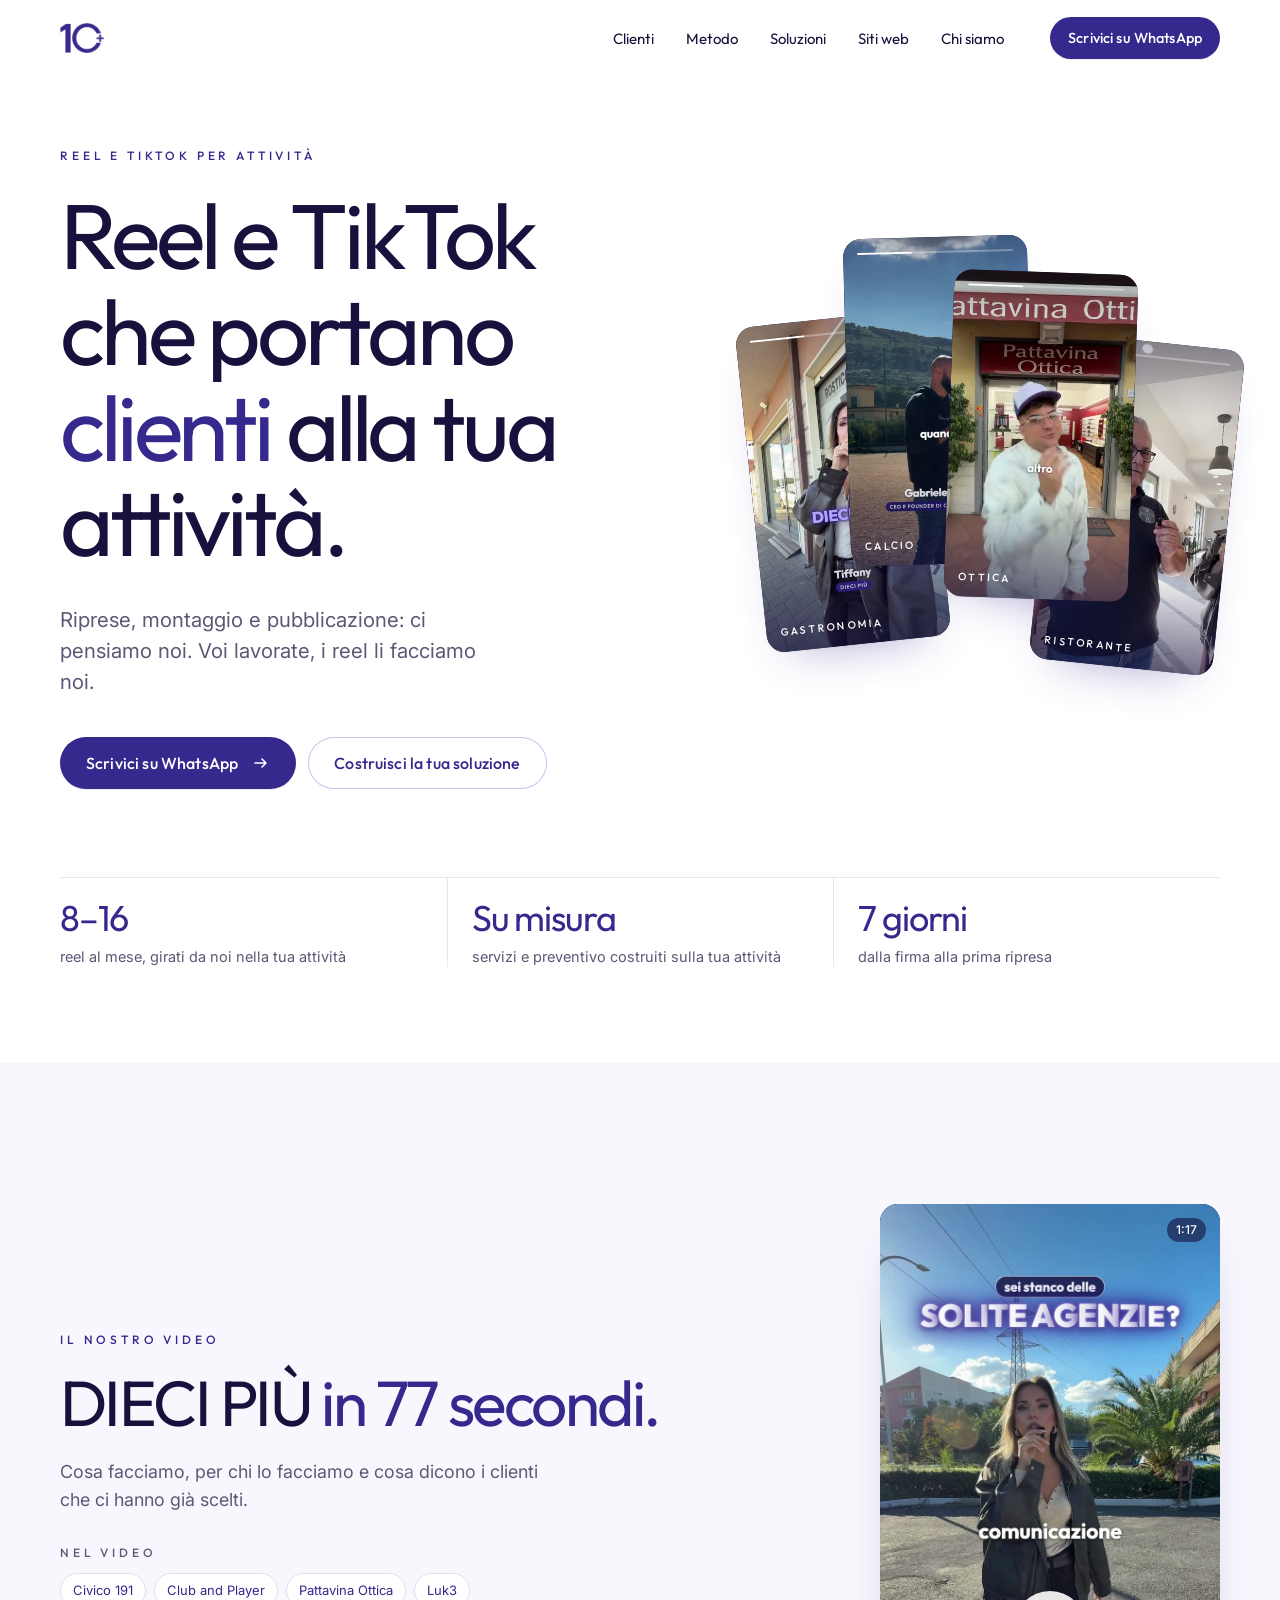
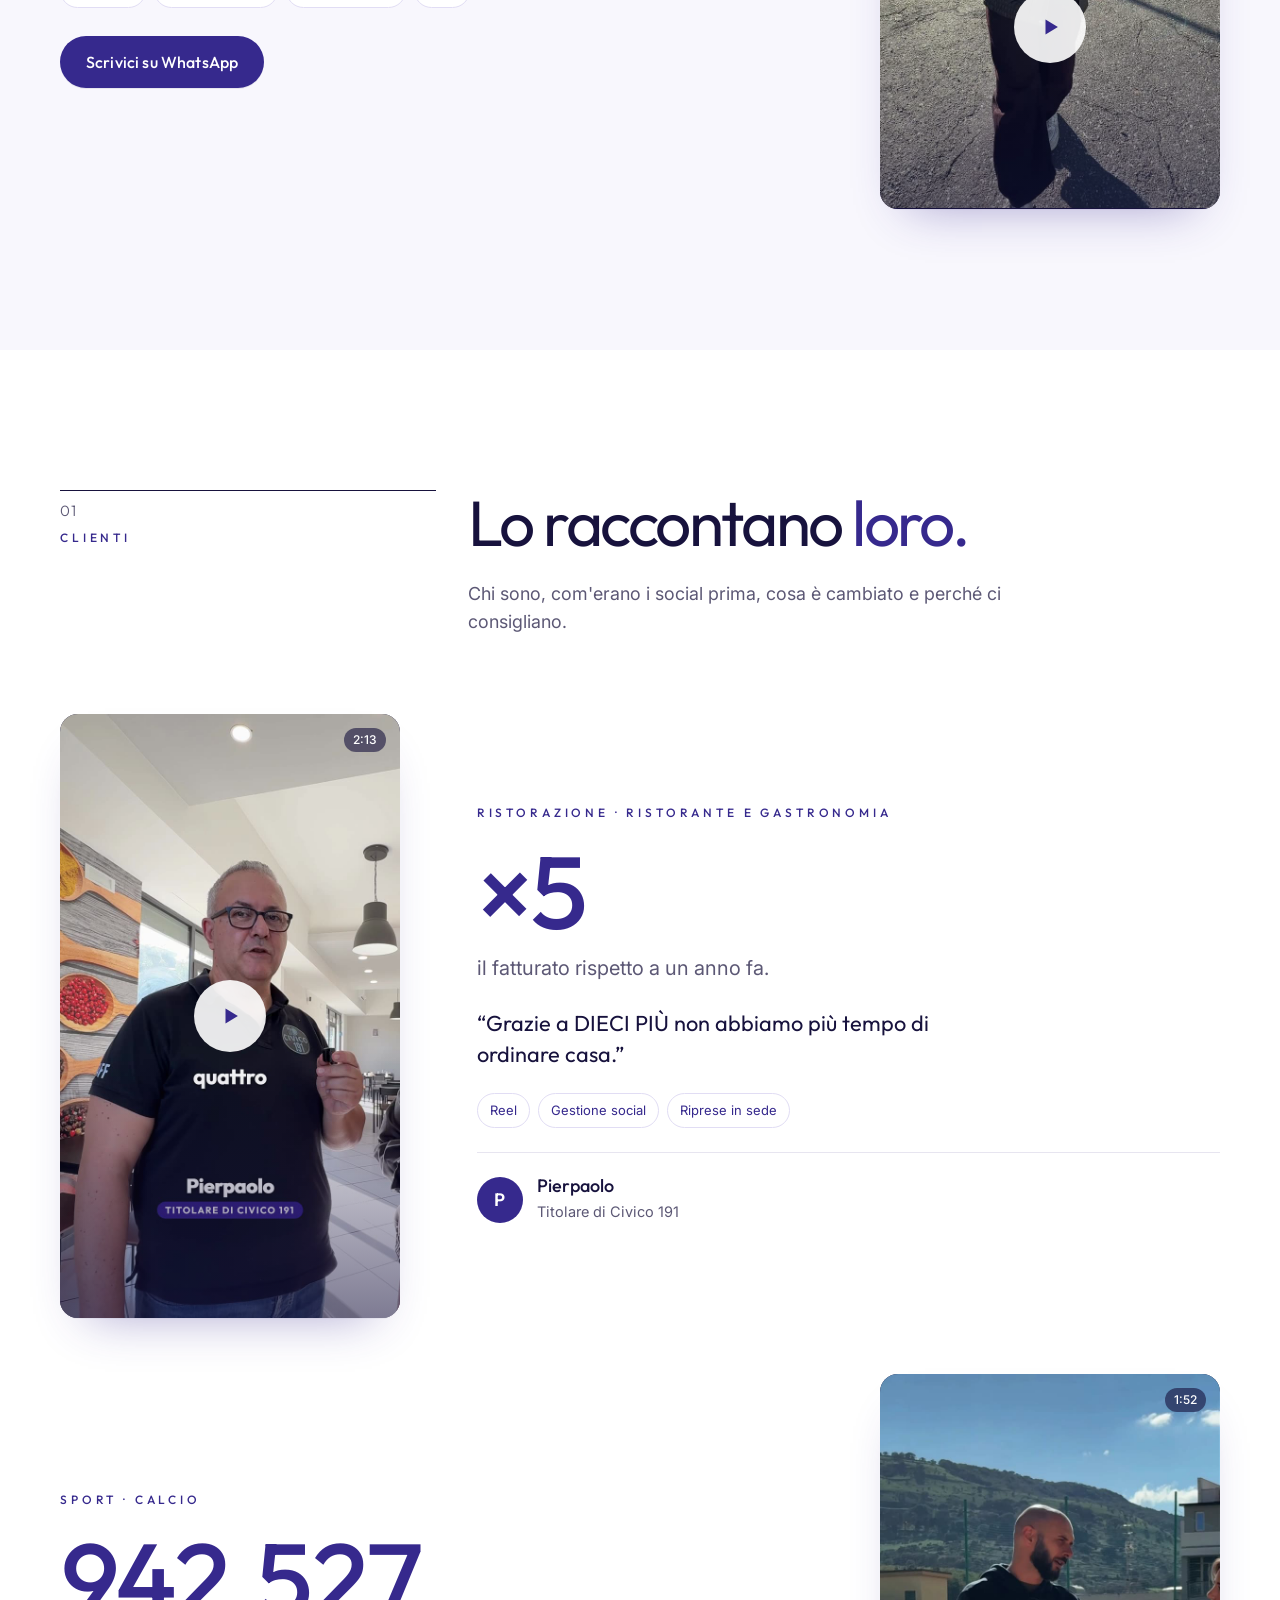
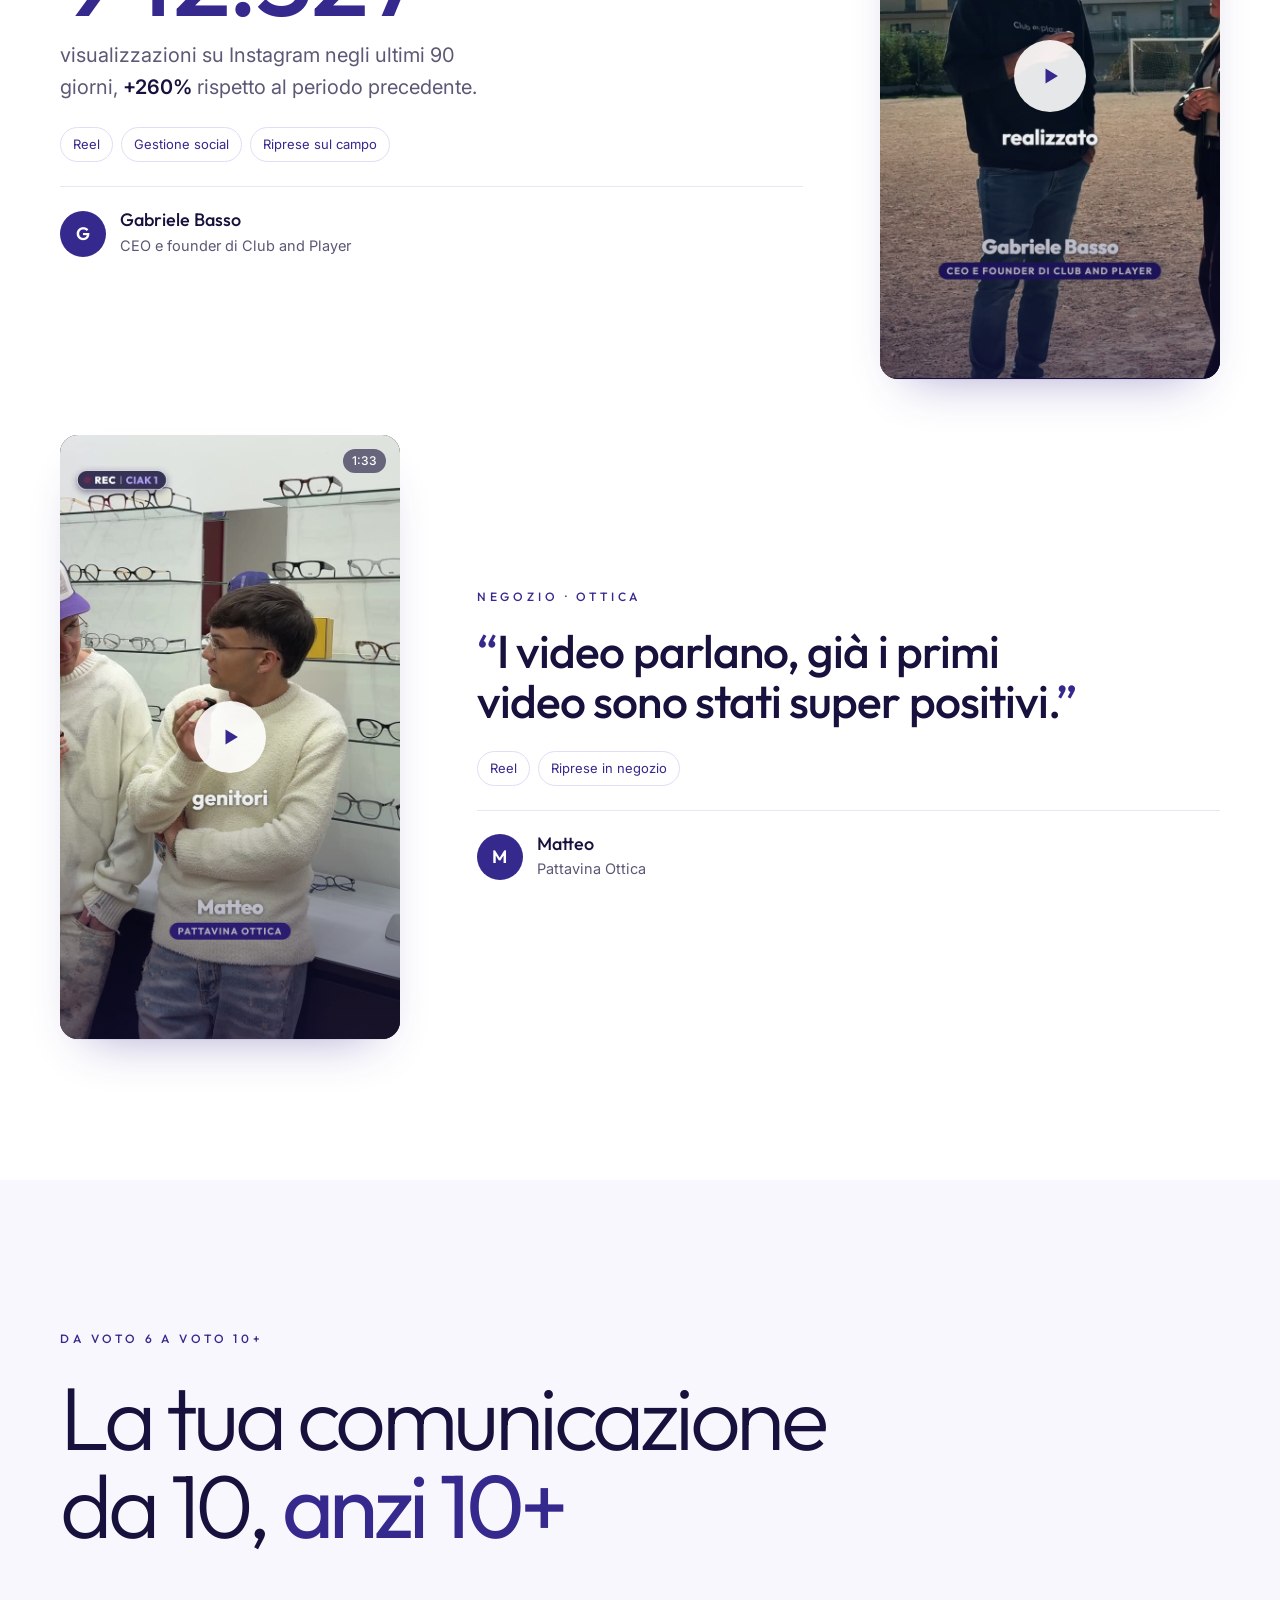
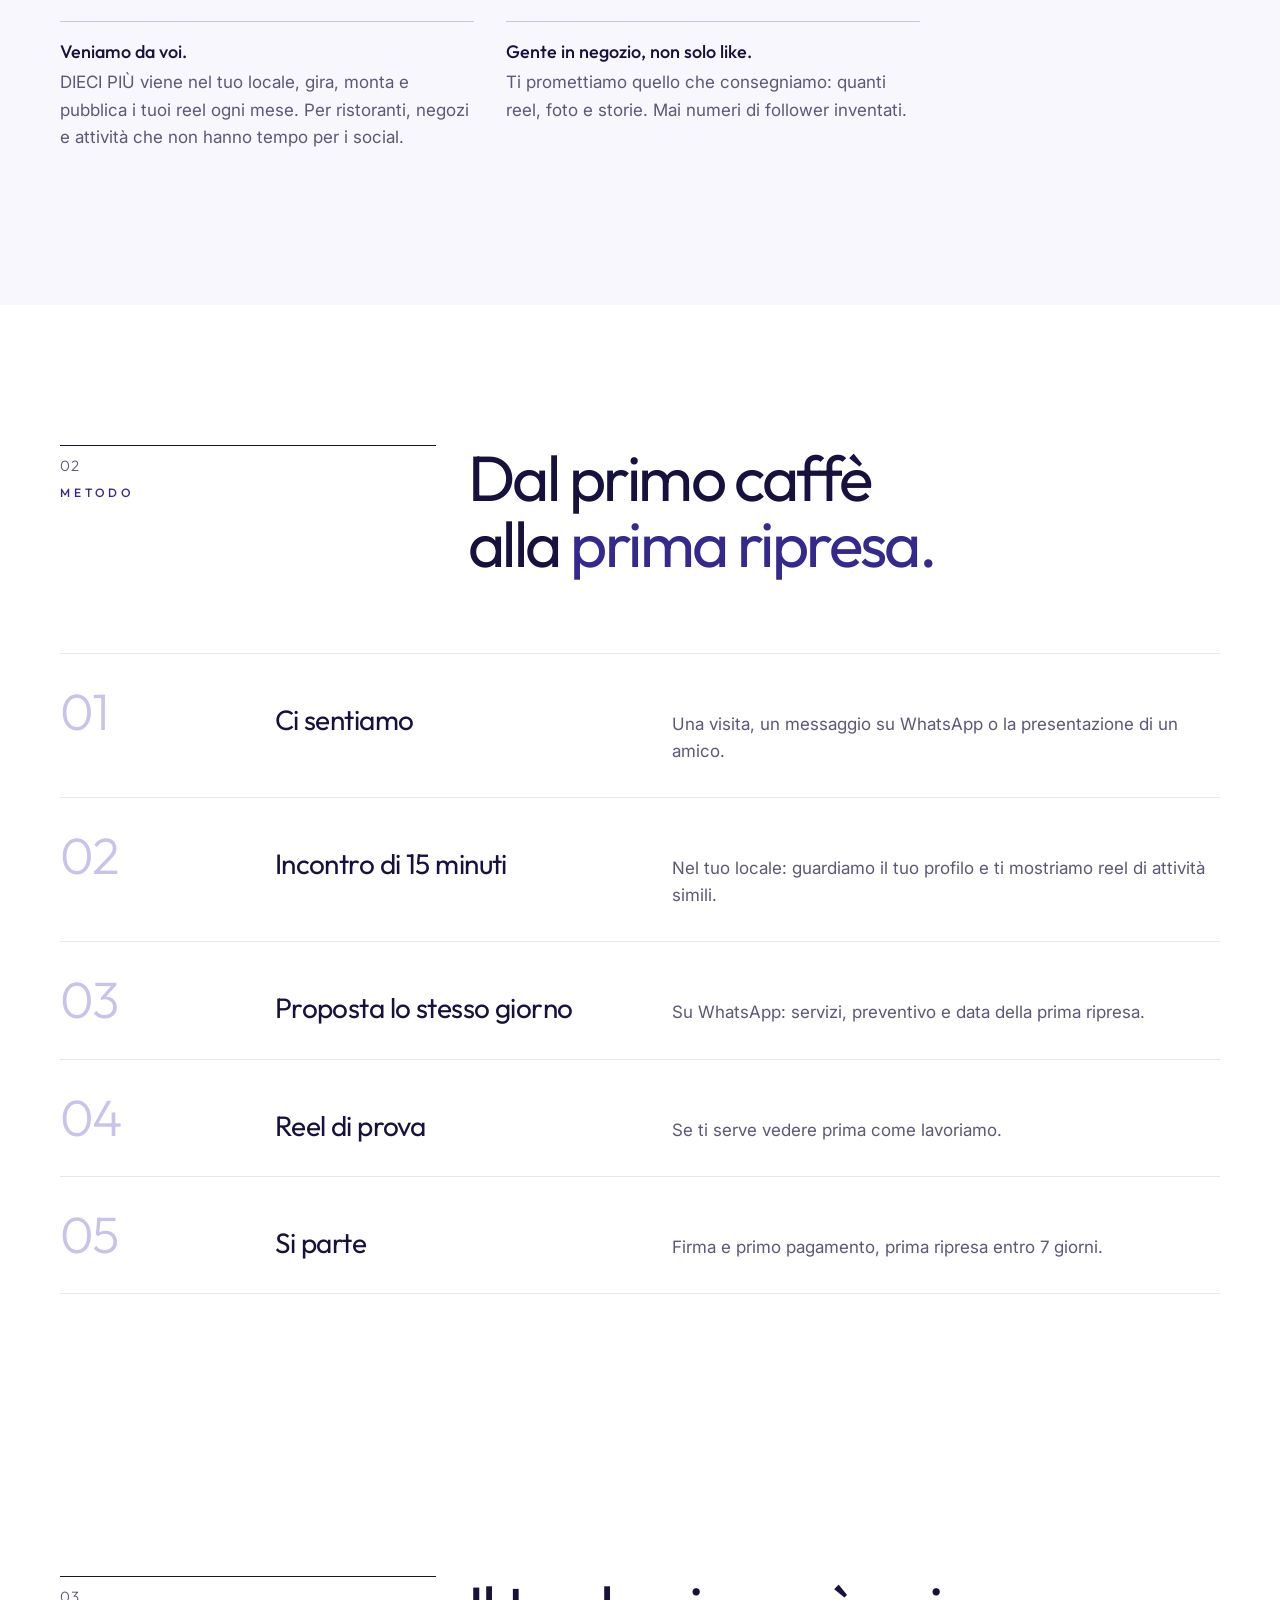
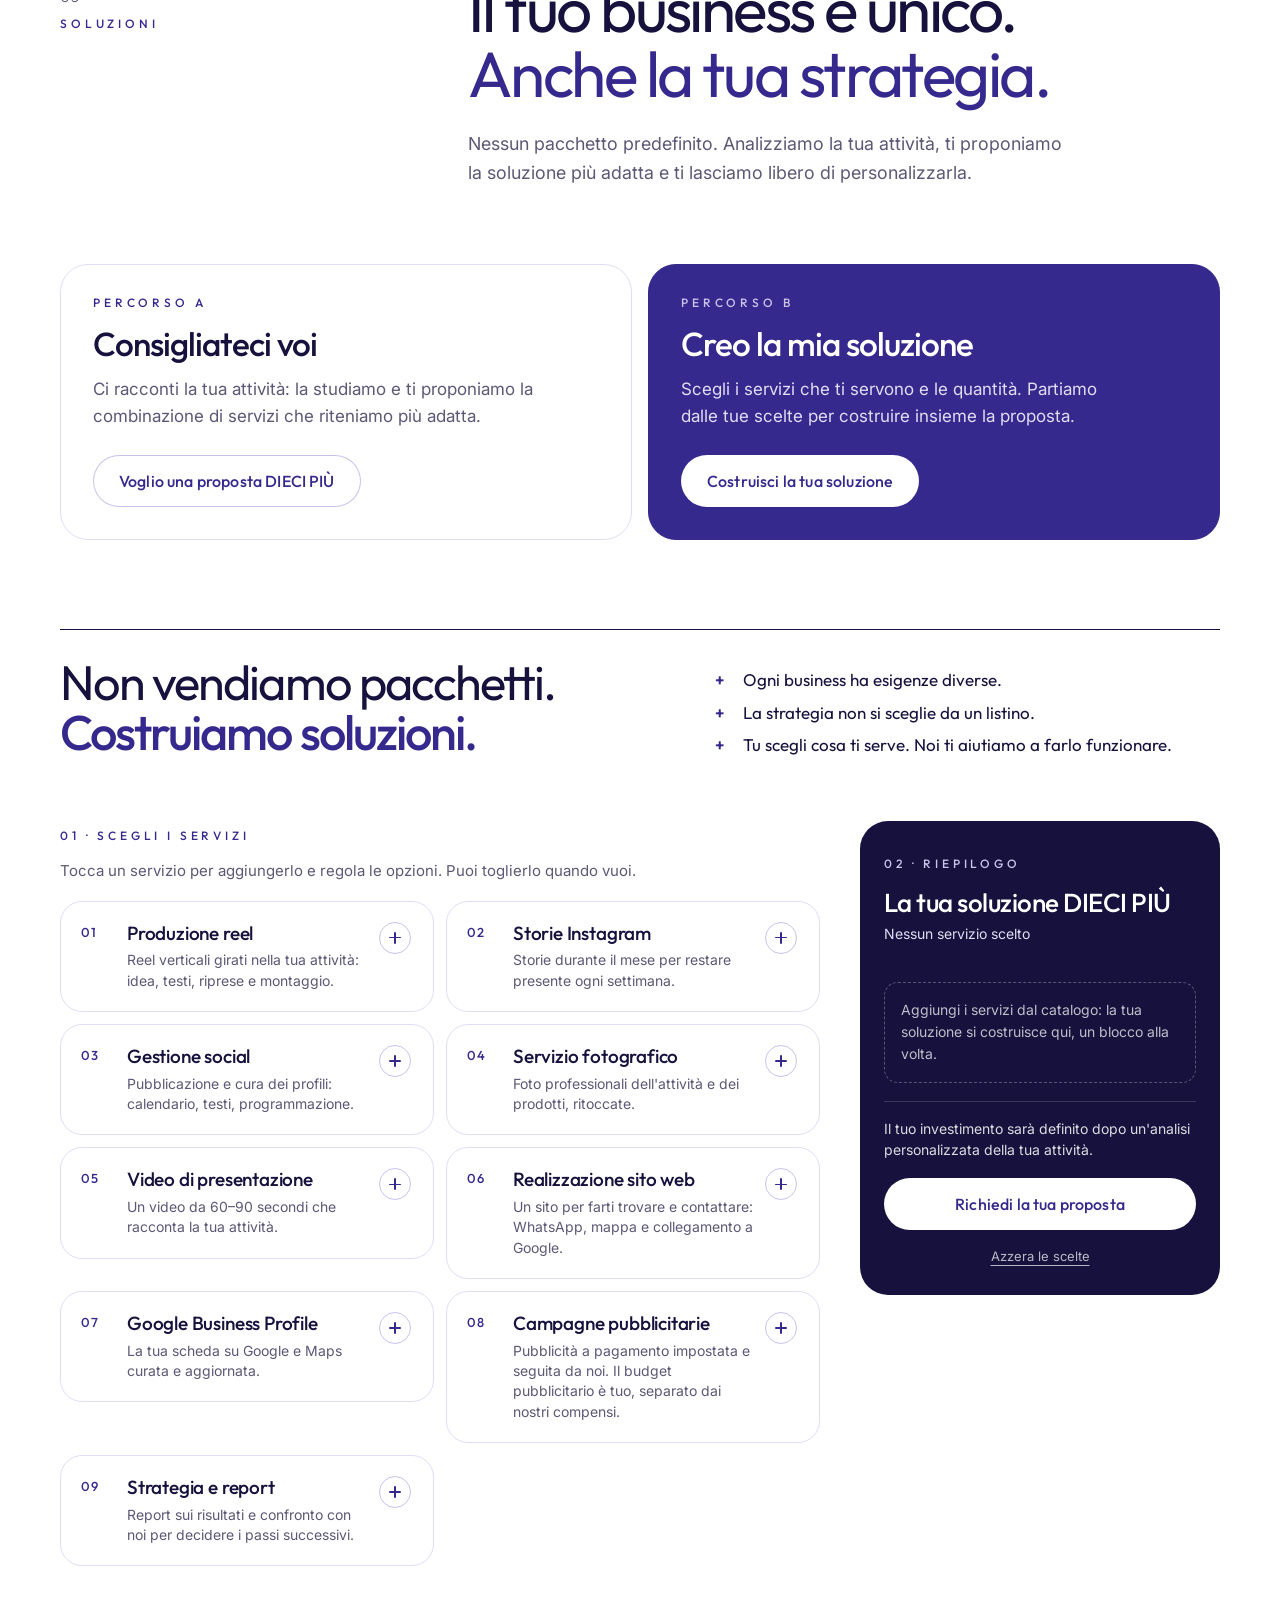
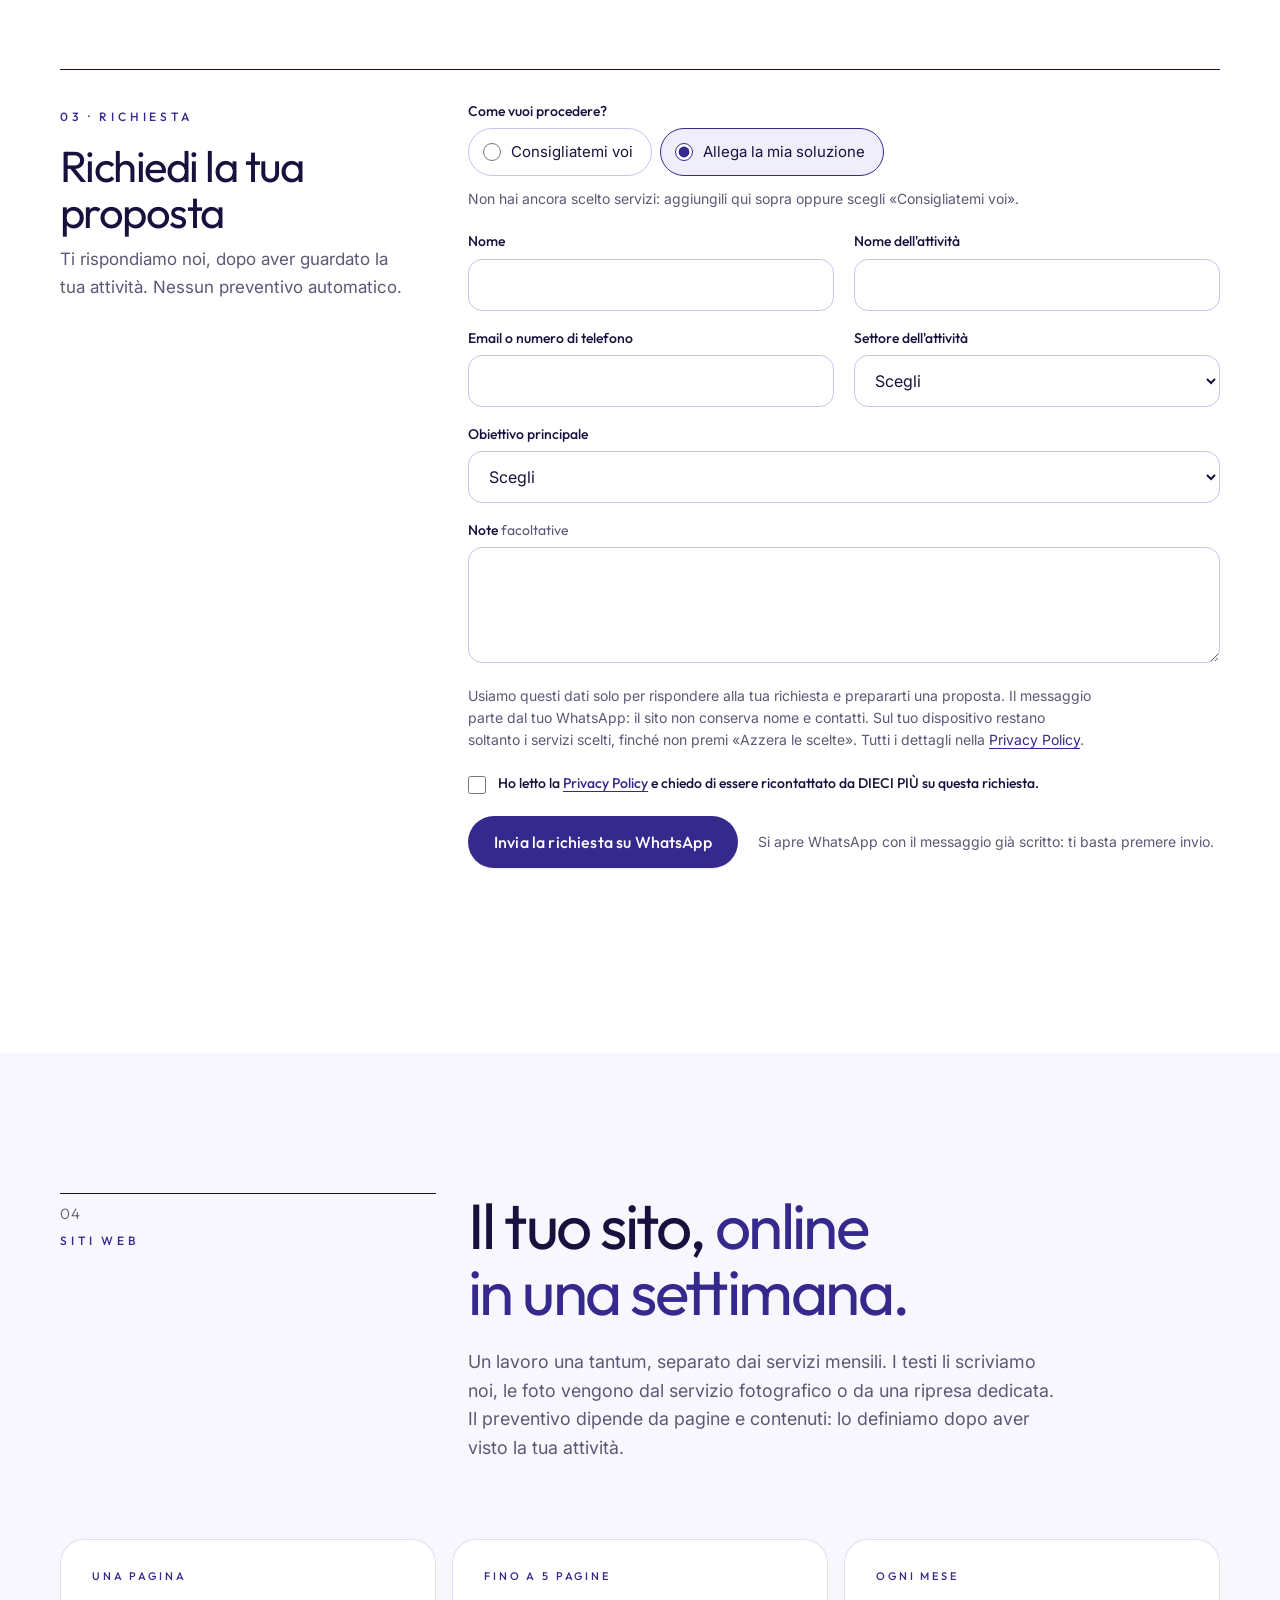
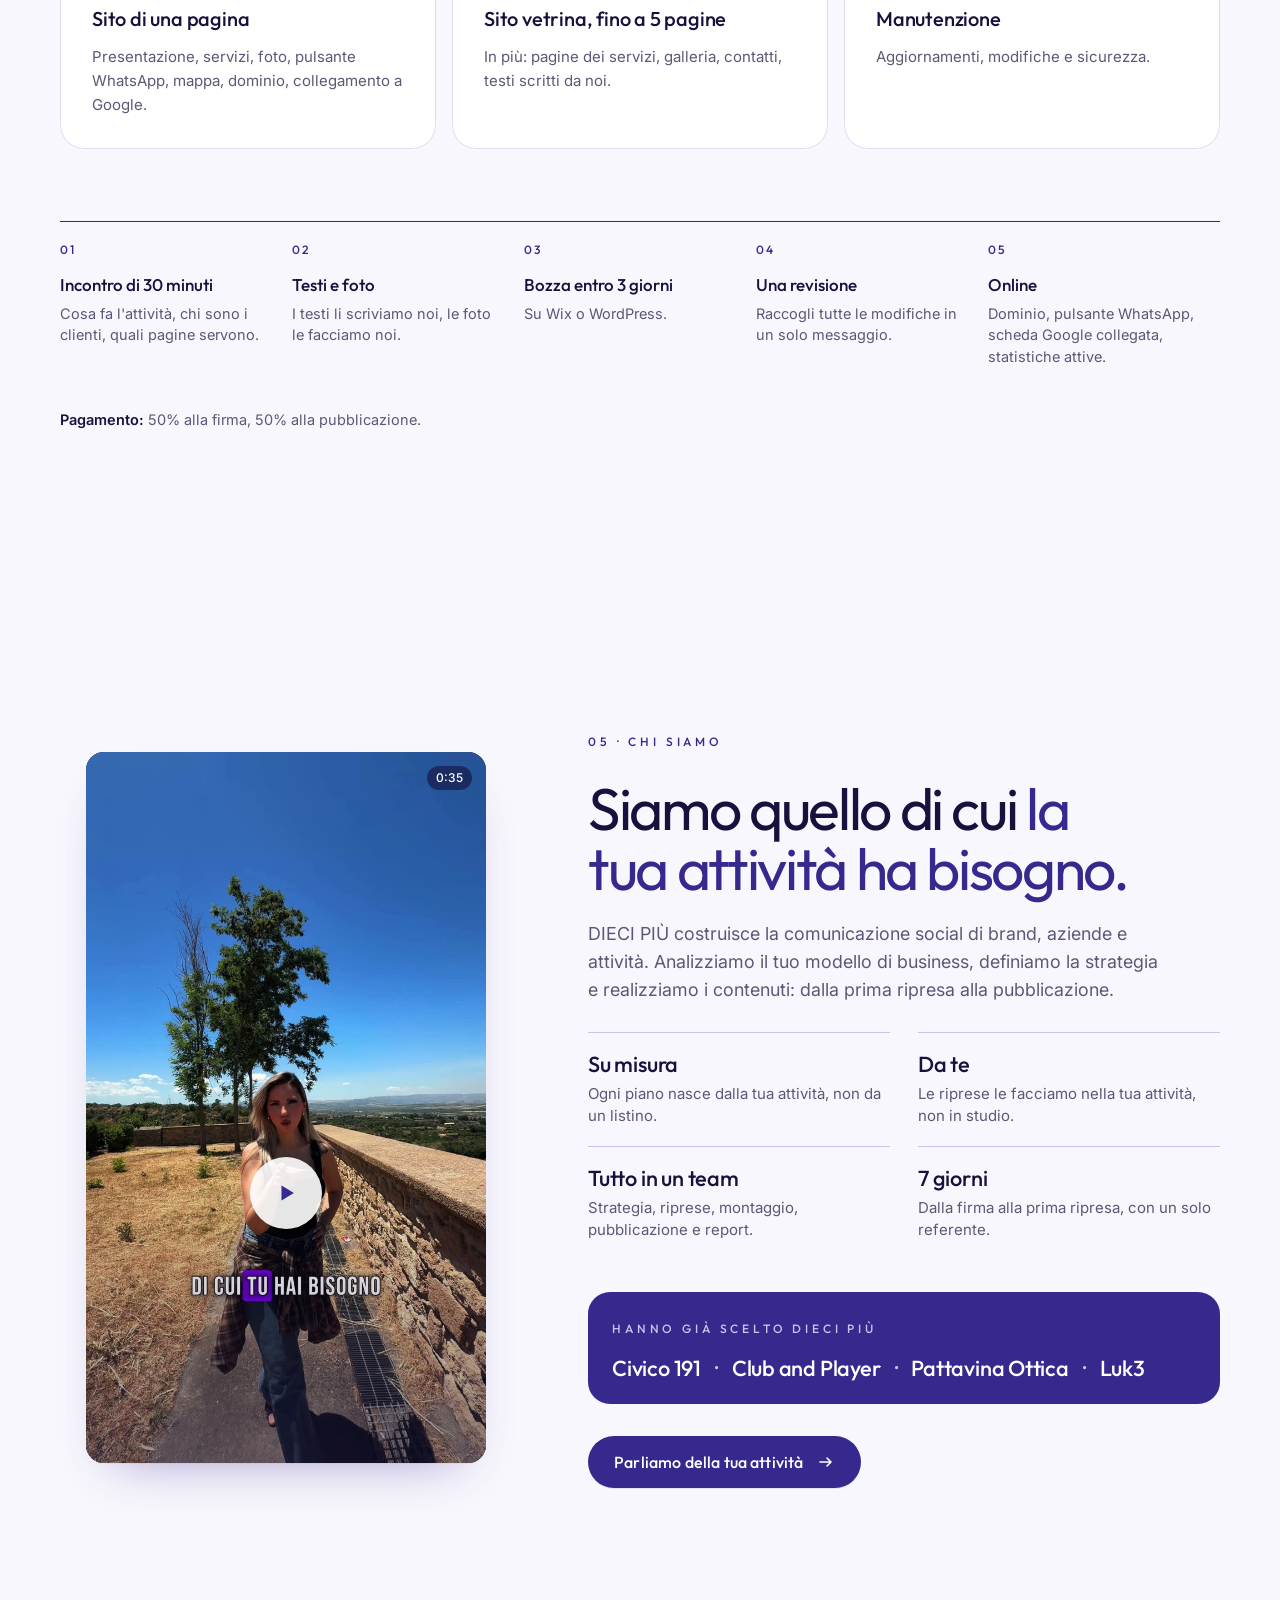
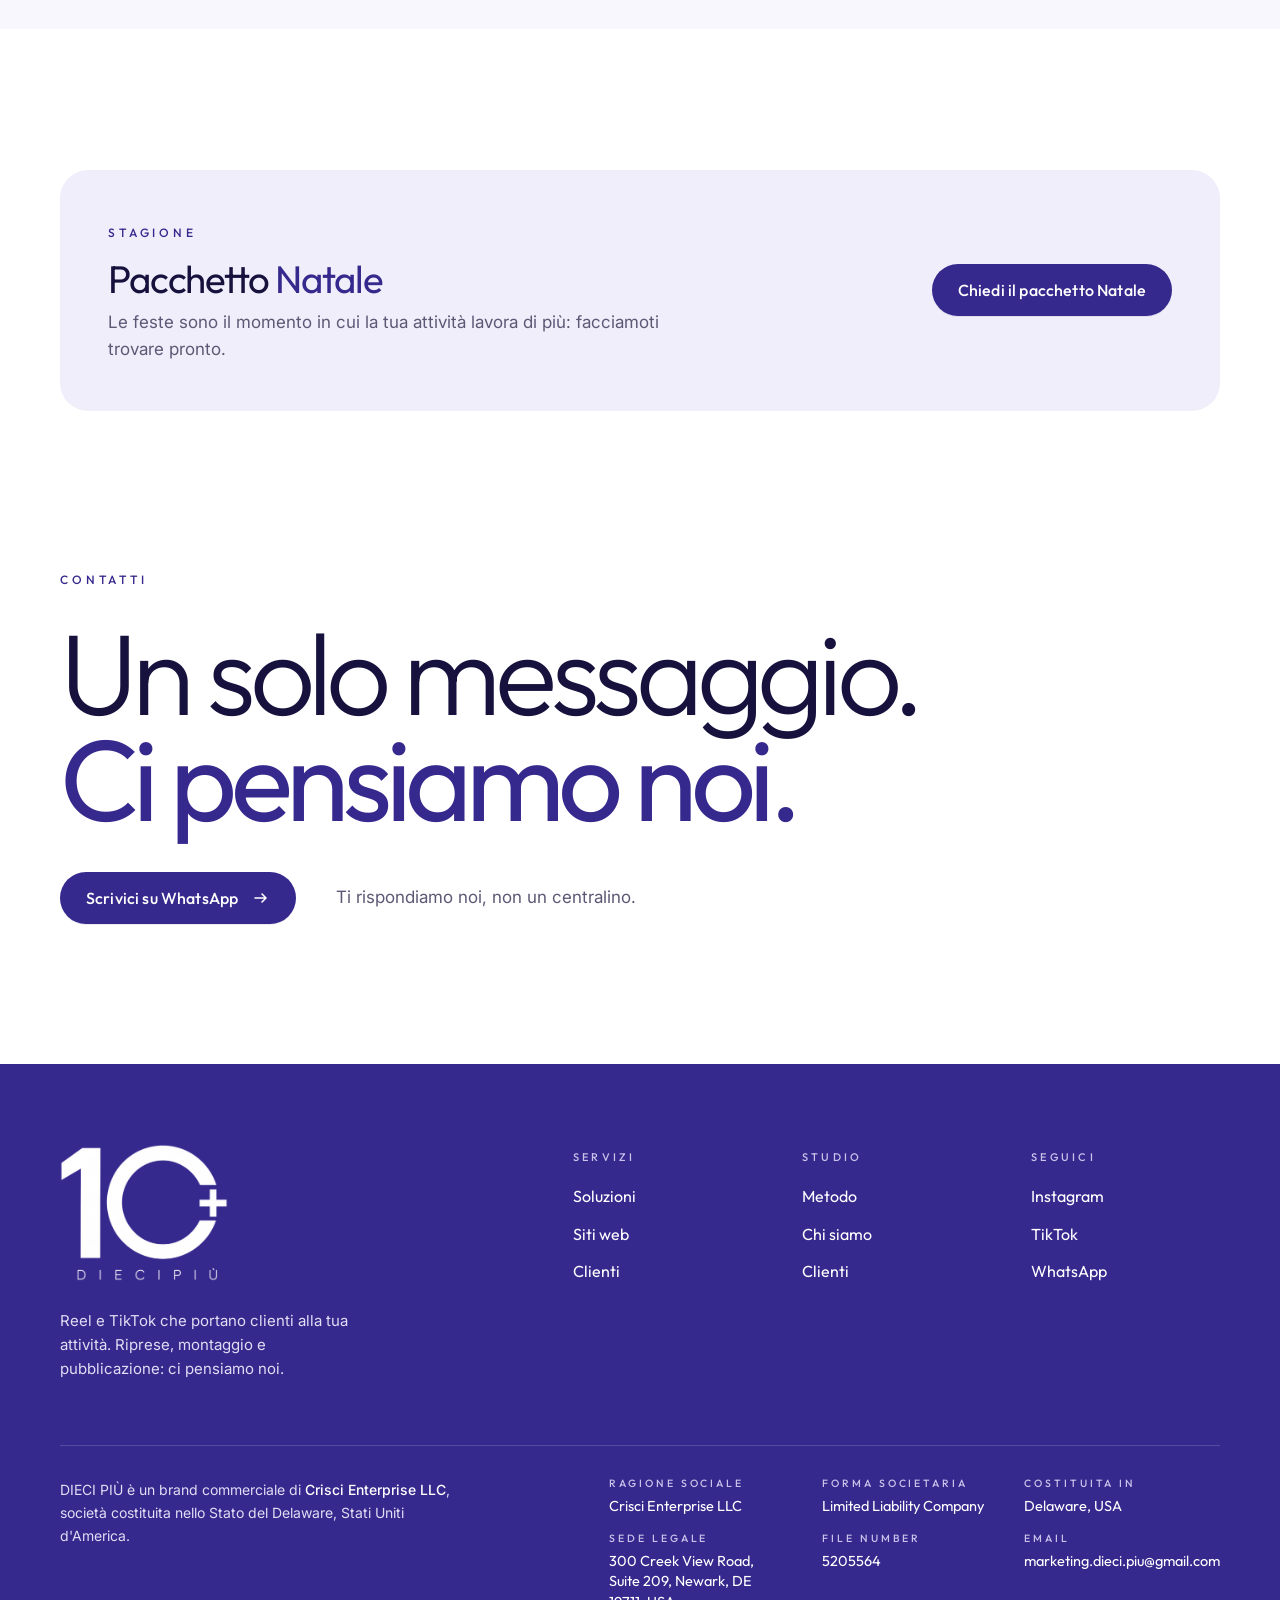
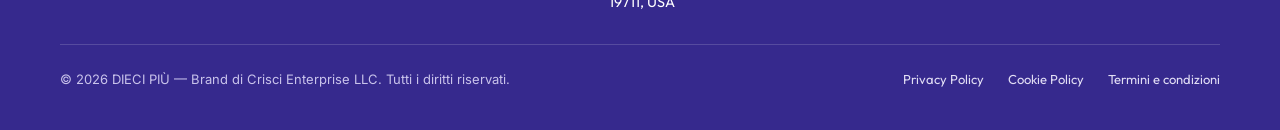
<file: index.html>
<!doctype html>
<html lang="it">
<head>
<meta charset="utf-8">
<meta name="viewport" content="width=device-width, initial-scale=1, viewport-fit=cover">
<title>DIECI PIÙ · Reel e TikTok che portano clienti alla tua attività</title>
<meta name="description" content="DIECI PIÙ gira, monta e pubblica i reel della tua attività ogni mese. Soluzioni su misura.">
<meta name="theme-color" content="#36298D">

<link rel="icon" href="favicon.ico" sizes="any">
<link rel="icon" type="image/png" sizes="32x32" href="assets/brand/favicon-32.png">
<link rel="icon" type="image/png" sizes="16x16" href="assets/brand/favicon-16.png">
<link rel="apple-touch-icon" href="assets/brand/apple-touch-icon.png">
<link rel="manifest" href="site.webmanifest">

<meta property="og:title" content="DIECI PIÙ · Reel e TikTok che portano clienti alla tua attività">
<meta property="og:description" content="Riprese, montaggio e pubblicazione: ci pensiamo noi.">
<meta property="og:image" content="assets/brand/og-image.png">
<meta property="og:locale" content="it_IT">
<script type="application/ld+json">
{
  "@context": "https://schema.org",
  "@type": "Organization",
  "name": "DIECI PIÙ",
  "legalName": "Crisci Enterprise LLC",
  "url": "https://diecipiu.com/",
  "logo": "https://diecipiu.com/assets/brand/logo-dieci-piu.png",
  "sameAs": ["https://www.instagram.com/diecipiu_agency/", "https://www.tiktok.com/@dieci_piu"]
}
</script>

<link rel="preconnect" href="https://fonts.googleapis.com">
<link rel="preconnect" href="https://fonts.gstatic.com" crossorigin>
<link rel="stylesheet" href="https://fonts.googleapis.com/css2?family=Outfit:wght@300;400;500;600&family=Inter:wght@400;500;600&display=swap">
<link rel="stylesheet" href="styles.css">
<link rel="stylesheet" href="mobile.css" media="(max-width: 767.98px)">
<script>document.documentElement.classList.add('js')</script>
</head>
<body>

<!-- ============================ NAVBAR ============================ -->
<header class="nav" id="nav">
  <div class="wrap nav-in">
    <a class="brand" href="#top" aria-label="DIECI PIÙ — torna all'inizio">
      <img src="assets/brand/logo-dieci-piu-mark.png" alt="DIECI PIÙ" width="1600" height="1102">
    </a>
    <ul class="nav-links">
      <li><a href="#clienti">Clienti</a></li>
      <li><a href="#metodo">Metodo</a></li>
      <li><a href="#soluzioni">Soluzioni</a></li>
      <li><a href="#siti">Siti web</a></li>
      <li><a href="#chi-siamo">Chi siamo</a></li>
    </ul>
    <a class="btn btn-primary btn-sm" data-wa href="#contatti">Scrivici su WhatsApp</a>
    <button class="nav-toggle" type="button" aria-expanded="false" aria-controls="menu" aria-label="Apri il menu"><span></span></button>
  </div>
</header>
<nav class="mobile-menu" id="menu" aria-label="Menu">
  <ol>
    <li><a href="#clienti">Clienti</a></li>
    <li><a href="#metodo">Metodo</a></li>
    <li><a href="#soluzioni">Soluzioni</a></li>
    <li><a href="#siti">Siti web</a></li>
    <li><a href="#chi-siamo">Chi siamo</a></li>
  </ol>
  <a class="btn btn-primary" data-wa href="#contatti">Scrivici su WhatsApp</a>
  <ul class="m-only m-menu-social">
    <li><a data-social="instagram" href="#" rel="noopener" target="_blank">Instagram</a></li>
    <li><a data-social="tiktok" href="#" rel="noopener" target="_blank">TikTok</a></li>
  </ul>
</nav>

<main id="top">

<!-- ============================ HERO ============================ -->
<section class="hero wrap" aria-labelledby="hero-title">
  <div class="hero-grid">
    <div>
      <div class="label" data-reveal>Reel e TikTok per attività</div>
      <h1 id="hero-title">
        <span class="line d-only"><span style="--d:.05s">Reel e TikTok</span></span>
        <span class="line d-only"><span style="--d:.12s">che portano</span></span>
        <span class="line d-only"><span style="--d:.19s"><em>clienti</em> alla tua</span></span>
        <span class="line d-only"><span style="--d:.26s">attività.</span></span>
        <span class="line m-only"><span style="--d:.05s">Non solo</span></span>
        <span class="line m-only"><span style="--d:.12s"><em>reel.</em></span></span>
        <span class="line m-only"><span style="--d:.19s">Facciamo</span></span>
        <span class="line m-only"><span style="--d:.26s"><mark>notare</mark></span></span>
        <span class="line m-only"><span style="--d:.33s">la tua</span></span>
        <span class="line m-only"><span style="--d:.40s">attività.</span></span>
      </h1>
      <p class="hero-sub" data-reveal style="--d:.4s">Riprese, montaggio e pubblicazione: ci pensiamo noi. Voi lavorate, i reel li facciamo noi.</p>
      <div class="hero-cta" data-reveal style="--d:.5s">
        <a class="btn btn-primary" data-wa href="#contatti">Scrivici su WhatsApp
          <span class="arrow" aria-hidden="true"><svg viewBox="0 0 18 18"><path d="M3 9h11m-4-4 4 4-4 4" fill="none" stroke="currentColor" stroke-width="1.6" stroke-linecap="round" stroke-linejoin="round"/></svg><svg viewBox="0 0 18 18"><path d="M3 9h11m-4-4 4 4-4 4" fill="none" stroke="currentColor" stroke-width="1.6" stroke-linecap="round" stroke-linejoin="round"/></svg></span>
        </a>
        <a class="btn btn-ghost" href="#soluzioni">Costruisci la tua soluzione</a>
      </div>
    </div>

    <a class="reel-stack" href="#clienti" aria-label="Guarda le testimonianze dei clienti">
      <div class="reel live"><video src="hero-1.mp4" poster="hero-1.jpg" autoplay muted loop playsinline preload="auto"></video><div class="bar"></div><div class="meta"><span>Gastronomia</span></div></div>
      <div class="reel live"><video src="hero-2.mp4" poster="hero-2.jpg" autoplay muted loop playsinline preload="auto"></video><div class="bar"></div><div class="meta"><span>Calcio</span></div></div>
      <div class="reel live"><video src="hero-3.mp4" poster="hero-3.jpg" autoplay muted loop playsinline preload="auto"></video><div class="bar"></div><div class="meta"><span>Ristorante</span></div></div>
      <div class="reel live"><video src="hero-4.mp4" poster="hero-4.jpg" autoplay muted loop playsinline preload="auto"></video><div class="bar"></div><div class="meta"><span>Ottica</span></div></div>
    </a>
  </div>

  <div class="hero-facts" data-reveal style="--d:.6s">
    <div><b>8–16</b><span>reel al mese, girati da noi nella tua attività</span></div>
    <div><b>Su misura</b><span>servizi e preventivo costruiti sulla tua attività</span></div>
    <div><b>7 giorni</b><span>dalla firma alla prima ripresa</span></div>
  </div>
</section>

<!-- ============================ VIDEO PROMO ============================ -->
<section class="section tint promo" id="video" aria-labelledby="promo-title">
  <div class="wrap promo-grid">
    <div class="promo-head" data-reveal>
      <span class="label">Il nostro video</span>
      <h2 id="promo-title">DIECI PIÙ <em>in 77 secondi.</em></h2>
      <p>Cosa facciamo, per chi lo facciamo e cosa dicono i clienti che ci hanno già scelti.</p>
    </div>
    <div class="reel promo-reel" data-reveal style="--d:.1s">
      <video id="v-promo" src="promo-dieci-piu.mp4" poster="promo-dieci-piu.jpg" preload="none" playsinline></video>
      <span class="dur">1:17</span>
      <button class="play play-btn" type="button" data-play="v-promo" aria-label="Guarda il video di presentazione di DIECI PIÙ"><svg viewBox="0 0 16 16" aria-hidden="true"><path d="M4 2.5v11l9-5.5z" fill="currentColor"/></svg></button>
    </div>
    <div class="promo-foot" data-reveal style="--d:.2s">
      <span class="label muted">Nel video</span>
      <ul class="voice-tags"><li>Civico 191</li><li>Club and Player</li><li>Pattavina Ottica</li><li>Luk3</li></ul>
      <a class="btn btn-primary" data-wa data-msg="Ciao DIECI PIÙ, ho visto il vostro video e vorrei informazioni per la mia attività." href="#contatti">Scrivici su WhatsApp</a>
    </div>
  </div>
</section>

<!-- ============================ LAVORI (solo mobile) ============================ -->
<section class="m-only m-work" id="lavori" aria-labelledby="mwork-title">
  <div class="wrap">
    <div class="m-head" data-reveal>
      <span class="label">Lavori reali</span>
      <h2 id="mwork-title">Un progetto <em>alla volta.</em></h2>
      <p>Reel verticali girati sul posto e montati da noi. Scorri.</p>
    </div>
  </div>
  <ul class="m-slides" aria-label="Reel realizzati">
    <li class="m-slide" data-reveal>
      <figure>
        <div class="m-frame"><video src="hero-1.mp4" poster="hero-1.jpg" muted loop playsinline preload="none" aria-hidden="true"></video></div>
        <figcaption><span class="m-num">01</span><b>Gastronomia</b><span>Reel · girato in sede</span></figcaption>
      </figure>
    </li>
    <li class="m-slide" data-reveal style="--d:.08s">
      <figure>
        <div class="m-frame"><video src="hero-2.mp4" poster="hero-2.jpg" muted loop playsinline preload="none" aria-hidden="true"></video></div>
        <figcaption><span class="m-num">02</span><b>Calcio</b><span>Reel · girato sul campo</span></figcaption>
      </figure>
    </li>
    <li class="m-slide" data-reveal style="--d:.16s">
      <figure>
        <div class="m-frame"><video src="hero-3.mp4" poster="hero-3.jpg" muted loop playsinline preload="none" aria-hidden="true"></video></div>
        <figcaption><span class="m-num">03</span><b>Ristorante</b><span>Reel · girato in sede</span></figcaption>
      </figure>
    </li>
  </ul>
  <div class="wrap m-work-foot">
    <div class="m-count" aria-hidden="true"><b>01</b> / 03</div>
    <a class="btn btn-primary" data-wa data-msg="Ciao DIECI PIÙ, vorrei dei reel così per la mia attività." href="#contatti">Voglio reel così</a>
  </div>
</section>

<!-- ============================ TESTIMONIANZE ============================ -->
<section class="section" id="clienti" aria-labelledby="clienti-title">
  <div class="wrap">
    <div class="section-head">
      <div class="index" data-reveal><span class="n">01</span><span class="label">Clienti</span></div>
      <div data-reveal style="--d:.1s">
        <h2 id="clienti-title">Lo raccontano <em>loro.</em></h2>
        <p>Chi sono, com'erano i social prima, cosa è cambiato e perché ci consigliano.</p>
      </div>
    </div>
    <!-- Una figura per ogni video-testimonianza (liberatoria firmata).
         Per aggiungerne una: copiare <figure class="voice-feature">, cambiare video, poster e testi. -->
    <div class="voices-list">
      <figure class="voice-feature" data-reveal>
        <div class="m-only m-client"><span class="label">Ristorazione · Ristorante e Gastronomia</span><h3>Civico 191</h3></div>
        <div class="reel">
          <video id="v-civico191" src="civico191.mp4" poster="civico191.jpg" preload="none" playsinline></video>
          <span class="dur">2:13</span>
          <button class="play play-btn" type="button" data-play="v-civico191" aria-label="Guarda la testimonianza di Civico 191"><svg viewBox="0 0 16 16" aria-hidden="true"><path d="M4 2.5v11l9-5.5z" fill="currentColor"/></svg></button>
        </div>
        <figcaption>
          <span class="label">Ristorazione · Ristorante e Gastronomia</span>
          <div class="voice-stat"><b>×5</b><span>il fatturato rispetto a un anno fa.</span></div>
          <p class="voice-quote">“Grazie a DIECI PIÙ non abbiamo più tempo di ordinare casa.”</p>
          <ul class="voice-tags"><li>Reel</li><li>Gestione social</li><li>Riprese in sede</li></ul>
          <div class="voice-who"><span class="av" aria-hidden="true">P</span><div><b>Pierpaolo</b><span>Titolare di Civico 191</span></div></div>
        </figcaption>
      </figure>

      <figure class="voice-feature rev" data-reveal>
        <div class="m-only m-client"><span class="label">Sport · Calcio</span><h3>Club and Player</h3></div>
        <div class="reel">
          <video id="v-clubplayer" src="club-and-player.mp4" poster="club-and-player.jpg" preload="none" playsinline></video>
          <span class="dur">1:52</span>
          <button class="play play-btn" type="button" data-play="v-clubplayer" aria-label="Guarda la testimonianza di Club and Player"><svg viewBox="0 0 16 16" aria-hidden="true"><path d="M4 2.5v11l9-5.5z" fill="currentColor"/></svg></button>
        </div>
        <figcaption>
          <span class="label">Sport · Calcio</span>
          <div class="voice-stat"><b>942.527</b><span>visualizzazioni su Instagram negli ultimi 90 giorni, <em>+260%</em> rispetto al periodo precedente.</span></div>
          <ul class="voice-tags"><li>Reel</li><li>Gestione social</li><li>Riprese sul campo</li></ul>
          <div class="voice-who"><span class="av" aria-hidden="true">G</span><div><b>Gabriele Basso</b><span>CEO e founder di Club and Player</span></div></div>
        </figcaption>
      </figure>

      <figure class="voice-feature" data-reveal>
        <div class="m-only m-client"><span class="label">Negozio · Ottica</span><h3>Pattavina Ottica</h3></div>
        <div class="reel">
          <video id="v-pattavina" src="pattavina-ottica.mp4" poster="pattavina-ottica.jpg" preload="none" playsinline></video>
          <span class="dur">1:33</span>
          <button class="play play-btn" type="button" data-play="v-pattavina" aria-label="Guarda la testimonianza di Pattavina Ottica"><svg viewBox="0 0 16 16" aria-hidden="true"><path d="M4 2.5v11l9-5.5z" fill="currentColor"/></svg></button>
        </div>
        <figcaption>
          <span class="label">Negozio · Ottica</span>
          <blockquote>I video parlano, già i primi video sono stati super positivi.</blockquote>
          <ul class="voice-tags"><li>Reel</li><li>Riprese in negozio</li></ul>
          <div class="voice-who"><span class="av" aria-hidden="true">M</span><div><b>Matteo</b><span>Pattavina Ottica</span></div></div>
        </figcaption>
      </figure>
    </div>
  </div>
</section>

<!-- ============================ MANIFESTO ============================ -->
<section class="manifesto" aria-label="Come lavoriamo">
  <div class="wrap">
    <div class="label" data-reveal>Da voto 6 a voto 10+</div>
    <blockquote data-reveal style="--d:.1s">La tua comunicazione <span style="white-space:nowrap">da 10, <b>anzi 10+</b></span></blockquote>
    <div class="pair">
      <p data-reveal style="--d:.2s"><b>Veniamo da voi.</b>DIECI PIÙ viene nel tuo locale, gira, monta e pubblica i tuoi reel ogni mese. Per ristoranti, negozi e attività che non hanno tempo per i social.</p>
      <p data-reveal style="--d:.3s"><b>Gente in negozio, non solo like.</b>Ti promettiamo quello che consegniamo: quanti reel, foto e storie. Mai numeri di follower inventati.</p>
    </div>
  </div>
</section>

<!-- ============================ METODO ============================ -->
<section class="section" id="metodo" aria-labelledby="metodo-title">
  <div class="wrap">
    <div class="section-head">
      <div class="index" data-reveal><span class="n">02</span><span class="label">Metodo</span></div>
      <div data-reveal style="--d:.1s">
        <h2 id="metodo-title">Dal primo caffè alla <em>prima ripresa.</em></h2>
      </div>
    </div>
    <ol class="steps">
      <li data-reveal><b>Ci sentiamo</b><span>Una visita, un messaggio su WhatsApp o la presentazione di un amico.</span></li>
      <li data-reveal><b>Incontro di 15 minuti</b><span>Nel tuo locale: guardiamo il tuo profilo e ti mostriamo reel di attività simili.</span></li>
      <li data-reveal><b>Proposta lo stesso giorno</b><span>Su WhatsApp: servizi, preventivo e data della prima ripresa.</span></li>
      <li data-reveal><b>Reel di prova</b><span>Se ti serve vedere prima come lavoriamo.</span></li>
      <li data-reveal><b>Si parte</b><span>Firma e primo pagamento, prima ripresa entro 7 giorni.</span></li>
    </ol>
  </div>
</section>

<!-- ============================ SOLUZIONI SU MISURA ============================ -->
<!-- I servizi del configuratore sono in configuratore.js (CATALOGO_SERVIZI). -->
<section class="section soluzioni" id="soluzioni" aria-labelledby="soluzioni-title">
  <div class="wrap">
    <div class="section-head">
      <div class="index" data-reveal><span class="n">03</span><span class="label">Soluzioni</span></div>
      <div data-reveal style="--d:.1s">
        <h2 id="soluzioni-title">Il tuo business è unico. <em>Anche la tua strategia.</em></h2>
        <p>Nessun pacchetto predefinito. Analizziamo la tua attività, ti proponiamo la soluzione più adatta e ti lasciamo libero di personalizzarla.</p>
      </div>
    </div>

    <div class="sol-paths">
      <article class="sol-path" data-reveal>
        <span class="label">Percorso A</span>
        <h3>Consigliateci voi</h3>
        <p>Ci racconti la tua attività: la studiamo e ti proponiamo la combinazione di servizi che riteniamo più adatta.</p>
        <button class="btn btn-ghost" type="button" data-path="a">Voglio una proposta DIECI PIÙ</button>
      </article>
      <article class="sol-path sol-path-b" data-reveal style="--d:.1s">
        <span class="label">Percorso B</span>
        <h3>Creo la mia soluzione</h3>
        <p>Scegli i servizi che ti servono e le quantità. Partiamo dalle tue scelte per costruire insieme la proposta.</p>
        <button class="btn btn-primary" type="button" data-path="b">Costruisci la tua soluzione</button>
      </article>
    </div>

    <div class="sol-claims" data-reveal>
      <p class="sol-claim">Non vendiamo pacchetti. <b>Costruiamo soluzioni.</b></p>
      <ul>
        <li>Ogni business ha esigenze diverse.</li>
        <li>La strategia non si sceglie da un listino.</li>
        <li>Tu scegli cosa ti serve. Noi ti aiutiamo a farlo funzionare.</li>
      </ul>
    </div>

    <div class="sol-builder" id="costruisci">
      <div class="sol-catalog-wrap">
        <div class="sol-step"><span class="label">01 · Scegli i servizi</span><p>Tocca un servizio per aggiungerlo e regola le opzioni. Puoi toglierlo quando vuoi.</p></div>
        <div class="sol-catalog" data-catalogo></div>
        <noscript><p class="sol-noscript">Per costruire la tua soluzione serve JavaScript attivo. Puoi comunque scriverci dai contatti in fondo alla pagina.</p></noscript>
      </div>

      <aside class="sol-summary" aria-labelledby="sol-sum-title">
        <div class="sol-summary-in">
          <span class="label">02 · Riepilogo</span>
          <h3 id="sol-sum-title">La tua soluzione DIECI PIÙ</h3>
          <p class="sol-count" data-count aria-live="polite">Nessun servizio scelto</p>
          <ol class="sol-stack" data-stack aria-label="Servizi scelti"></ol>
          <p class="sol-empty" data-empty>Aggiungi i servizi dal catalogo: la tua soluzione si costruisce qui, un blocco alla volta.</p>
          <p class="sol-note">Il tuo investimento sarà definito dopo un'analisi personalizzata della tua attività.</p>
          <button class="btn btn-primary sol-cta" type="button" data-to-form>Richiedi la tua proposta</button>
          <button class="sol-reset" type="button" data-reset>Azzera le scelte</button>
        </div>
      </aside>

      <div class="sol-bar" data-bar aria-hidden="true">
        <span data-count>Nessun servizio scelto</span>
        <button class="btn btn-primary btn-sm" type="button" data-to-form tabindex="-1">Richiedi la proposta</button>
      </div>
    </div>

    <form class="sol-form" id="richiesta" novalidate aria-labelledby="sol-form-title">
      <div class="sol-form-head">
        <span class="label">03 · Richiesta</span>
        <h3 id="sol-form-title">Richiedi la tua proposta</h3>
        <p>Ti rispondiamo noi, dopo aver guardato la tua attività. Nessun preventivo automatico.</p>
      </div>

      <fieldset class="sol-field sol-mode">
        <legend>Come vuoi procedere?</legend>
        <div class="sol-radios">
          <label><input type="radio" name="percorso" value="a"> <span>Consigliatemi voi</span></label>
          <label><input type="radio" name="percorso" value="b" checked> <span>Allega la mia soluzione</span></label>
        </div>
        <p class="sol-attach" data-attach></p>
        <p class="field-err" data-err="percorso" hidden></p>
      </fieldset>

      <div class="sol-grid">
        <div class="sol-field">
          <label for="f-nome">Nome</label>
          <input id="f-nome" name="nome" type="text" autocomplete="name" required aria-describedby="e-nome">
          <p class="field-err" id="e-nome" data-err="nome" hidden></p>
        </div>
        <div class="sol-field">
          <label for="f-attivita">Nome dell'attività</label>
          <input id="f-attivita" name="attivita" type="text" autocomplete="organization" required aria-describedby="e-attivita">
          <p class="field-err" id="e-attivita" data-err="attivita" hidden></p>
        </div>
        <div class="sol-field">
          <label for="f-contatto">Email o numero di telefono</label>
          <input id="f-contatto" name="contatto" type="text" autocomplete="email" required aria-describedby="e-contatto">
          <p class="field-err" id="e-contatto" data-err="contatto" hidden></p>
        </div>
        <div class="sol-field">
          <label for="f-settore">Settore dell'attività</label>
          <select id="f-settore" name="settore" required aria-describedby="e-settore">
            <option value="">Scegli</option>
            <option>Ristorazione</option>
            <option>Negozio</option>
            <option>Bellezza e benessere</option>
            <option>Sport e fitness</option>
            <option>Immobiliare o auto</option>
            <option>Agroalimentare</option>
            <option>Eventi e spettacolo</option>
            <option>Startup</option>
            <option>Altro</option>
          </select>
          <p class="field-err" id="e-settore" data-err="settore" hidden></p>
        </div>
        <div class="sol-field sol-wide">
          <label for="f-obiettivo">Obiettivo principale</label>
          <select id="f-obiettivo" name="obiettivo" required aria-describedby="e-obiettivo">
            <option value="">Scegli</option>
            <option>Farmi conoscere in zona</option>
            <option>Portare più clienti nella mia attività</option>
            <option>Lanciare una nuova attività</option>
            <option>Curare l'immagine online</option>
            <option>Avere un sito web</option>
            <option>Altro</option>
          </select>
          <p class="field-err" id="e-obiettivo" data-err="obiettivo" hidden></p>
        </div>
        <div class="sol-field sol-wide">
          <label for="f-note">Note <span class="opt-tag">facoltative</span></label>
          <textarea id="f-note" name="note" rows="4"></textarea>
        </div>
      </div>

      <div class="sol-field sol-consent">
        <p class="sol-privacy" id="sol-privacy">Usiamo questi dati solo per rispondere alla tua richiesta e prepararti una proposta. Il messaggio parte dal tuo WhatsApp: il sito non conserva nome e contatti. Sul tuo dispositivo restano soltanto i servizi scelti, finché non premi «Azzera le scelte». Tutti i dettagli nella <a href="privacy.html" target="_blank" rel="noopener">Privacy Policy</a>.</p>
        <label class="sol-check"><input type="checkbox" name="consenso" required aria-describedby="sol-privacy e-consenso"> <span>Ho letto la <a href="privacy.html" target="_blank" rel="noopener">Privacy Policy</a> e chiedo di essere ricontattato da DIECI PIÙ su questa richiesta.</span></label>
        <p class="field-err" id="e-consenso" data-err="consenso" hidden></p>
      </div>

      <div class="sol-send">
        <button class="btn btn-primary" type="submit">Invia la richiesta su WhatsApp</button>
        <p class="sol-send-note">Si apre WhatsApp con il messaggio già scritto: ti basta premere invio.</p>
      </div>
      <p class="form-status" data-status role="status" tabindex="-1" hidden></p>
    </form>
  </div>
</section>

<!-- ============================ SITI WEB ============================ -->
<section class="section tint" id="siti" aria-labelledby="siti-title">
  <div class="wrap">
    <div class="section-head">
      <div class="index" data-reveal><span class="n">04</span><span class="label">Siti web</span></div>
      <div data-reveal style="--d:.1s">
        <h2 id="siti-title">Il tuo sito, <em>online in una settimana.</em></h2>
        <p>Un lavoro una tantum, separato dai servizi mensili. I testi li scriviamo noi, le foto vengono dal servizio fotografico o da una ripresa dedicata. Il preventivo dipende da pagine e contenuti: lo definiamo dopo aver visto la tua attività.</p>
      </div>
    </div>

    <div class="sites">
      <article class="site-card" data-reveal>
        <span class="from">Una pagina</span>
        <h3>Sito di una pagina</h3>
        <p>Presentazione, servizi, foto, pulsante WhatsApp, mappa, dominio, collegamento a Google.</p>
      </article>
      <article class="site-card" data-reveal style="--d:.1s">
        <span class="from">Fino a 5 pagine</span>
        <h3>Sito vetrina, fino a 5 pagine</h3>
        <p>In più: pagine dei servizi, galleria, contatti, testi scritti da noi.</p>
      </article>
      <article class="site-card" data-reveal style="--d:.2s">
        <span class="from">Ogni mese</span>
        <h3>Manutenzione</h3>
        <p>Aggiornamenti, modifiche e sicurezza.</p>
      </article>
    </div>

    <ol class="process" data-process>
      <li><b>Incontro di 30 minuti</b><span>Cosa fa l'attività, chi sono i clienti, quali pagine servono.</span></li>
      <li><b>Testi e foto</b><span>I testi li scriviamo noi, le foto le facciamo noi.</span></li>
      <li><b>Bozza entro 3 giorni</b><span>Su Wix o WordPress.</span></li>
      <li><b>Una revisione</b><span>Raccogli tutte le modifiche in un solo messaggio.</span></li>
      <li><b>Online</b><span>Dominio, pulsante WhatsApp, scheda Google collegata, statistiche attive.</span></li>
    </ol>
    <p class="sites-notes" data-reveal><b>Pagamento:</b> 50% alla firma, 50% alla pubblicazione.</p>
  </div>
</section>

<!-- ============================ CHI SIAMO ============================ -->
<section class="section tint" id="chi-siamo" aria-labelledby="chi-title">
  <div class="wrap about">
    <div class="about-head" data-reveal>
      <span class="label">05 · Chi siamo</span>
      <h2 id="chi-title">Siamo quello di cui <em>la tua attività ha bisogno.</em></h2>
      <p class="about-lead">DIECI PIÙ costruisce la comunicazione social di brand, aziende e attività. Analizziamo il tuo modello di business, definiamo la strategia e realizziamo i contenuti: dalla prima ripresa alla pubblicazione.</p>
    </div>

    <div class="reel about-reel" data-reveal style="--d:.1s">
      <video id="v-chi" src="chi-siamo-dieci-piu.mp4" poster="chi-siamo-dieci-piu.jpg" preload="none" playsinline></video>
      <span class="dur">0:35</span>
      <button class="play play-btn" type="button" data-play="v-chi" aria-label="Guarda il video di presentazione di DIECI PIÙ"><svg viewBox="0 0 16 16" aria-hidden="true"><path d="M4 2.5v11l9-5.5z" fill="currentColor"/></svg></button>
    </div>

    <div class="about-details" data-reveal style="--d:.15s">
      <ul class="about-pillars">
        <li><b>Su misura</b><span>Ogni piano nasce dalla tua attività, non da un listino.</span></li>
        <li><b>Da te</b><span>Le riprese le facciamo nella tua attività, non in studio.</span></li>
        <li><b>Tutto in un team</b><span>Strategia, riprese, montaggio, pubblicazione e report.</span></li>
        <li><b>7 giorni</b><span>Dalla firma alla prima ripresa, con un solo referente.</span></li>
      </ul>
      <div class="about-status">
        <span class="label">Hanno già scelto DIECI PIÙ</span>
        <ul class="about-clients"><li>Civico 191</li><li>Club and Player</li><li>Pattavina Ottica</li><li>Luk3</li></ul>
      </div>
      <a class="btn btn-primary" data-wa data-msg="Ciao DIECI PIÙ, vorrei parlare della comunicazione della mia attività." href="#contatti">Parliamo della tua attività
        <span class="arrow" aria-hidden="true"><svg viewBox="0 0 18 18"><path d="M3 9h11m-4-4 4 4-4 4" fill="none" stroke="currentColor" stroke-width="1.6" stroke-linecap="round" stroke-linejoin="round"/></svg><svg viewBox="0 0 18 18"><path d="M3 9h11m-4-4 4 4-4 4" fill="none" stroke="currentColor" stroke-width="1.6" stroke-linecap="round" stroke-linejoin="round"/></svg></span>
      </a>
    </div>
  </div>
</section>

<!-- ============================ NATALE + CONTATTI ============================ -->
<section class="section contact" id="contatti" aria-labelledby="contatti-title">
  <div class="wrap">
    <div class="season" data-reveal>
      <div>
        <span class="label">Stagione</span>
        <h3>Pacchetto <b>Natale</b></h3>
        <p>Le feste sono il momento in cui la tua attività lavora di più: facciamoti trovare pronto.</p>
      </div>
      <a class="btn btn-primary" data-wa data-msg="Ciao DIECI PIÙ, vorrei informazioni sul pacchetto Natale." href="#contatti">Chiedi il pacchetto Natale</a>
    </div>

    <div style="margin-top: clamp(96px, 12vw, 176px)">
      <span class="label" data-reveal>Contatti</span>
      <h2 id="contatti-title" data-reveal style="--d:.1s">Un solo messaggio. <b>Ci pensiamo noi.</b></h2>
      <div class="contact-row" data-reveal style="--d:.2s">
        <a class="btn btn-primary" data-wa href="#contatti">Scrivici su WhatsApp
          <span class="arrow" aria-hidden="true"><svg viewBox="0 0 18 18"><path d="M3 9h11m-4-4 4 4-4 4" fill="none" stroke="currentColor" stroke-width="1.6" stroke-linecap="round" stroke-linejoin="round"/></svg><svg viewBox="0 0 18 18"><path d="M3 9h11m-4-4 4 4-4 4" fill="none" stroke="currentColor" stroke-width="1.6" stroke-linecap="round" stroke-linejoin="round"/></svg></span>
        </a>
        <p>Ti rispondiamo noi, non un centralino.</p>
      </div>
    </div>
  </div>
</section>

</main>

<!-- ============================ FOOTER ============================ -->
<footer class="footer">
  <div class="wrap">
    <div class="footer-grid">
      <div>
        <img class="logo" src="assets/brand/logo-dieci-piu-white.png" alt="DIECI PIÙ" width="1600" height="1299" loading="lazy">
        <p>Reel e TikTok che portano clienti alla tua attività. Riprese, montaggio e pubblicazione: ci pensiamo noi.</p>
      </div>
      <div>
        <h4>Servizi</h4>
        <ul><li><a href="#soluzioni">Soluzioni</a></li><li><a href="#siti">Siti web</a></li><li><a href="#clienti">Clienti</a></li></ul>
      </div>
      <div>
        <h4>Studio</h4>
        <ul><li><a href="#metodo">Metodo</a></li><li><a href="#chi-siamo">Chi siamo</a></li><li><a href="#clienti">Clienti</a></li></ul>
      </div>
      <div>
        <h4>Seguici</h4>
        <ul><li><a data-social="instagram" href="#" rel="noopener" target="_blank">Instagram</a></li><li><a data-social="tiktok" href="#" rel="noopener" target="_blank">TikTok</a></li><li><a data-wa href="#contatti">WhatsApp</a></li></ul>
      </div>
    </div>
    <div class="footer-legal">
      <p class="footer-entity">DIECI PIÙ è un brand commerciale di <b>Crisci Enterprise LLC</b>, società costituita nello Stato del Delaware, Stati Uniti d'America.</p>
      <dl class="footer-facts">
        <div><dt>Ragione sociale</dt><dd>Crisci Enterprise LLC</dd></div>
        <div><dt>Forma societaria</dt><dd>Limited Liability Company</dd></div>
        <div><dt>Costituita in</dt><dd>Delaware, USA</dd></div>
        <div class="footer-sede"><dt>Sede legale</dt><dd>300 Creek View Road, Suite 209, Newark, DE 19711, USA</dd></div>
        <div><dt>File number</dt><dd>5205564</dd></div>
        <div><dt>Email</dt><dd><a href="mailto:marketing.dieci.piu@gmail.com">marketing.dieci.piu@gmail.com</a></dd></div>
      </dl>
    </div>
    <div class="footer-bottom">
      <span>© <span data-year>2026</span> DIECI PIÙ — Brand di Crisci Enterprise LLC. Tutti i diritti riservati.</span>
      <ul class="footer-links" aria-label="Documenti legali">
        <li><a href="privacy.html">Privacy Policy</a></li>
        <li><a href="cookie.html">Cookie Policy</a></li>
        <li><a href="termini.html">Termini e condizioni</a></li>
      </ul>
    </div>
  </div>
</footer>

<!-- Barra in basso, solo mobile: menu e WhatsApp a portata di pollice -->
<div class="m-only m-dock" role="group" aria-label="Azioni rapide">
  <button class="m-dock-menu" type="button" aria-controls="menu" aria-expanded="false">
    <span class="m-ico" aria-hidden="true"></span><span class="m-dock-label">Menu</span>
  </button>
  <a class="m-dock-wa" data-wa href="#contatti">
    <svg viewBox="0 0 24 24" aria-hidden="true"><path fill="currentColor" d="M12 2.2a9.8 9.8 0 0 0-8.4 14.9L2.3 21.8l4.8-1.3A9.8 9.8 0 1 0 12 2.2Zm0 17.9a8.1 8.1 0 0 1-4.2-1.1l-.3-.2-2.9.8.8-2.8-.2-.3A8.1 8.1 0 1 1 12 20.1Zm4.5-6c-.2-.1-1.5-.7-1.7-.8-.2-.1-.4-.1-.6.1l-.8 1c-.1.2-.3.2-.5.1a6.7 6.7 0 0 1-3.3-2.9c-.3-.4.2-.4.7-1.4.1-.2 0-.3 0-.4l-.8-1.8c-.2-.5-.4-.4-.6-.4h-.5a1 1 0 0 0-.7.3 3 3 0 0 0-.9 2.2 5.2 5.2 0 0 0 1.1 2.8c.1.2 1.9 2.9 4.6 4a5.3 5.3 0 0 0 3.2.7 2.8 2.8 0 0 0 1.8-1.3c.2-.4.2-.8.2-.9-.1-.1-.2-.2-.5-.3Z"/></svg>
    Scrivici su WhatsApp
  </a>
</div>

<!-- WhatsApp sempre visibile -->
<a class="wa-float" data-wa href="#contatti" aria-label="Scrivici su WhatsApp">
  <svg viewBox="0 0 24 24" aria-hidden="true"><path fill="currentColor" d="M12 2.2a9.8 9.8 0 0 0-8.4 14.9L2.3 21.8l4.8-1.3A9.8 9.8 0 1 0 12 2.2Zm0 17.9a8.1 8.1 0 0 1-4.2-1.1l-.3-.2-2.9.8.8-2.8-.2-.3A8.1 8.1 0 1 1 12 20.1Zm4.5-6c-.2-.1-1.5-.7-1.7-.8-.2-.1-.4-.1-.6.1l-.8 1c-.1.2-.3.2-.5.1a6.7 6.7 0 0 1-3.3-2.9c-.3-.4.2-.4.7-1.4.1-.2 0-.3 0-.4l-.8-1.8c-.2-.5-.4-.4-.6-.4h-.5a1 1 0 0 0-.7.3 3 3 0 0 0-.9 2.2 5.2 5.2 0 0 0 1.1 2.8c.1.2 1.9 2.9 4.6 4a5.3 5.3 0 0 0 3.2.7 2.8 2.8 0 0 0 1.8-1.3c.2-.4.2-.8.2-.9-.1-.1-.2-.2-.5-.3Z"/></svg>
  <span class="t">Scrivici</span>
</a>

<script src="main.js" defer></script>
<script src="mobile.js" defer></script>
<script src="configuratore.js" defer></script>
</body>
</html>
</file>
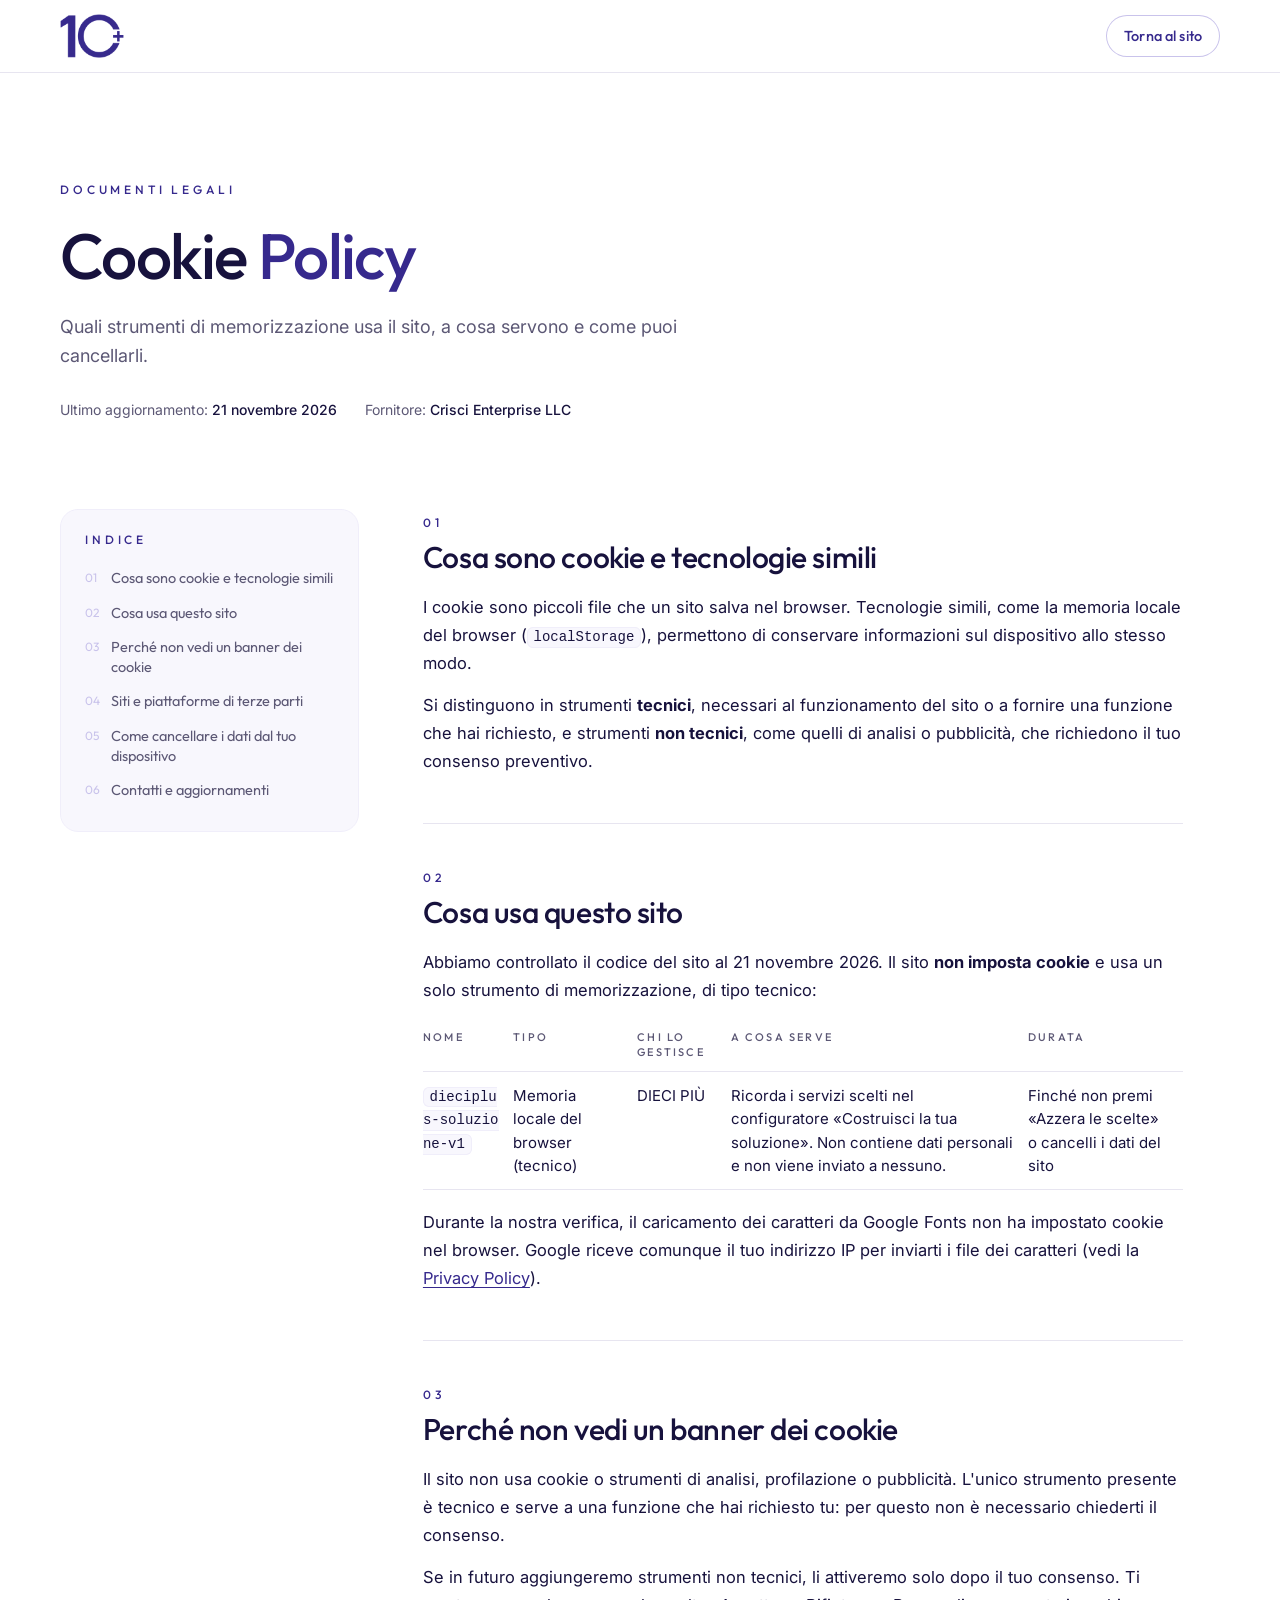
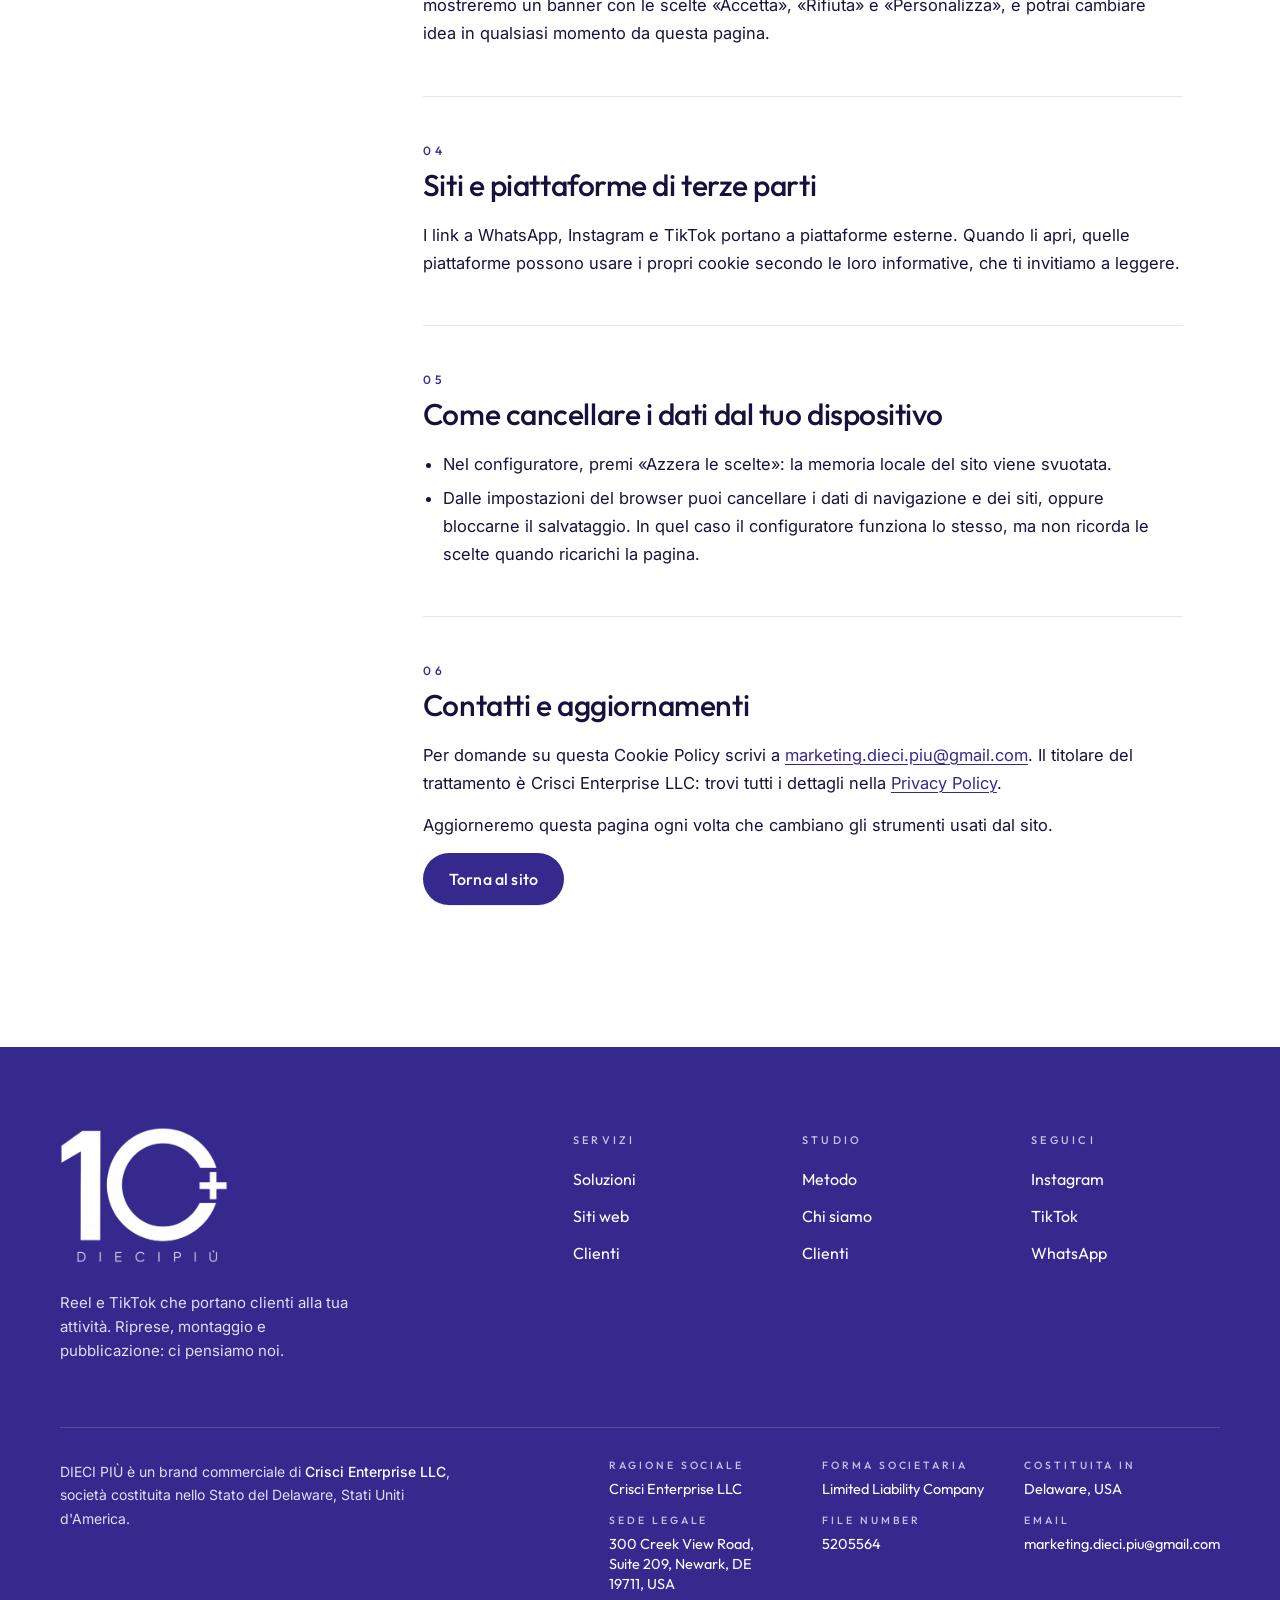
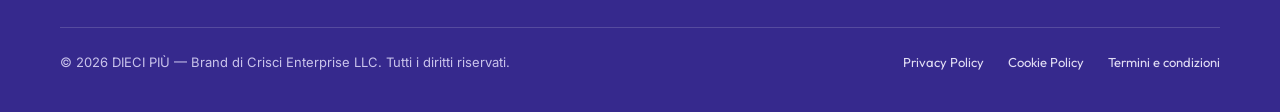
<file: cookie.html>
<!doctype html>
<html lang="it">
<head>
<meta charset="utf-8">
<meta name="viewport" content="width=device-width, initial-scale=1, viewport-fit=cover">
<title>Cookie Policy · DIECI PIÙ</title>
<meta name="description" content="Quali cookie e strumenti di memorizzazione usa il sito DIECI PIÙ.">
<link rel="canonical" href="https://diecipiu.com/cookie.html">
<meta name="theme-color" content="#36298D">
<link rel="icon" href="favicon.ico" sizes="any">
<link rel="icon" type="image/png" sizes="32x32" href="assets/brand/favicon-32.png">
<link rel="apple-touch-icon" href="assets/brand/apple-touch-icon.png">
<link rel="preconnect" href="https://fonts.googleapis.com">
<link rel="preconnect" href="https://fonts.gstatic.com" crossorigin>
<link rel="stylesheet" href="https://fonts.googleapis.com/css2?family=Outfit:wght@300;400;500;600&family=Inter:wght@400;500;600&display=swap">
<link rel="stylesheet" href="styles.css">
<link rel="stylesheet" href="legale.css">
</head>
<body>

<header class="legal-nav">
  <div class="wrap legal-nav-in">
    <a class="brand" href="index.html" aria-label="DIECI PIÙ — torna al sito">
      <img src="assets/brand/logo-dieci-piu-mark.png" alt="DIECI PIÙ" width="1600" height="1102">
    </a>
    <a class="btn btn-ghost btn-sm" href="index.html">Torna al sito</a>
  </div>
</header>

<main class="legal-page" id="top">
  <div class="wrap">
    <div class="legal-head">
      <span class="label">Documenti legali</span>
      <h1>Cookie <em>Policy</em></h1>
      <p class="legal-intro">Quali strumenti di memorizzazione usa il sito, a cosa servono e come puoi cancellarli.</p>
      <ul class="legal-meta">
        <li>Ultimo aggiornamento: <b>21 novembre 2026</b></li>
        <li>Fornitore: <b>Crisci Enterprise LLC</b></li>
      </ul>
    </div>

    <div class="legal-layout">
      <nav class="legal-toc" aria-label="Indice">
        <span class="label">Indice</span>
        <ol>
        <li><a href="#cosa-sono">Cosa sono cookie e tecnologie simili</a></li>
        <li><a href="#utilizzati">Cosa usa questo sito</a></li>
        <li><a href="#consenso">Perché non vedi un banner dei cookie</a></li>
        <li><a href="#terze-parti">Siti e piattaforme di terze parti</a></li>
        <li><a href="#gestire">Come cancellare i dati dal tuo dispositivo</a></li>
        <li><a href="#contatti">Contatti e aggiornamenti</a></li>
        </ol>
      </nav>
      <div class="legal-body">
      <section id="cosa-sono" aria-labelledby="cosa-sono-t">
        <h2 id="cosa-sono-t"><span class="n">01</span>Cosa sono cookie e tecnologie simili</h2>
        <p>I cookie sono piccoli file che un sito salva nel browser. Tecnologie simili, come la memoria locale del browser (<code>localStorage</code>), permettono di conservare informazioni sul dispositivo allo stesso modo.</p>
        <p>Si distinguono in strumenti <b>tecnici</b>, necessari al funzionamento del sito o a fornire una funzione che hai richiesto, e strumenti <b>non tecnici</b>, come quelli di analisi o pubblicità, che richiedono il tuo consenso preventivo.</p>
      </section>
      <section id="utilizzati" aria-labelledby="utilizzati-t">
        <h2 id="utilizzati-t"><span class="n">02</span>Cosa usa questo sito</h2>
        <p>Abbiamo controllato il codice del sito al 21 novembre 2026. Il sito <b>non imposta cookie</b> e usa un solo strumento di memorizzazione, di tipo tecnico:</p>
        <table class="legal-table">
          <thead><tr><th scope="col">Nome</th><th scope="col">Tipo</th><th scope="col">Chi lo gestisce</th><th scope="col">A cosa serve</th><th scope="col">Durata</th></tr></thead>
          <tbody>
          <tr><td><code>dieciplus-soluzione-v1</code></td><td data-th="Tipo">Memoria locale del browser (tecnico)</td><td data-th="Chi lo gestisce">DIECI PIÙ</td><td data-th="A cosa serve">Ricorda i servizi scelti nel configuratore «Costruisci la tua soluzione». Non contiene dati personali e non viene inviato a nessuno.</td><td data-th="Durata">Finché non premi «Azzera le scelte» o cancelli i dati del sito</td></tr>
          </tbody>
        </table>
        <p>Durante la nostra verifica, il caricamento dei caratteri da Google Fonts non ha impostato cookie nel browser. Google riceve comunque il tuo indirizzo IP per inviarti i file dei caratteri (vedi la <a href="privacy.html#terze-parti">Privacy Policy</a>).</p>
      </section>
      <section id="consenso" aria-labelledby="consenso-t">
        <h2 id="consenso-t"><span class="n">03</span>Perché non vedi un banner dei cookie</h2>
        <p>Il sito non usa cookie o strumenti di analisi, profilazione o pubblicità. L'unico strumento presente è tecnico e serve a una funzione che hai richiesto tu: per questo non è necessario chiederti il consenso.</p>
        <p>Se in futuro aggiungeremo strumenti non tecnici, li attiveremo solo dopo il tuo consenso. Ti mostreremo un banner con le scelte «Accetta», «Rifiuta» e «Personalizza», e potrai cambiare idea in qualsiasi momento da questa pagina.</p>
      </section>
      <section id="terze-parti" aria-labelledby="terze-parti-t">
        <h2 id="terze-parti-t"><span class="n">04</span>Siti e piattaforme di terze parti</h2>
        <p>I link a WhatsApp, Instagram e TikTok portano a piattaforme esterne. Quando li apri, quelle piattaforme possono usare i propri cookie secondo le loro informative, che ti invitiamo a leggere.</p>
      </section>
      <section id="gestire" aria-labelledby="gestire-t">
        <h2 id="gestire-t"><span class="n">05</span>Come cancellare i dati dal tuo dispositivo</h2>
        <ul>
          <li>Nel configuratore, premi «Azzera le scelte»: la memoria locale del sito viene svuotata.</li>
          <li>Dalle impostazioni del browser puoi cancellare i dati di navigazione e dei siti, oppure bloccarne il salvataggio. In quel caso il configuratore funziona lo stesso, ma non ricorda le scelte quando ricarichi la pagina.</li>
        </ul>
      </section>
      <section id="contatti" aria-labelledby="contatti-t">
        <h2 id="contatti-t"><span class="n">06</span>Contatti e aggiornamenti</h2>
        <p>Per domande su questa Cookie Policy scrivi a <a href="mailto:marketing.dieci.piu@gmail.com">marketing.dieci.piu@gmail.com</a>. Il titolare del trattamento è Crisci Enterprise LLC: trovi tutti i dettagli nella <a href="privacy.html">Privacy Policy</a>.</p>
        <p>Aggiorneremo questa pagina ogni volta che cambiano gli strumenti usati dal sito.</p>
      </section>
        <p class="legal-back"><a class="btn btn-primary" href="index.html">Torna al sito</a></p>
      </div>
    </div>
  </div>
</main>

<footer class="footer">
  <div class="wrap">
    <div class="footer-grid">
      <div>
        <img class="logo" src="assets/brand/logo-dieci-piu-white.png" alt="DIECI PIÙ" width="1600" height="1299" loading="lazy">
        <p>Reel e TikTok che portano clienti alla tua attività. Riprese, montaggio e pubblicazione: ci pensiamo noi.</p>
      </div>
      <div>
        <h4>Servizi</h4>
        <ul><li><a href="index.html#soluzioni">Soluzioni</a></li><li><a href="index.html#siti">Siti web</a></li><li><a href="index.html#clienti">Clienti</a></li></ul>
      </div>
      <div>
        <h4>Studio</h4>
        <ul><li><a href="index.html#metodo">Metodo</a></li><li><a href="index.html#chi-siamo">Chi siamo</a></li><li><a href="index.html#clienti">Clienti</a></li></ul>
      </div>
      <div>
        <h4>Seguici</h4>
        <ul><li><a href="https://www.instagram.com/diecipiu_agency/" rel="noopener" target="_blank">Instagram</a></li><li><a href="https://www.tiktok.com/@dieci_piu" rel="noopener" target="_blank">TikTok</a></li><li><a href="https://wa.me/393920005024" target="_blank" rel="noopener">WhatsApp</a></li></ul>
      </div>
    </div>
    <div class="footer-legal">
      <p class="footer-entity">DIECI PIÙ è un brand commerciale di <b>Crisci Enterprise LLC</b>, società costituita nello Stato del Delaware, Stati Uniti d'America.</p>
      <dl class="footer-facts">
        <div><dt>Ragione sociale</dt><dd>Crisci Enterprise LLC</dd></div>
        <div><dt>Forma societaria</dt><dd>Limited Liability Company</dd></div>
        <div><dt>Costituita in</dt><dd>Delaware, USA</dd></div>
        <div class="footer-sede"><dt>Sede legale</dt><dd>300 Creek View Road, Suite 209, Newark, DE 19711, USA</dd></div>
        <div><dt>File number</dt><dd>5205564</dd></div>
        <div><dt>Email</dt><dd><a href="mailto:marketing.dieci.piu@gmail.com">marketing.dieci.piu@gmail.com</a></dd></div>
      </dl>
    </div>
    <div class="footer-bottom">
      <span>© <span data-year>2026</span> DIECI PIÙ — Brand di Crisci Enterprise LLC. Tutti i diritti riservati.</span>
      <ul class="footer-links" aria-label="Documenti legali">
        <li><a href="privacy.html">Privacy Policy</a></li>
        <li><a href="cookie.html">Cookie Policy</a></li>
        <li><a href="termini.html">Termini e condizioni</a></li>
      </ul>
    </div>
  </div>
</footer>

<script>document.querySelectorAll("[data-year]").forEach(function (y) { y.textContent = new Date().getFullYear(); });</script>
</body>
</html>
</file>
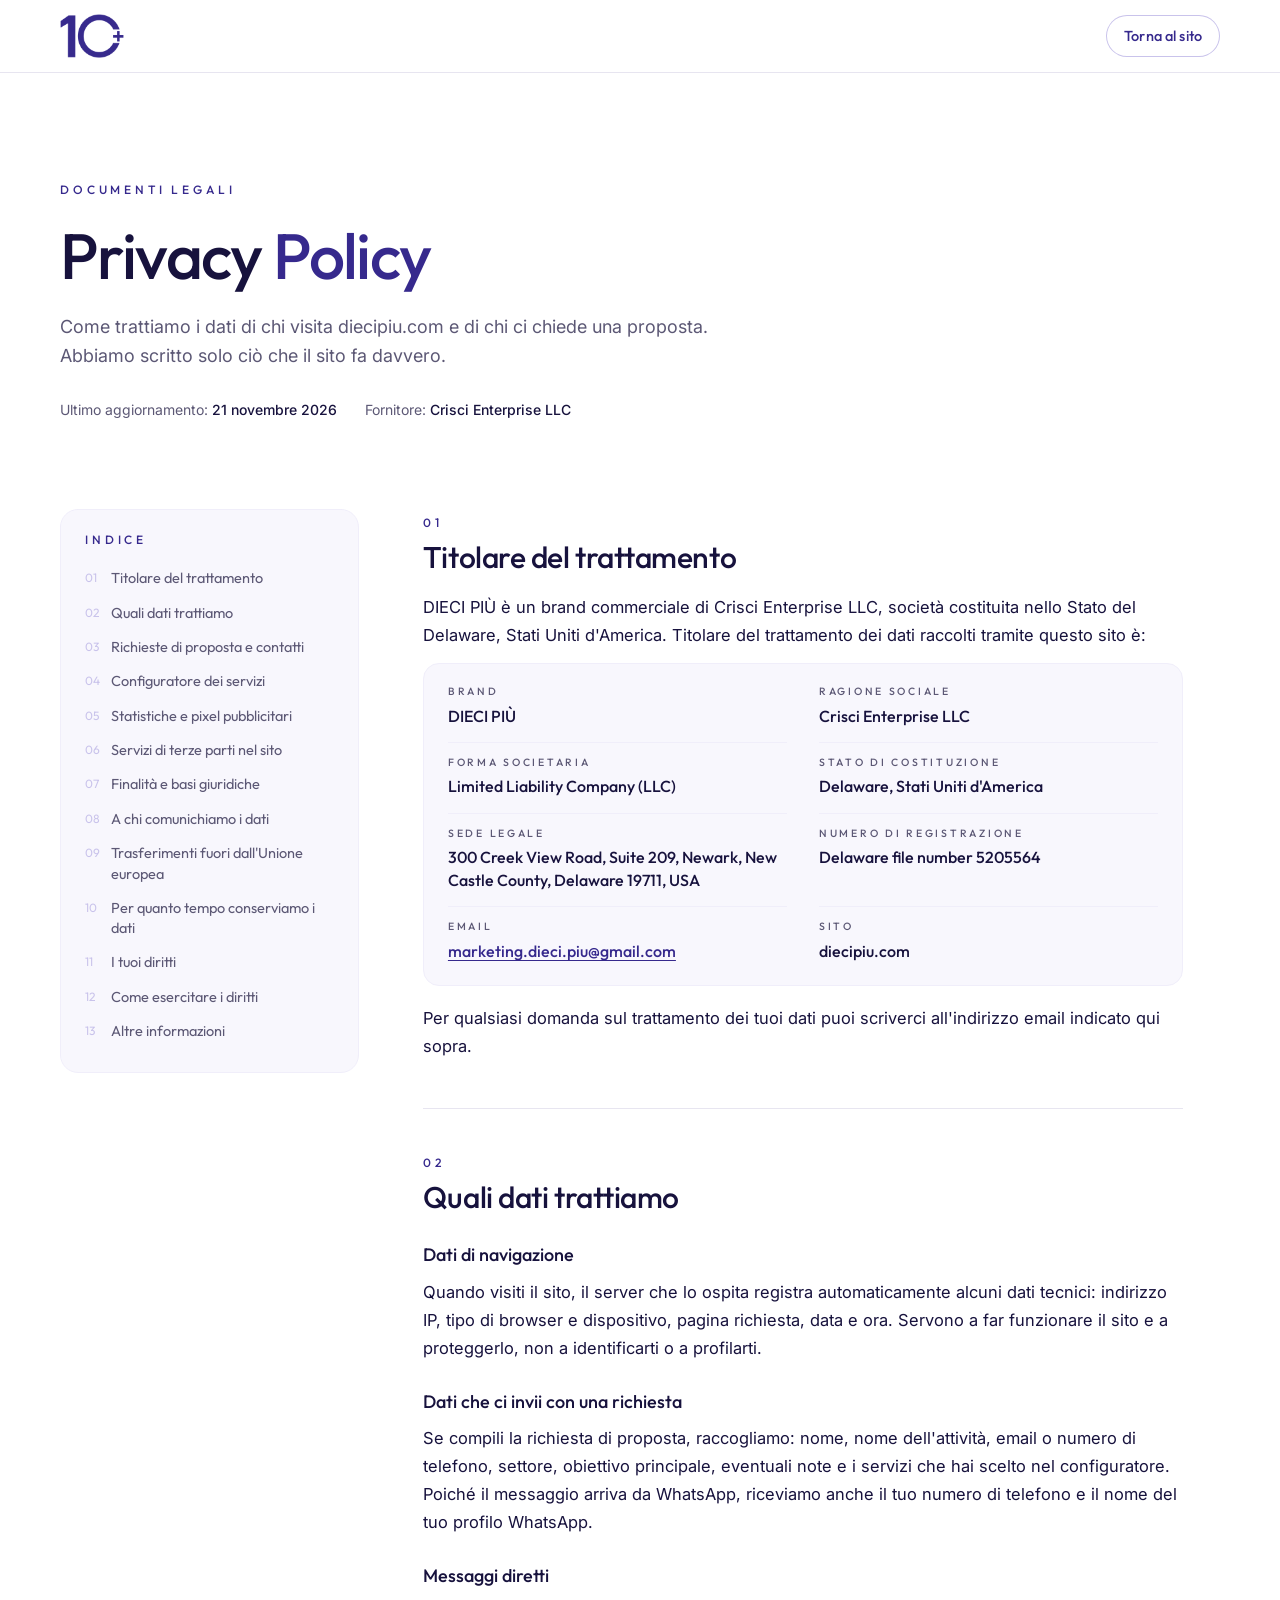
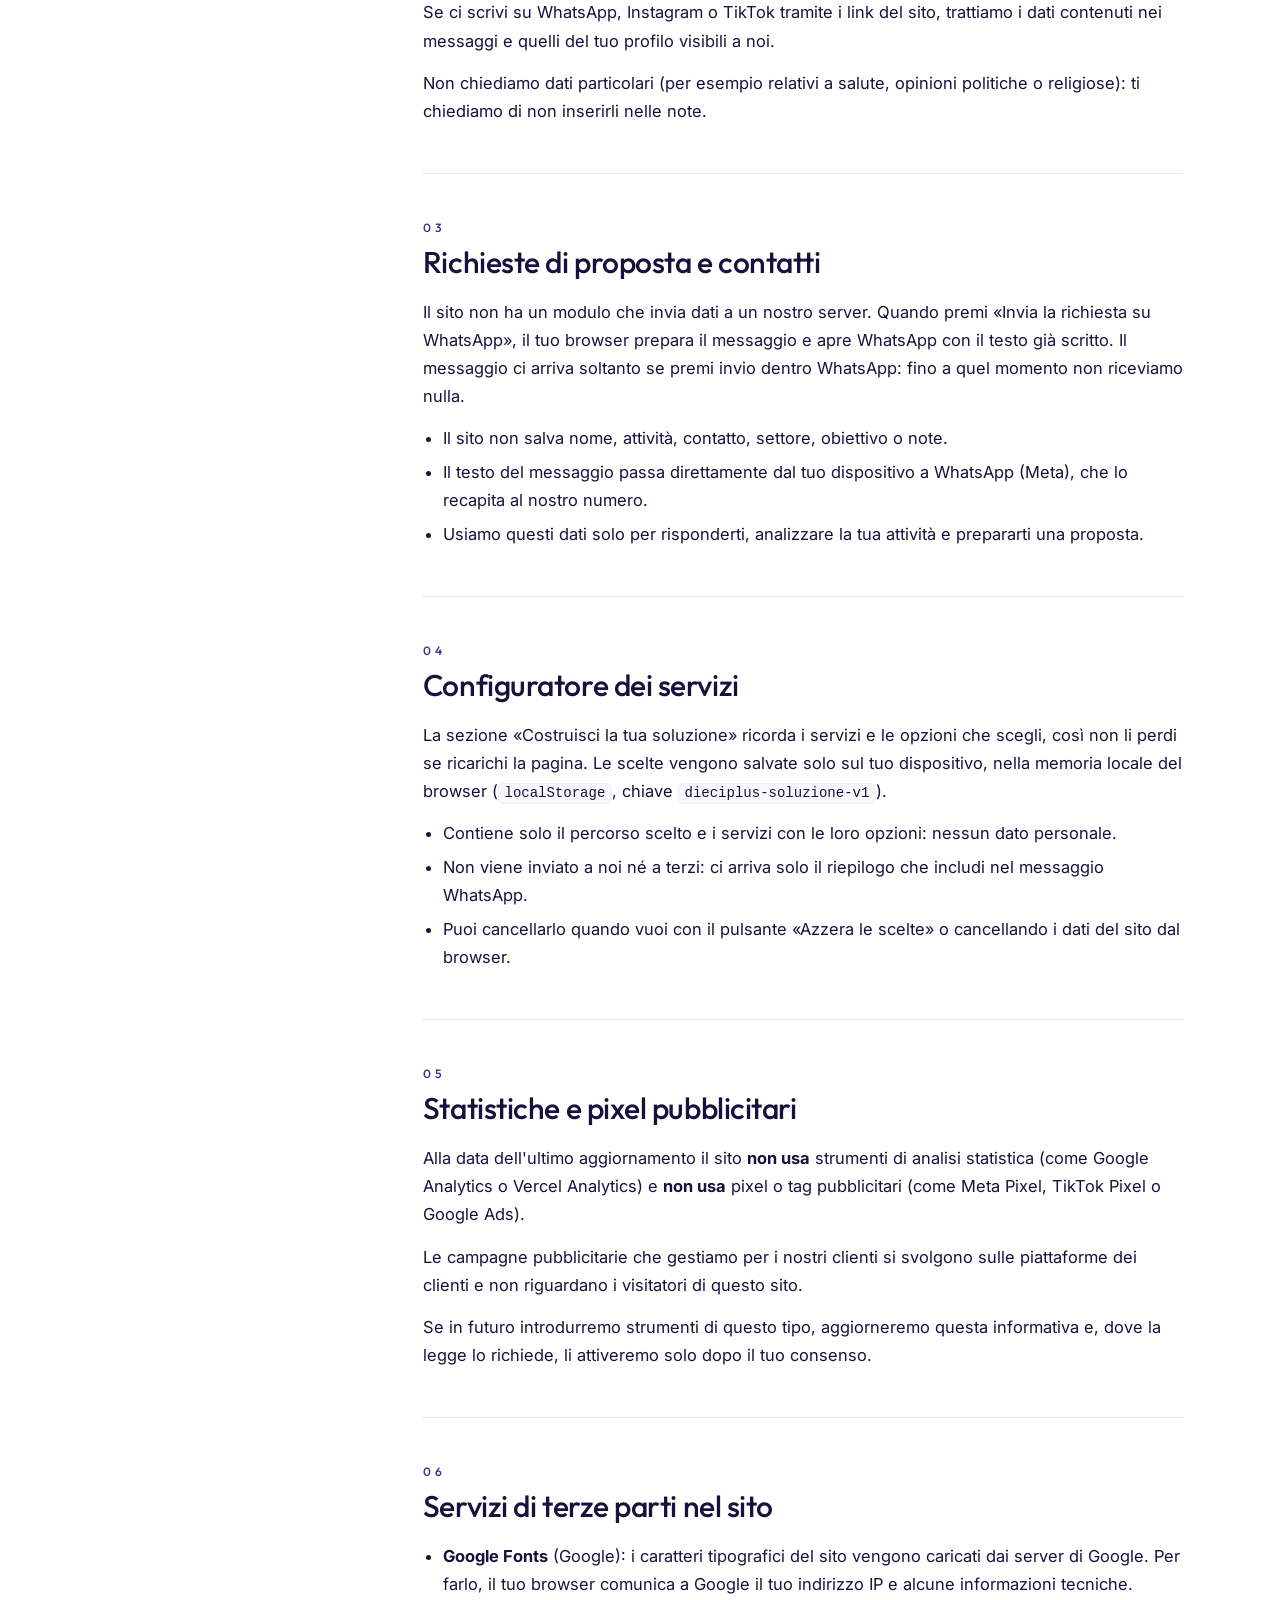
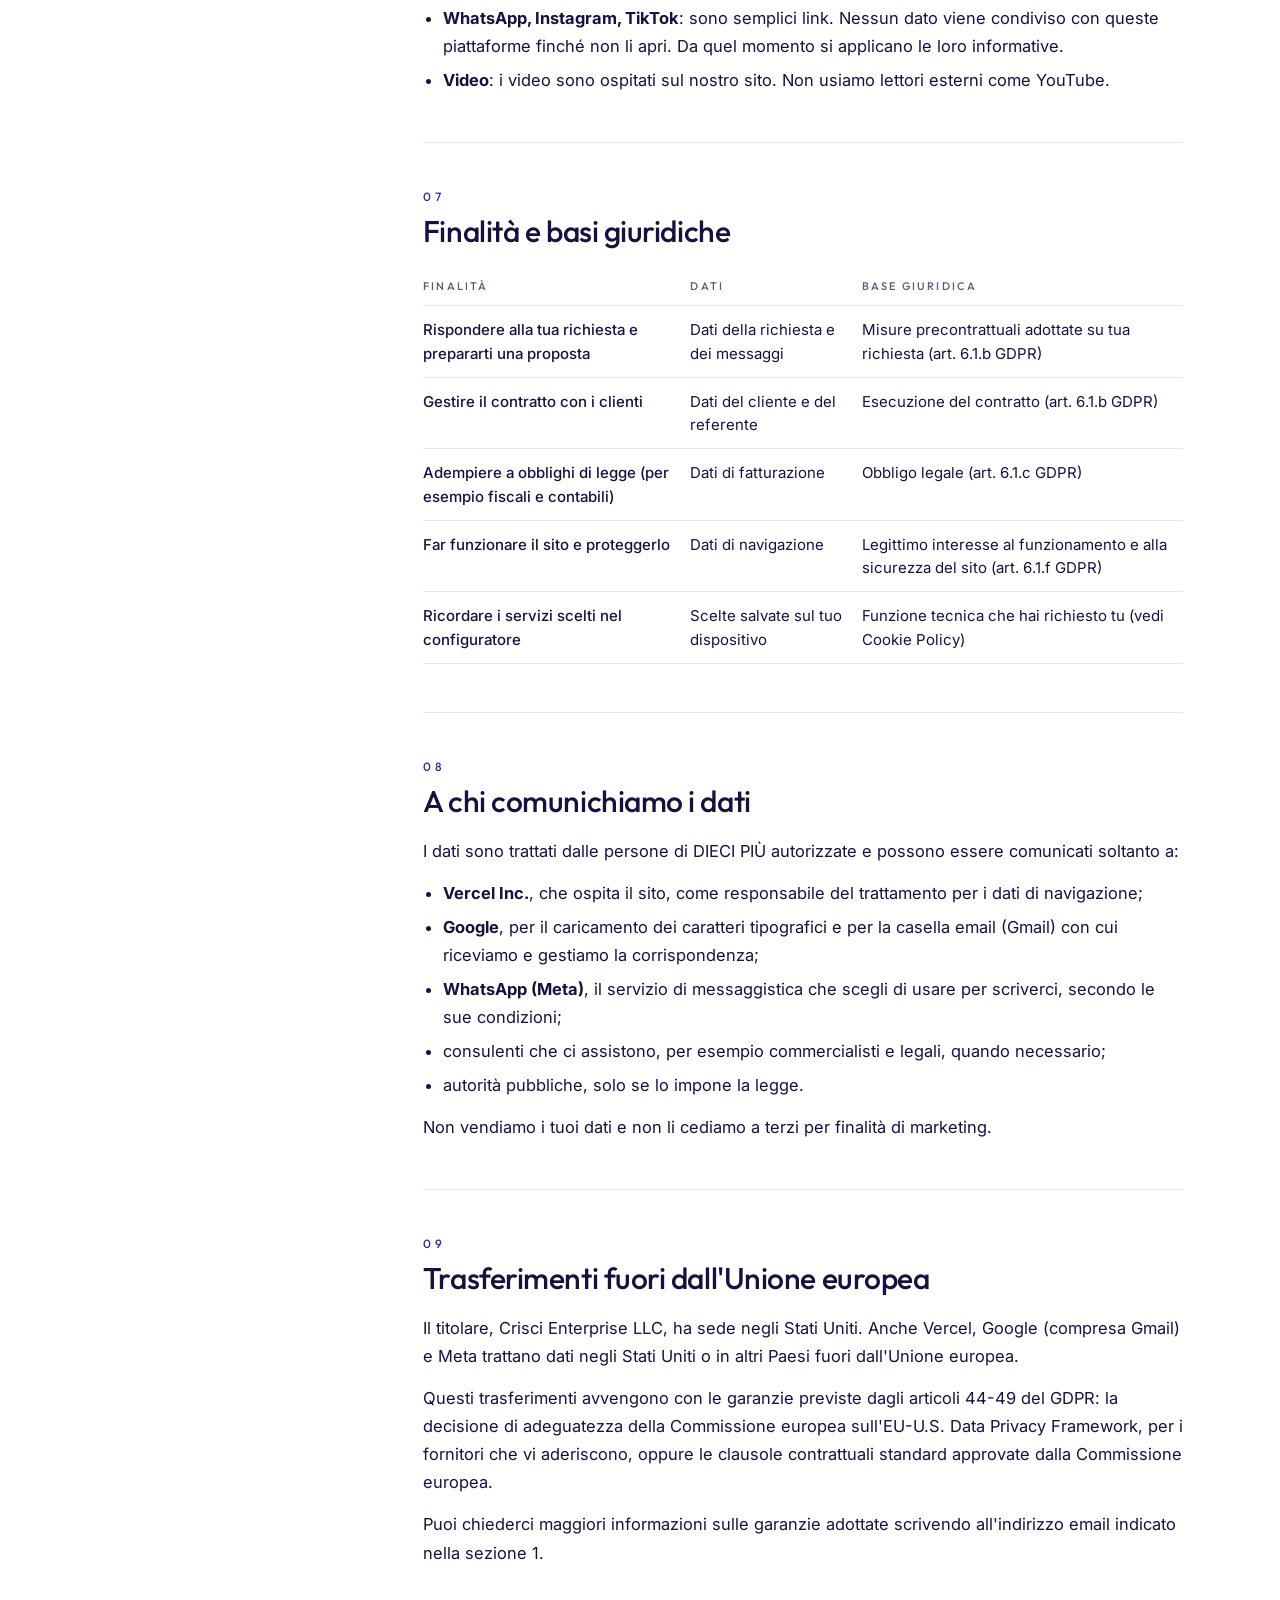
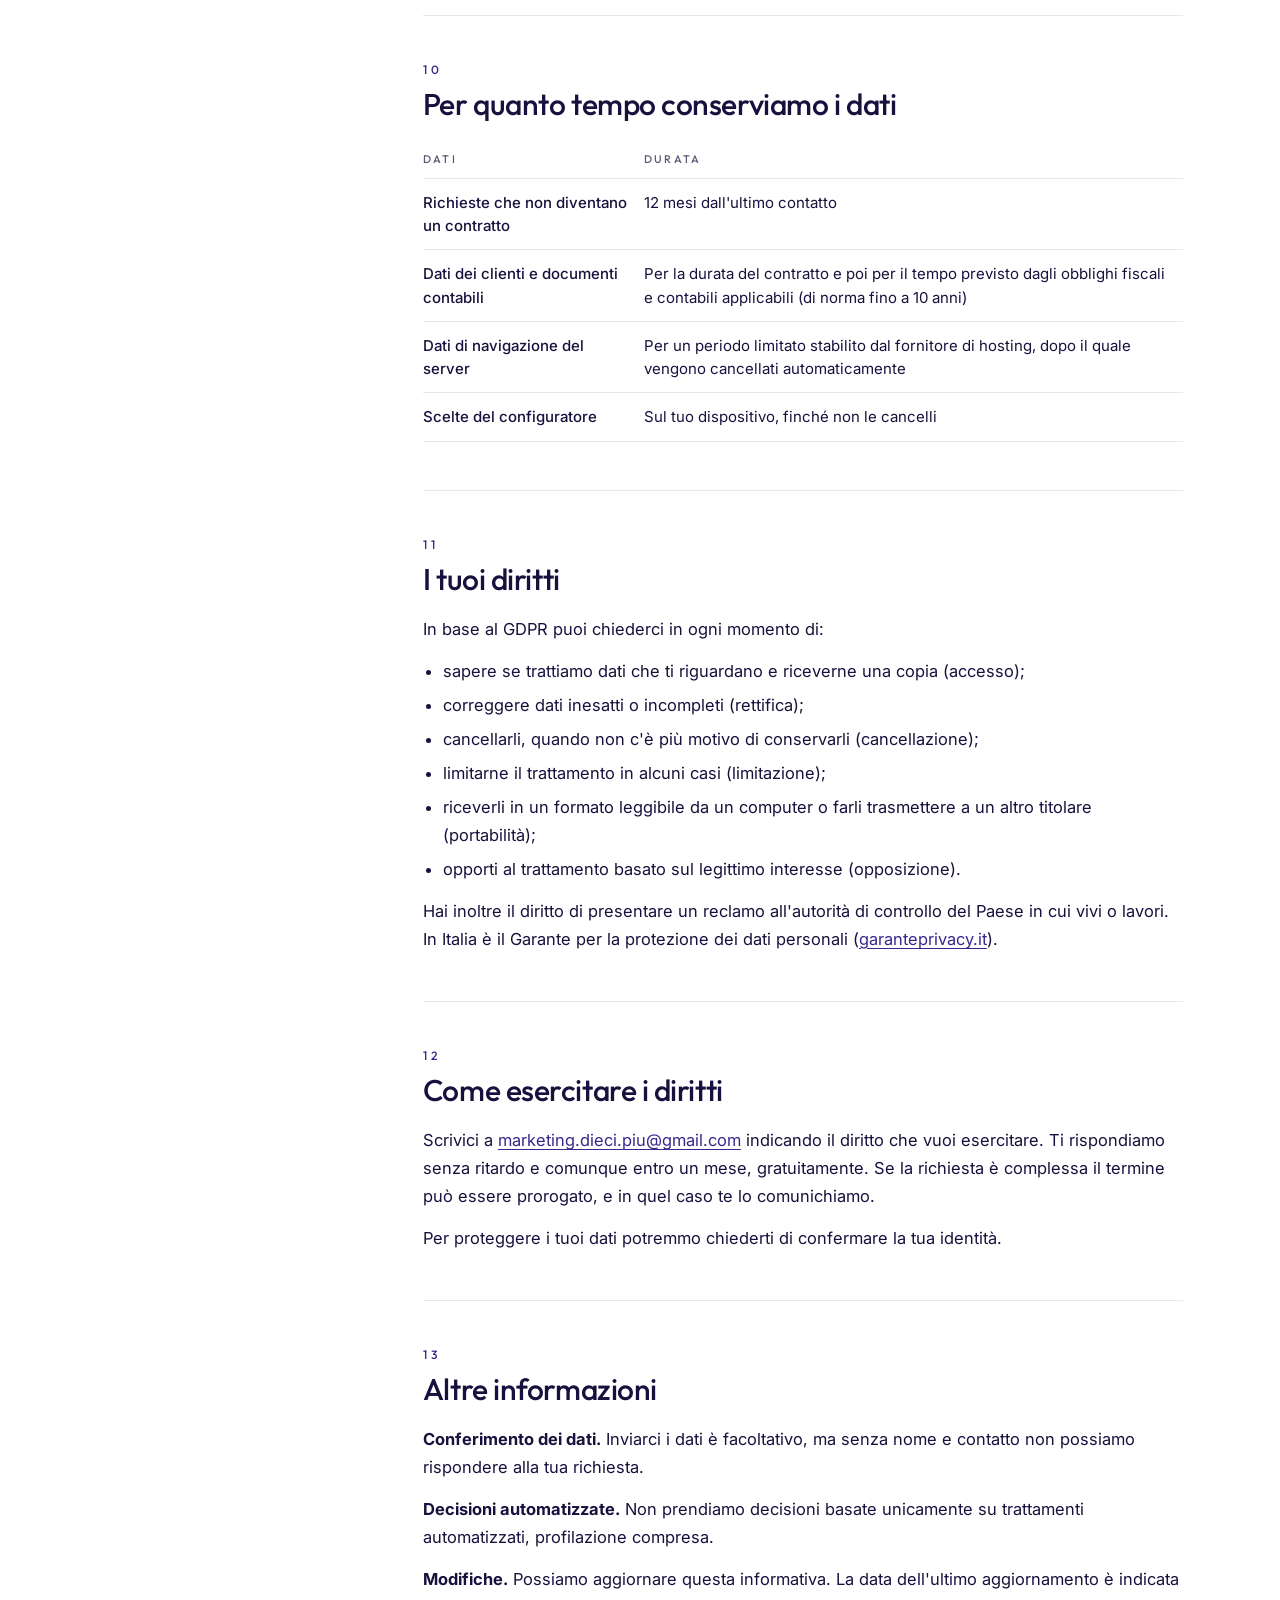
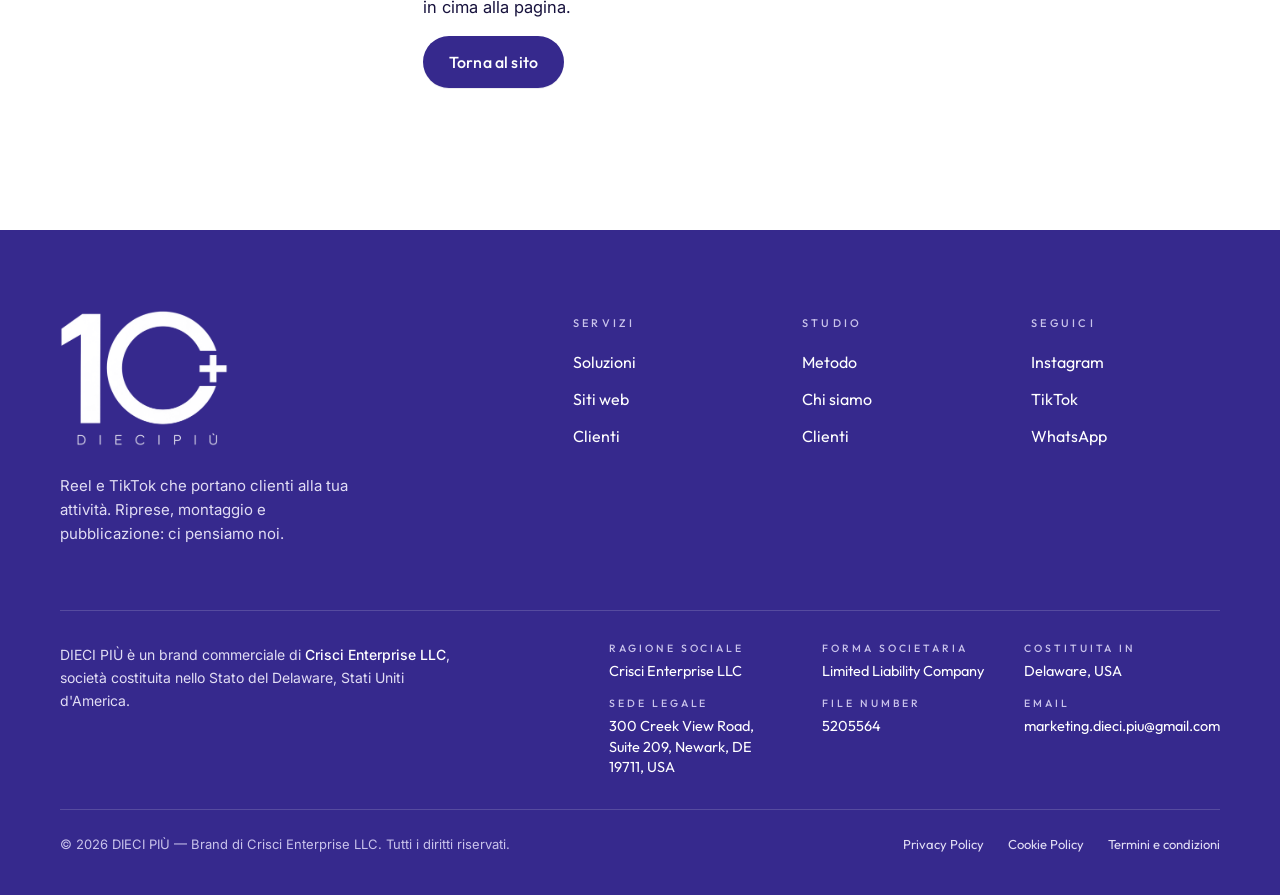
<file: privacy.html>
<!doctype html>
<html lang="it">
<head>
<meta charset="utf-8">
<meta name="viewport" content="width=device-width, initial-scale=1, viewport-fit=cover">
<title>Privacy Policy · DIECI PIÙ</title>
<meta name="description" content="Come DIECI PIÙ (Crisci Enterprise LLC) tratta i dati personali di chi visita il sito e invia una richiesta.">
<link rel="canonical" href="https://diecipiu.com/privacy.html">
<meta name="theme-color" content="#36298D">
<link rel="icon" href="favicon.ico" sizes="any">
<link rel="icon" type="image/png" sizes="32x32" href="assets/brand/favicon-32.png">
<link rel="apple-touch-icon" href="assets/brand/apple-touch-icon.png">
<link rel="preconnect" href="https://fonts.googleapis.com">
<link rel="preconnect" href="https://fonts.gstatic.com" crossorigin>
<link rel="stylesheet" href="https://fonts.googleapis.com/css2?family=Outfit:wght@300;400;500;600&family=Inter:wght@400;500;600&display=swap">
<link rel="stylesheet" href="styles.css">
<link rel="stylesheet" href="legale.css">
</head>
<body>

<header class="legal-nav">
  <div class="wrap legal-nav-in">
    <a class="brand" href="index.html" aria-label="DIECI PIÙ — torna al sito">
      <img src="assets/brand/logo-dieci-piu-mark.png" alt="DIECI PIÙ" width="1600" height="1102">
    </a>
    <a class="btn btn-ghost btn-sm" href="index.html">Torna al sito</a>
  </div>
</header>

<main class="legal-page" id="top">
  <div class="wrap">
    <div class="legal-head">
      <span class="label">Documenti legali</span>
      <h1>Privacy <em>Policy</em></h1>
      <p class="legal-intro">Come trattiamo i dati di chi visita diecipiu.com e di chi ci chiede una proposta. Abbiamo scritto solo ciò che il sito fa davvero.</p>
      <ul class="legal-meta">
        <li>Ultimo aggiornamento: <b>21 novembre 2026</b></li>
        <li>Fornitore: <b>Crisci Enterprise LLC</b></li>
      </ul>
    </div>

    <div class="legal-layout">
      <nav class="legal-toc" aria-label="Indice">
        <span class="label">Indice</span>
        <ol>
        <li><a href="#titolare">Titolare del trattamento</a></li>
        <li><a href="#dati">Quali dati trattiamo</a></li>
        <li><a href="#richieste">Richieste di proposta e contatti</a></li>
        <li><a href="#configuratore">Configuratore dei servizi</a></li>
        <li><a href="#analytics">Statistiche e pixel pubblicitari</a></li>
        <li><a href="#terze-parti">Servizi di terze parti nel sito</a></li>
        <li><a href="#finalita">Finalità e basi giuridiche</a></li>
        <li><a href="#destinatari">A chi comunichiamo i dati</a></li>
        <li><a href="#trasferimenti">Trasferimenti fuori dall'Unione europea</a></li>
        <li><a href="#conservazione">Per quanto tempo conserviamo i dati</a></li>
        <li><a href="#diritti">I tuoi diritti</a></li>
        <li><a href="#esercizio">Come esercitare i diritti</a></li>
        <li><a href="#altro">Altre informazioni</a></li>
        </ol>
      </nav>
      <div class="legal-body">
      <section id="titolare" aria-labelledby="titolare-t">
        <h2 id="titolare-t"><span class="n">01</span>Titolare del trattamento</h2>
        <p>DIECI PIÙ è un brand commerciale di Crisci Enterprise LLC, società costituita nello Stato del Delaware, Stati Uniti d'America. Titolare del trattamento dei dati raccolti tramite questo sito è:</p>
        <dl class="legal-facts">
          <div><dt>Brand</dt><dd>DIECI PIÙ</dd></div>
          <div><dt>Ragione sociale</dt><dd>Crisci Enterprise LLC</dd></div>
          <div><dt>Forma societaria</dt><dd>Limited Liability Company (LLC)</dd></div>
          <div><dt>Stato di costituzione</dt><dd>Delaware, Stati Uniti d'America</dd></div>
          <div><dt>Sede legale</dt><dd>300 Creek View Road, Suite 209, Newark, New Castle County, Delaware 19711, USA</dd></div>
          <div><dt>Numero di registrazione</dt><dd>Delaware file number 5205564</dd></div>
          <div><dt>Email</dt><dd><a href="mailto:marketing.dieci.piu@gmail.com">marketing.dieci.piu@gmail.com</a></dd></div>
          <div><dt>Sito</dt><dd>diecipiu.com</dd></div>
        </dl>
        <p>Per qualsiasi domanda sul trattamento dei tuoi dati puoi scriverci all'indirizzo email indicato qui sopra.</p>
      </section>
      <section id="dati" aria-labelledby="dati-t">
        <h2 id="dati-t"><span class="n">02</span>Quali dati trattiamo</h2>
        <h3>Dati di navigazione</h3>
        <p>Quando visiti il sito, il server che lo ospita registra automaticamente alcuni dati tecnici: indirizzo IP, tipo di browser e dispositivo, pagina richiesta, data e ora. Servono a far funzionare il sito e a proteggerlo, non a identificarti o a profilarti.</p>
        <h3>Dati che ci invii con una richiesta</h3>
        <p>Se compili la richiesta di proposta, raccogliamo: nome, nome dell'attività, email o numero di telefono, settore, obiettivo principale, eventuali note e i servizi che hai scelto nel configuratore. Poiché il messaggio arriva da WhatsApp, riceviamo anche il tuo numero di telefono e il nome del tuo profilo WhatsApp.</p>
        <h3>Messaggi diretti</h3>
        <p>Se ci scrivi su WhatsApp, Instagram o TikTok tramite i link del sito, trattiamo i dati contenuti nei messaggi e quelli del tuo profilo visibili a noi.</p>
        <p>Non chiediamo dati particolari (per esempio relativi a salute, opinioni politiche o religiose): ti chiediamo di non inserirli nelle note.</p>
      </section>
      <section id="richieste" aria-labelledby="richieste-t">
        <h2 id="richieste-t"><span class="n">03</span>Richieste di proposta e contatti</h2>
        <p>Il sito non ha un modulo che invia dati a un nostro server. Quando premi «Invia la richiesta su WhatsApp», il tuo browser prepara il messaggio e apre WhatsApp con il testo già scritto. Il messaggio ci arriva soltanto se premi invio dentro WhatsApp: fino a quel momento non riceviamo nulla.</p>
        <ul>
          <li>Il sito non salva nome, attività, contatto, settore, obiettivo o note.</li>
          <li>Il testo del messaggio passa direttamente dal tuo dispositivo a WhatsApp (Meta), che lo recapita al nostro numero.</li>
          <li>Usiamo questi dati solo per risponderti, analizzare la tua attività e prepararti una proposta.</li>
        </ul>
      </section>
      <section id="configuratore" aria-labelledby="configuratore-t">
        <h2 id="configuratore-t"><span class="n">04</span>Configuratore dei servizi</h2>
        <p>La sezione «Costruisci la tua soluzione» ricorda i servizi e le opzioni che scegli, così non li perdi se ricarichi la pagina. Le scelte vengono salvate solo sul tuo dispositivo, nella memoria locale del browser (<code>localStorage</code>, chiave <code>dieciplus-soluzione-v1</code>).</p>
        <ul>
          <li>Contiene solo il percorso scelto e i servizi con le loro opzioni: nessun dato personale.</li>
          <li>Non viene inviato a noi né a terzi: ci arriva solo il riepilogo che includi nel messaggio WhatsApp.</li>
          <li>Puoi cancellarlo quando vuoi con il pulsante «Azzera le scelte» o cancellando i dati del sito dal browser.</li>
        </ul>
      </section>
      <section id="analytics" aria-labelledby="analytics-t">
        <h2 id="analytics-t"><span class="n">05</span>Statistiche e pixel pubblicitari</h2>
        <p>Alla data dell'ultimo aggiornamento il sito <b>non usa</b> strumenti di analisi statistica (come Google Analytics o Vercel Analytics) e <b>non usa</b> pixel o tag pubblicitari (come Meta Pixel, TikTok Pixel o Google Ads).</p>
        <p>Le campagne pubblicitarie che gestiamo per i nostri clienti si svolgono sulle piattaforme dei clienti e non riguardano i visitatori di questo sito.</p>
        <p>Se in futuro introdurremo strumenti di questo tipo, aggiorneremo questa informativa e, dove la legge lo richiede, li attiveremo solo dopo il tuo consenso.</p>
      </section>
      <section id="terze-parti" aria-labelledby="terze-parti-t">
        <h2 id="terze-parti-t"><span class="n">06</span>Servizi di terze parti nel sito</h2>
        <ul>
          <li><b>Google Fonts</b> (Google): i caratteri tipografici del sito vengono caricati dai server di Google. Per farlo, il tuo browser comunica a Google il tuo indirizzo IP e alcune informazioni tecniche.</li>
          <li><b>WhatsApp, Instagram, TikTok</b>: sono semplici link. Nessun dato viene condiviso con queste piattaforme finché non li apri. Da quel momento si applicano le loro informative.</li>
          <li><b>Video</b>: i video sono ospitati sul nostro sito. Non usiamo lettori esterni come YouTube.</li>
        </ul>
      </section>
      <section id="finalita" aria-labelledby="finalita-t">
        <h2 id="finalita-t"><span class="n">07</span>Finalità e basi giuridiche</h2>
        <table class="legal-table">
          <thead><tr><th scope="col">Finalità</th><th scope="col">Dati</th><th scope="col">Base giuridica</th></tr></thead>
          <tbody>
          <tr><td>Rispondere alla tua richiesta e prepararti una proposta</td><td data-th="Dati">Dati della richiesta e dei messaggi</td><td data-th="Base giuridica">Misure precontrattuali adottate su tua richiesta (art. 6.1.b GDPR)</td></tr>
          <tr><td>Gestire il contratto con i clienti</td><td data-th="Dati">Dati del cliente e del referente</td><td data-th="Base giuridica">Esecuzione del contratto (art. 6.1.b GDPR)</td></tr>
          <tr><td>Adempiere a obblighi di legge (per esempio fiscali e contabili)</td><td data-th="Dati">Dati di fatturazione</td><td data-th="Base giuridica">Obbligo legale (art. 6.1.c GDPR)</td></tr>
          <tr><td>Far funzionare il sito e proteggerlo</td><td data-th="Dati">Dati di navigazione</td><td data-th="Base giuridica">Legittimo interesse al funzionamento e alla sicurezza del sito (art. 6.1.f GDPR)</td></tr>
          <tr><td>Ricordare i servizi scelti nel configuratore</td><td data-th="Dati">Scelte salvate sul tuo dispositivo</td><td data-th="Base giuridica">Funzione tecnica che hai richiesto tu (vedi Cookie Policy)</td></tr>
          </tbody>
        </table>
      </section>
      <section id="destinatari" aria-labelledby="destinatari-t">
        <h2 id="destinatari-t"><span class="n">08</span>A chi comunichiamo i dati</h2>
        <p>I dati sono trattati dalle persone di DIECI PIÙ autorizzate e possono essere comunicati soltanto a:</p>
        <ul>
          <li><b>Vercel Inc.</b>, che ospita il sito, come responsabile del trattamento per i dati di navigazione;</li>
          <li><b>Google</b>, per il caricamento dei caratteri tipografici e per la casella email (Gmail) con cui riceviamo e gestiamo la corrispondenza;</li>
          <li><b>WhatsApp (Meta)</b>, il servizio di messaggistica che scegli di usare per scriverci, secondo le sue condizioni;</li>
          <li>consulenti che ci assistono, per esempio commercialisti e legali, quando necessario;</li>
          <li>autorità pubbliche, solo se lo impone la legge.</li>
        </ul>
        <p>Non vendiamo i tuoi dati e non li cediamo a terzi per finalità di marketing.</p>
      </section>
      <section id="trasferimenti" aria-labelledby="trasferimenti-t">
        <h2 id="trasferimenti-t"><span class="n">09</span>Trasferimenti fuori dall'Unione europea</h2>
        <p>Il titolare, Crisci Enterprise LLC, ha sede negli Stati Uniti. Anche Vercel, Google (compresa Gmail) e Meta trattano dati negli Stati Uniti o in altri Paesi fuori dall'Unione europea.</p>
        <p>Questi trasferimenti avvengono con le garanzie previste dagli articoli 44-49 del GDPR: la decisione di adeguatezza della Commissione europea sull'EU-U.S. Data Privacy Framework, per i fornitori che vi aderiscono, oppure le clausole contrattuali standard approvate dalla Commissione europea.</p>
        <p>Puoi chiederci maggiori informazioni sulle garanzie adottate scrivendo all'indirizzo email indicato nella sezione 1.</p>
      </section>
      <section id="conservazione" aria-labelledby="conservazione-t">
        <h2 id="conservazione-t"><span class="n">10</span>Per quanto tempo conserviamo i dati</h2>
        <table class="legal-table">
          <thead><tr><th scope="col">Dati</th><th scope="col">Durata</th></tr></thead>
          <tbody>
          <tr><td>Richieste che non diventano un contratto</td><td data-th="Durata">12 mesi dall'ultimo contatto</td></tr>
          <tr><td>Dati dei clienti e documenti contabili</td><td data-th="Durata">Per la durata del contratto e poi per il tempo previsto dagli obblighi fiscali e contabili applicabili (di norma fino a 10 anni)</td></tr>
          <tr><td>Dati di navigazione del server</td><td data-th="Durata">Per un periodo limitato stabilito dal fornitore di hosting, dopo il quale vengono cancellati automaticamente</td></tr>
          <tr><td>Scelte del configuratore</td><td data-th="Durata">Sul tuo dispositivo, finché non le cancelli</td></tr>
          </tbody>
        </table>
      </section>
      <section id="diritti" aria-labelledby="diritti-t">
        <h2 id="diritti-t"><span class="n">11</span>I tuoi diritti</h2>
        <p>In base al GDPR puoi chiederci in ogni momento di:</p>
        <ul>
          <li>sapere se trattiamo dati che ti riguardano e riceverne una copia (accesso);</li>
          <li>correggere dati inesatti o incompleti (rettifica);</li>
          <li>cancellarli, quando non c'è più motivo di conservarli (cancellazione);</li>
          <li>limitarne il trattamento in alcuni casi (limitazione);</li>
          <li>riceverli in un formato leggibile da un computer o farli trasmettere a un altro titolare (portabilità);</li>
          <li>opporti al trattamento basato sul legittimo interesse (opposizione).</li>
        </ul>
        <p>Hai inoltre il diritto di presentare un reclamo all'autorità di controllo del Paese in cui vivi o lavori. In Italia è il Garante per la protezione dei dati personali (<a href="https://www.garanteprivacy.it" rel="noopener" target="_blank">garanteprivacy.it</a>).</p>
      </section>
      <section id="esercizio" aria-labelledby="esercizio-t">
        <h2 id="esercizio-t"><span class="n">12</span>Come esercitare i diritti</h2>
        <p>Scrivici a <a href="mailto:marketing.dieci.piu@gmail.com">marketing.dieci.piu@gmail.com</a> indicando il diritto che vuoi esercitare. Ti rispondiamo senza ritardo e comunque entro un mese, gratuitamente. Se la richiesta è complessa il termine può essere prorogato, e in quel caso te lo comunichiamo.</p>
        <p>Per proteggere i tuoi dati potremmo chiederti di confermare la tua identità.</p>
      </section>
      <section id="altro" aria-labelledby="altro-t">
        <h2 id="altro-t"><span class="n">13</span>Altre informazioni</h2>
        <p><b>Conferimento dei dati.</b> Inviarci i dati è facoltativo, ma senza nome e contatto non possiamo rispondere alla tua richiesta.</p>
        <p><b>Decisioni automatizzate.</b> Non prendiamo decisioni basate unicamente su trattamenti automatizzati, profilazione compresa.</p>
        <p><b>Modifiche.</b> Possiamo aggiornare questa informativa. La data dell'ultimo aggiornamento è indicata in cima alla pagina.</p>
      </section>
        <p class="legal-back"><a class="btn btn-primary" href="index.html">Torna al sito</a></p>
      </div>
    </div>
  </div>
</main>

<footer class="footer">
  <div class="wrap">
    <div class="footer-grid">
      <div>
        <img class="logo" src="assets/brand/logo-dieci-piu-white.png" alt="DIECI PIÙ" width="1600" height="1299" loading="lazy">
        <p>Reel e TikTok che portano clienti alla tua attività. Riprese, montaggio e pubblicazione: ci pensiamo noi.</p>
      </div>
      <div>
        <h4>Servizi</h4>
        <ul><li><a href="index.html#soluzioni">Soluzioni</a></li><li><a href="index.html#siti">Siti web</a></li><li><a href="index.html#clienti">Clienti</a></li></ul>
      </div>
      <div>
        <h4>Studio</h4>
        <ul><li><a href="index.html#metodo">Metodo</a></li><li><a href="index.html#chi-siamo">Chi siamo</a></li><li><a href="index.html#clienti">Clienti</a></li></ul>
      </div>
      <div>
        <h4>Seguici</h4>
        <ul><li><a href="https://www.instagram.com/diecipiu_agency/" rel="noopener" target="_blank">Instagram</a></li><li><a href="https://www.tiktok.com/@dieci_piu" rel="noopener" target="_blank">TikTok</a></li><li><a href="https://wa.me/393920005024" target="_blank" rel="noopener">WhatsApp</a></li></ul>
      </div>
    </div>
    <div class="footer-legal">
      <p class="footer-entity">DIECI PIÙ è un brand commerciale di <b>Crisci Enterprise LLC</b>, società costituita nello Stato del Delaware, Stati Uniti d'America.</p>
      <dl class="footer-facts">
        <div><dt>Ragione sociale</dt><dd>Crisci Enterprise LLC</dd></div>
        <div><dt>Forma societaria</dt><dd>Limited Liability Company</dd></div>
        <div><dt>Costituita in</dt><dd>Delaware, USA</dd></div>
        <div class="footer-sede"><dt>Sede legale</dt><dd>300 Creek View Road, Suite 209, Newark, DE 19711, USA</dd></div>
        <div><dt>File number</dt><dd>5205564</dd></div>
        <div><dt>Email</dt><dd><a href="mailto:marketing.dieci.piu@gmail.com">marketing.dieci.piu@gmail.com</a></dd></div>
      </dl>
    </div>
    <div class="footer-bottom">
      <span>© <span data-year>2026</span> DIECI PIÙ — Brand di Crisci Enterprise LLC. Tutti i diritti riservati.</span>
      <ul class="footer-links" aria-label="Documenti legali">
        <li><a href="privacy.html">Privacy Policy</a></li>
        <li><a href="cookie.html">Cookie Policy</a></li>
        <li><a href="termini.html">Termini e condizioni</a></li>
      </ul>
    </div>
  </div>
</footer>

<script>document.querySelectorAll("[data-year]").forEach(function (y) { y.textContent = new Date().getFullYear(); });</script>
</body>
</html>
</file>
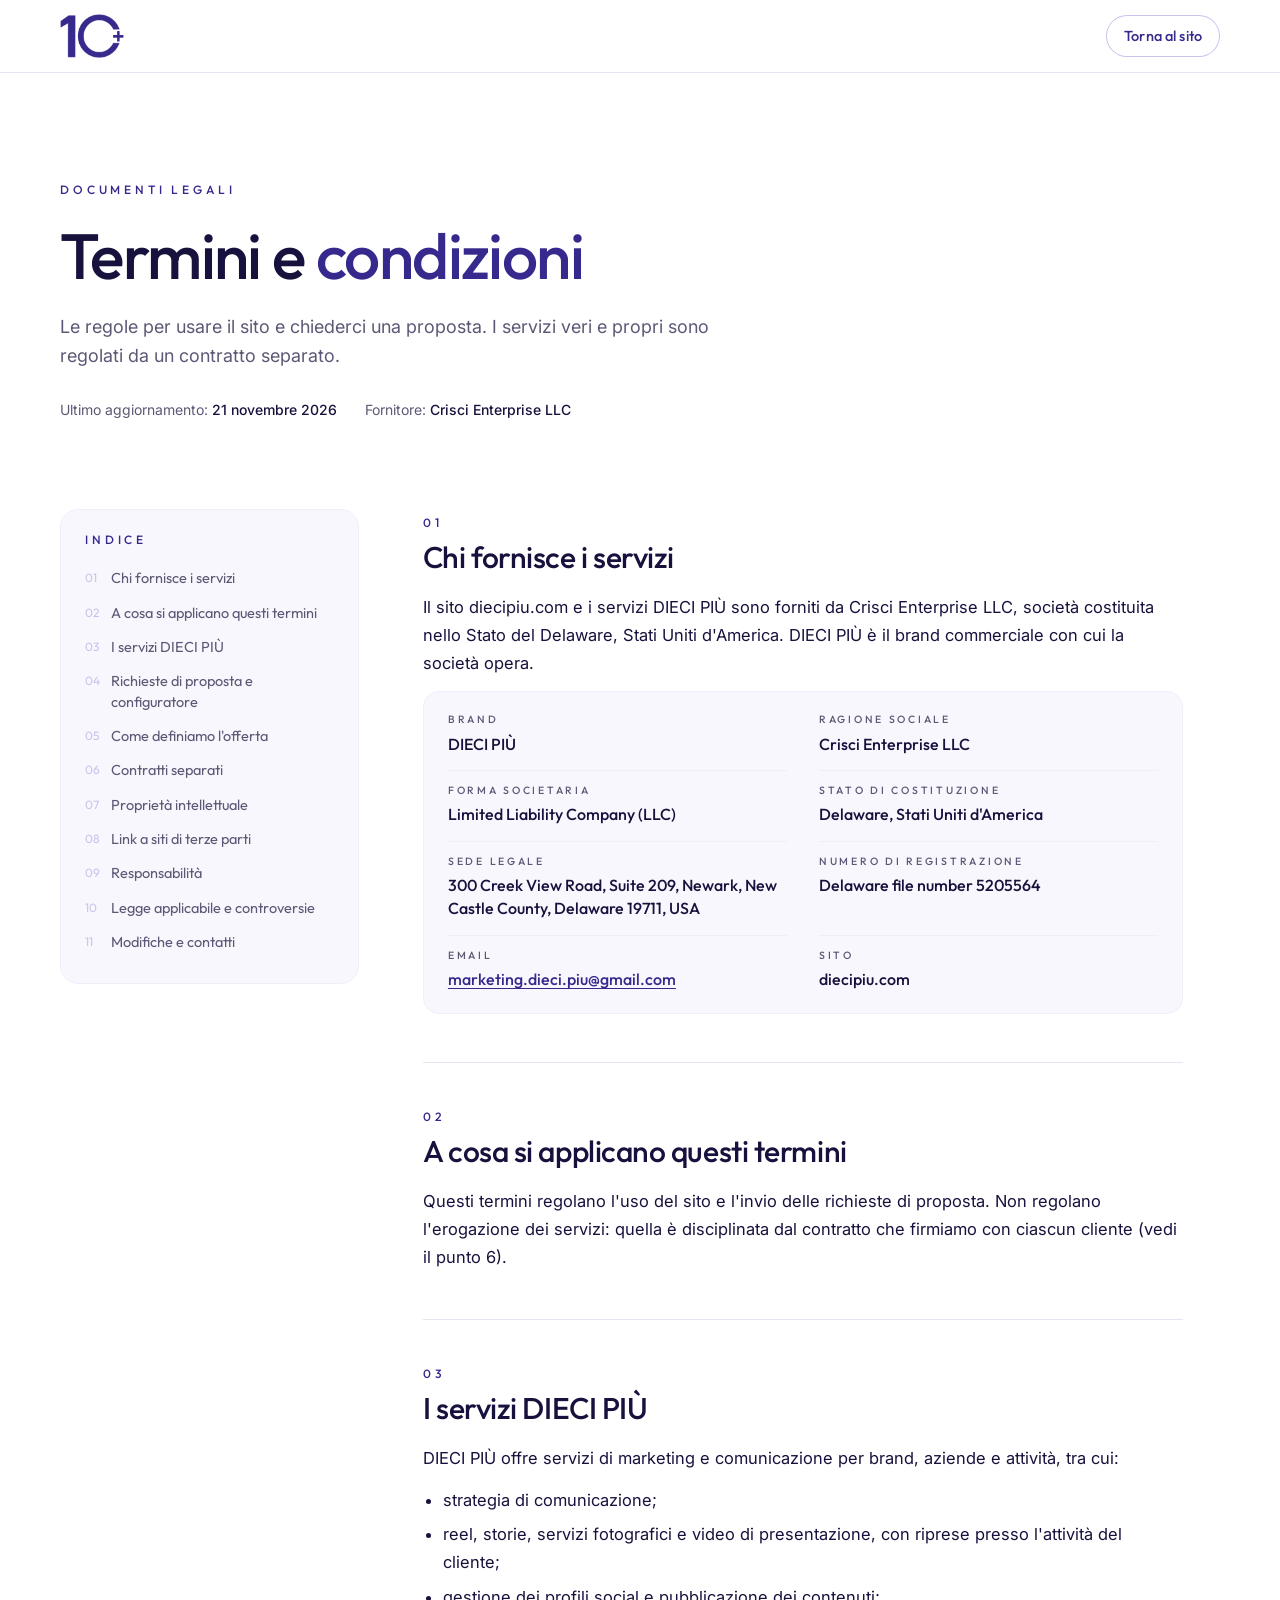
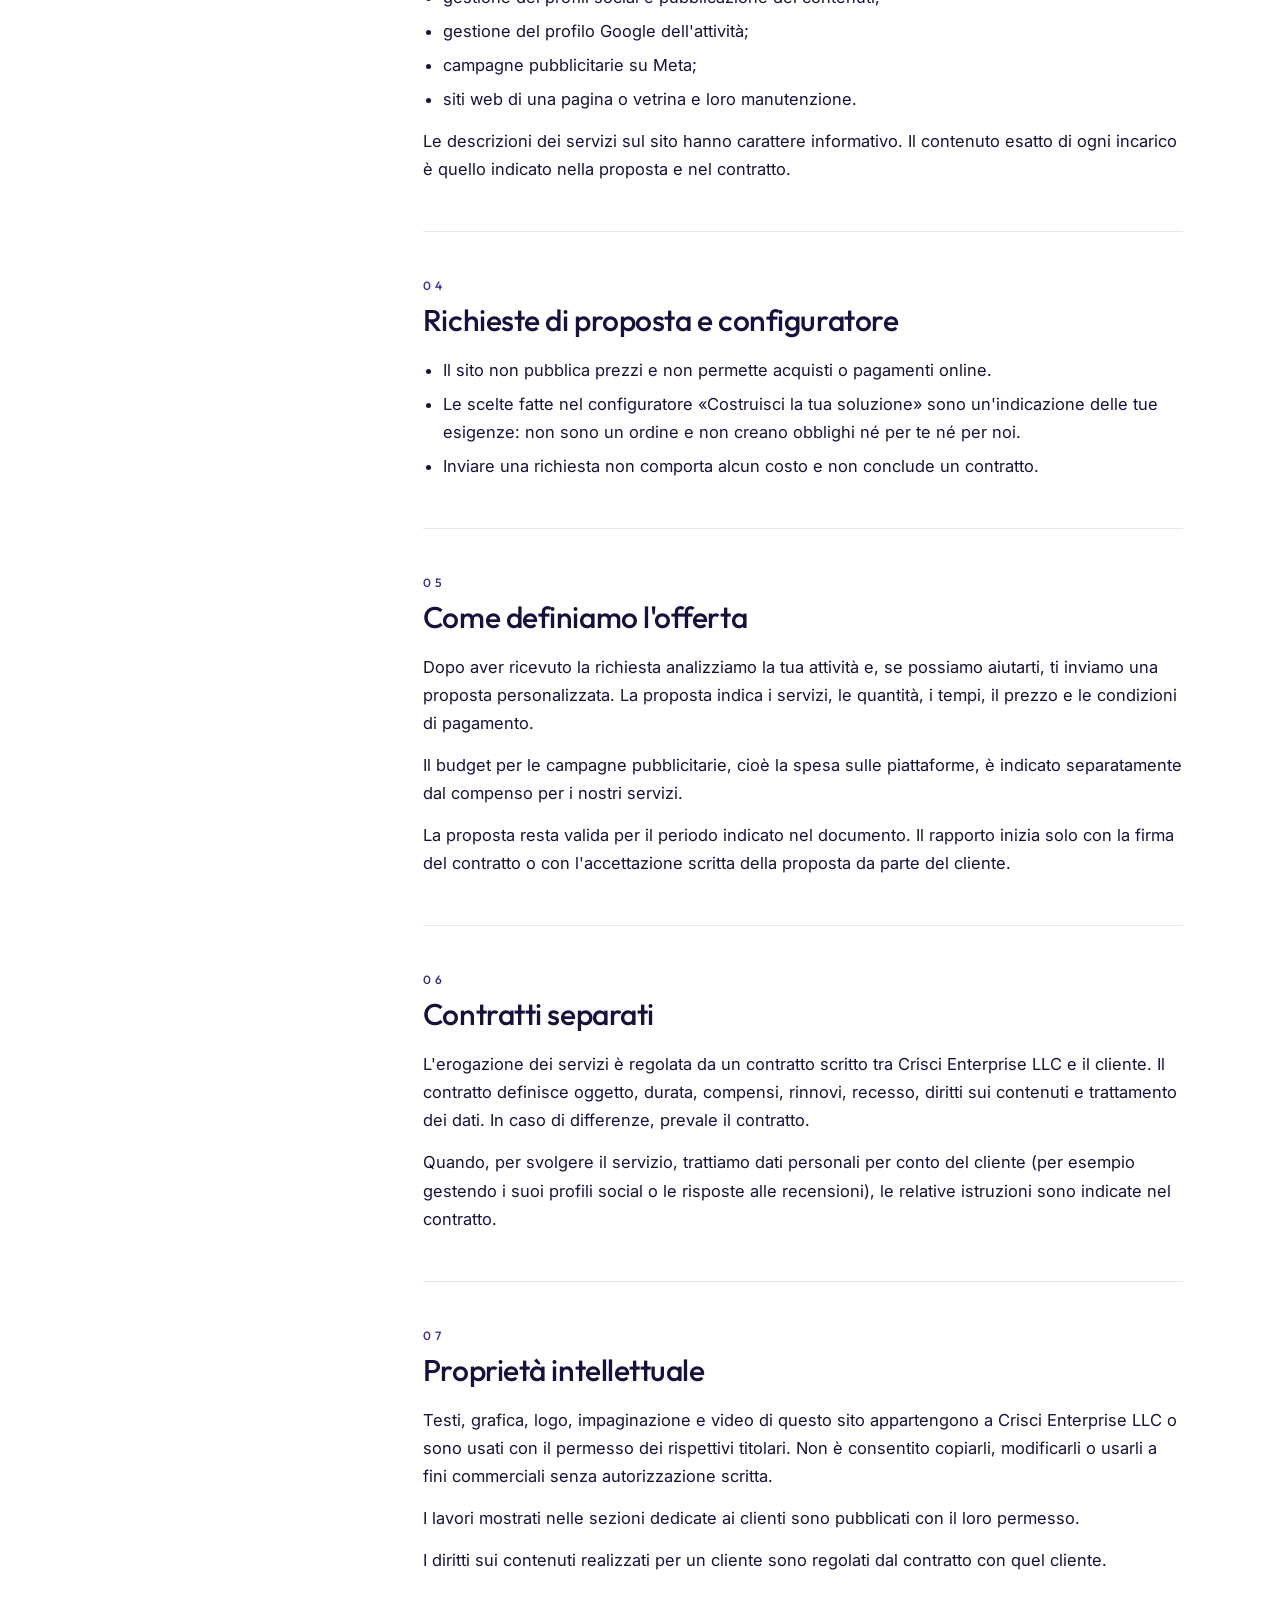
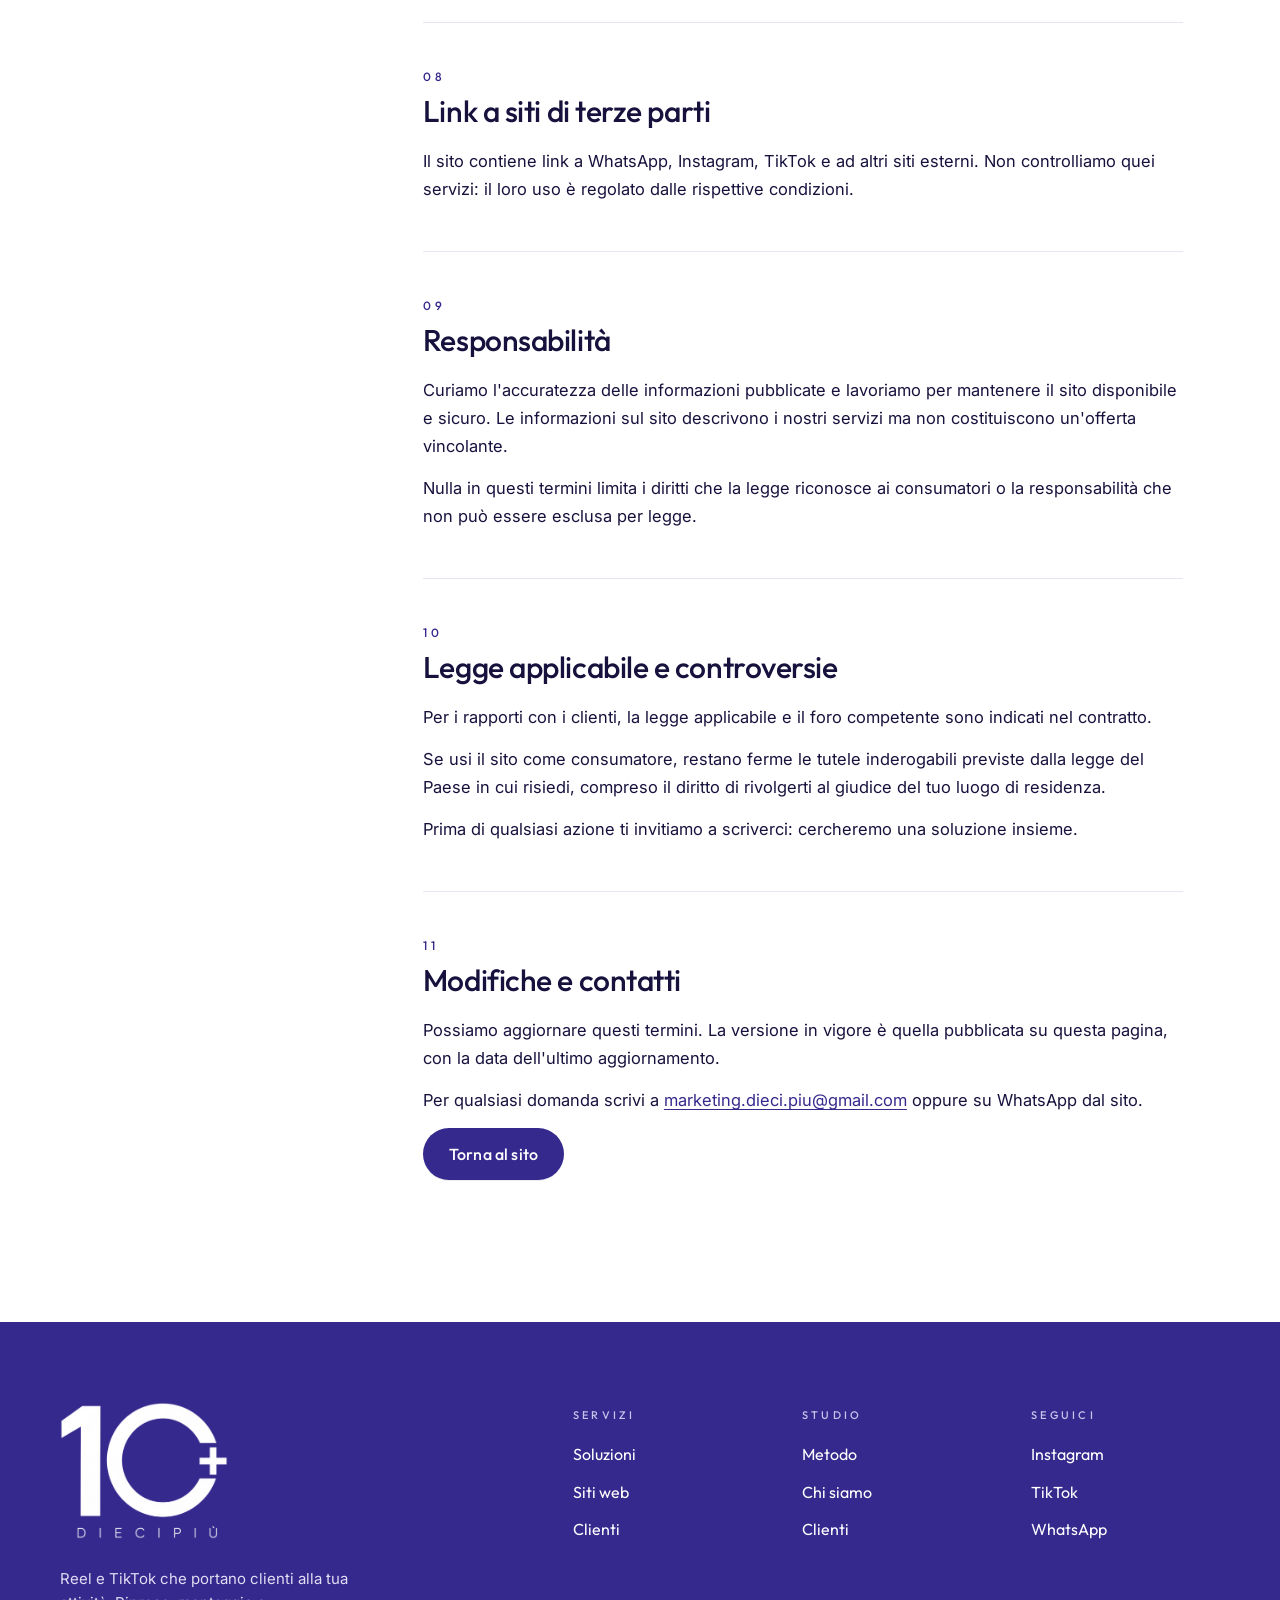
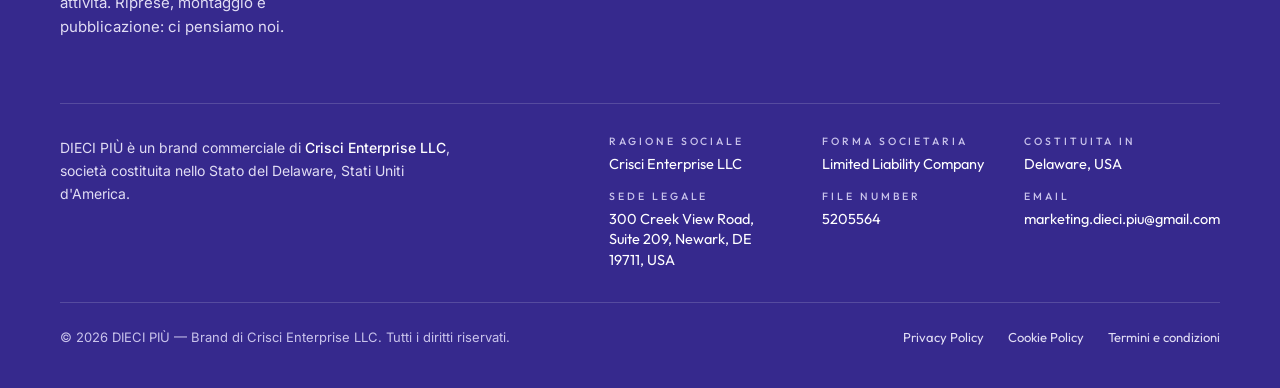
<file: termini.html>
<!doctype html>
<html lang="it">
<head>
<meta charset="utf-8">
<meta name="viewport" content="width=device-width, initial-scale=1, viewport-fit=cover">
<title>Termini e condizioni · DIECI PIÙ</title>
<meta name="description" content="Termini di utilizzo del sito DIECI PIÙ e delle richieste di proposta.">
<link rel="canonical" href="https://diecipiu.com/termini.html">
<meta name="theme-color" content="#36298D">
<link rel="icon" href="favicon.ico" sizes="any">
<link rel="icon" type="image/png" sizes="32x32" href="assets/brand/favicon-32.png">
<link rel="apple-touch-icon" href="assets/brand/apple-touch-icon.png">
<link rel="preconnect" href="https://fonts.googleapis.com">
<link rel="preconnect" href="https://fonts.gstatic.com" crossorigin>
<link rel="stylesheet" href="https://fonts.googleapis.com/css2?family=Outfit:wght@300;400;500;600&family=Inter:wght@400;500;600&display=swap">
<link rel="stylesheet" href="styles.css">
<link rel="stylesheet" href="legale.css">
</head>
<body>

<header class="legal-nav">
  <div class="wrap legal-nav-in">
    <a class="brand" href="index.html" aria-label="DIECI PIÙ — torna al sito">
      <img src="assets/brand/logo-dieci-piu-mark.png" alt="DIECI PIÙ" width="1600" height="1102">
    </a>
    <a class="btn btn-ghost btn-sm" href="index.html">Torna al sito</a>
  </div>
</header>

<main class="legal-page" id="top">
  <div class="wrap">
    <div class="legal-head">
      <span class="label">Documenti legali</span>
      <h1>Termini e <em>condizioni</em></h1>
      <p class="legal-intro">Le regole per usare il sito e chiederci una proposta. I servizi veri e propri sono regolati da un contratto separato.</p>
      <ul class="legal-meta">
        <li>Ultimo aggiornamento: <b>21 novembre 2026</b></li>
        <li>Fornitore: <b>Crisci Enterprise LLC</b></li>
      </ul>
    </div>

    <div class="legal-layout">
      <nav class="legal-toc" aria-label="Indice">
        <span class="label">Indice</span>
        <ol>
        <li><a href="#fornitore">Chi fornisce i servizi</a></li>
        <li><a href="#ambito">A cosa si applicano questi termini</a></li>
        <li><a href="#servizi">I servizi DIECI PIÙ</a></li>
        <li><a href="#preventivi">Richieste di proposta e configuratore</a></li>
        <li><a href="#offerta">Come definiamo l'offerta</a></li>
        <li><a href="#contratto">Contratti separati</a></li>
        <li><a href="#proprieta">Proprietà intellettuale</a></li>
        <li><a href="#link">Link a siti di terze parti</a></li>
        <li><a href="#responsabilita">Responsabilità</a></li>
        <li><a href="#legge">Legge applicabile e controversie</a></li>
        <li><a href="#modifiche">Modifiche e contatti</a></li>
        </ol>
      </nav>
      <div class="legal-body">
      <section id="fornitore" aria-labelledby="fornitore-t">
        <h2 id="fornitore-t"><span class="n">01</span>Chi fornisce i servizi</h2>
        <p>Il sito diecipiu.com e i servizi DIECI PIÙ sono forniti da Crisci Enterprise LLC, società costituita nello Stato del Delaware, Stati Uniti d'America. DIECI PIÙ è il brand commerciale con cui la società opera.</p>
        <dl class="legal-facts">
          <div><dt>Brand</dt><dd>DIECI PIÙ</dd></div>
          <div><dt>Ragione sociale</dt><dd>Crisci Enterprise LLC</dd></div>
          <div><dt>Forma societaria</dt><dd>Limited Liability Company (LLC)</dd></div>
          <div><dt>Stato di costituzione</dt><dd>Delaware, Stati Uniti d'America</dd></div>
          <div><dt>Sede legale</dt><dd>300 Creek View Road, Suite 209, Newark, New Castle County, Delaware 19711, USA</dd></div>
          <div><dt>Numero di registrazione</dt><dd>Delaware file number 5205564</dd></div>
          <div><dt>Email</dt><dd><a href="mailto:marketing.dieci.piu@gmail.com">marketing.dieci.piu@gmail.com</a></dd></div>
          <div><dt>Sito</dt><dd>diecipiu.com</dd></div>
        </dl>
      </section>
      <section id="ambito" aria-labelledby="ambito-t">
        <h2 id="ambito-t"><span class="n">02</span>A cosa si applicano questi termini</h2>
        <p>Questi termini regolano l'uso del sito e l'invio delle richieste di proposta. Non regolano l'erogazione dei servizi: quella è disciplinata dal contratto che firmiamo con ciascun cliente (vedi il punto 6).</p>
      </section>
      <section id="servizi" aria-labelledby="servizi-t">
        <h2 id="servizi-t"><span class="n">03</span>I servizi DIECI PIÙ</h2>
        <p>DIECI PIÙ offre servizi di marketing e comunicazione per brand, aziende e attività, tra cui:</p>
        <ul>
          <li>strategia di comunicazione;</li>
          <li>reel, storie, servizi fotografici e video di presentazione, con riprese presso l'attività del cliente;</li>
          <li>gestione dei profili social e pubblicazione dei contenuti;</li>
          <li>gestione del profilo Google dell'attività;</li>
          <li>campagne pubblicitarie su Meta;</li>
          <li>siti web di una pagina o vetrina e loro manutenzione.</li>
        </ul>
        <p>Le descrizioni dei servizi sul sito hanno carattere informativo. Il contenuto esatto di ogni incarico è quello indicato nella proposta e nel contratto.</p>
      </section>
      <section id="preventivi" aria-labelledby="preventivi-t">
        <h2 id="preventivi-t"><span class="n">04</span>Richieste di proposta e configuratore</h2>
        <ul>
          <li>Il sito non pubblica prezzi e non permette acquisti o pagamenti online.</li>
          <li>Le scelte fatte nel configuratore «Costruisci la tua soluzione» sono un'indicazione delle tue esigenze: non sono un ordine e non creano obblighi né per te né per noi.</li>
          <li>Inviare una richiesta non comporta alcun costo e non conclude un contratto.</li>
        </ul>
      </section>
      <section id="offerta" aria-labelledby="offerta-t">
        <h2 id="offerta-t"><span class="n">05</span>Come definiamo l'offerta</h2>
        <p>Dopo aver ricevuto la richiesta analizziamo la tua attività e, se possiamo aiutarti, ti inviamo una proposta personalizzata. La proposta indica i servizi, le quantità, i tempi, il prezzo e le condizioni di pagamento.</p>
        <p>Il budget per le campagne pubblicitarie, cioè la spesa sulle piattaforme, è indicato separatamente dal compenso per i nostri servizi.</p>
        <p>La proposta resta valida per il periodo indicato nel documento. Il rapporto inizia solo con la firma del contratto o con l'accettazione scritta della proposta da parte del cliente.</p>
      </section>
      <section id="contratto" aria-labelledby="contratto-t">
        <h2 id="contratto-t"><span class="n">06</span>Contratti separati</h2>
        <p>L'erogazione dei servizi è regolata da un contratto scritto tra Crisci Enterprise LLC e il cliente. Il contratto definisce oggetto, durata, compensi, rinnovi, recesso, diritti sui contenuti e trattamento dei dati. In caso di differenze, prevale il contratto.</p>
        <p>Quando, per svolgere il servizio, trattiamo dati personali per conto del cliente (per esempio gestendo i suoi profili social o le risposte alle recensioni), le relative istruzioni sono indicate nel contratto.</p>
      </section>
      <section id="proprieta" aria-labelledby="proprieta-t">
        <h2 id="proprieta-t"><span class="n">07</span>Proprietà intellettuale</h2>
        <p>Testi, grafica, logo, impaginazione e video di questo sito appartengono a Crisci Enterprise LLC o sono usati con il permesso dei rispettivi titolari. Non è consentito copiarli, modificarli o usarli a fini commerciali senza autorizzazione scritta.</p>
        <p>I lavori mostrati nelle sezioni dedicate ai clienti sono pubblicati con il loro permesso.</p>
        <p>I diritti sui contenuti realizzati per un cliente sono regolati dal contratto con quel cliente.</p>
      </section>
      <section id="link" aria-labelledby="link-t">
        <h2 id="link-t"><span class="n">08</span>Link a siti di terze parti</h2>
        <p>Il sito contiene link a WhatsApp, Instagram, TikTok e ad altri siti esterni. Non controlliamo quei servizi: il loro uso è regolato dalle rispettive condizioni.</p>
      </section>
      <section id="responsabilita" aria-labelledby="responsabilita-t">
        <h2 id="responsabilita-t"><span class="n">09</span>Responsabilità</h2>
        <p>Curiamo l'accuratezza delle informazioni pubblicate e lavoriamo per mantenere il sito disponibile e sicuro. Le informazioni sul sito descrivono i nostri servizi ma non costituiscono un'offerta vincolante.</p>
        <p>Nulla in questi termini limita i diritti che la legge riconosce ai consumatori o la responsabilità che non può essere esclusa per legge.</p>
      </section>
      <section id="legge" aria-labelledby="legge-t">
        <h2 id="legge-t"><span class="n">10</span>Legge applicabile e controversie</h2>
        <p>Per i rapporti con i clienti, la legge applicabile e il foro competente sono indicati nel contratto.</p>
        <p>Se usi il sito come consumatore, restano ferme le tutele inderogabili previste dalla legge del Paese in cui risiedi, compreso il diritto di rivolgerti al giudice del tuo luogo di residenza.</p>
        <p>Prima di qualsiasi azione ti invitiamo a scriverci: cercheremo una soluzione insieme.</p>
      </section>
      <section id="modifiche" aria-labelledby="modifiche-t">
        <h2 id="modifiche-t"><span class="n">11</span>Modifiche e contatti</h2>
        <p>Possiamo aggiornare questi termini. La versione in vigore è quella pubblicata su questa pagina, con la data dell'ultimo aggiornamento.</p>
        <p>Per qualsiasi domanda scrivi a <a href="mailto:marketing.dieci.piu@gmail.com">marketing.dieci.piu@gmail.com</a> oppure su WhatsApp dal sito.</p>
      </section>
        <p class="legal-back"><a class="btn btn-primary" href="index.html">Torna al sito</a></p>
      </div>
    </div>
  </div>
</main>

<footer class="footer">
  <div class="wrap">
    <div class="footer-grid">
      <div>
        <img class="logo" src="assets/brand/logo-dieci-piu-white.png" alt="DIECI PIÙ" width="1600" height="1299" loading="lazy">
        <p>Reel e TikTok che portano clienti alla tua attività. Riprese, montaggio e pubblicazione: ci pensiamo noi.</p>
      </div>
      <div>
        <h4>Servizi</h4>
        <ul><li><a href="index.html#soluzioni">Soluzioni</a></li><li><a href="index.html#siti">Siti web</a></li><li><a href="index.html#clienti">Clienti</a></li></ul>
      </div>
      <div>
        <h4>Studio</h4>
        <ul><li><a href="index.html#metodo">Metodo</a></li><li><a href="index.html#chi-siamo">Chi siamo</a></li><li><a href="index.html#clienti">Clienti</a></li></ul>
      </div>
      <div>
        <h4>Seguici</h4>
        <ul><li><a href="https://www.instagram.com/diecipiu_agency/" rel="noopener" target="_blank">Instagram</a></li><li><a href="https://www.tiktok.com/@dieci_piu" rel="noopener" target="_blank">TikTok</a></li><li><a href="https://wa.me/393920005024" target="_blank" rel="noopener">WhatsApp</a></li></ul>
      </div>
    </div>
    <div class="footer-legal">
      <p class="footer-entity">DIECI PIÙ è un brand commerciale di <b>Crisci Enterprise LLC</b>, società costituita nello Stato del Delaware, Stati Uniti d'America.</p>
      <dl class="footer-facts">
        <div><dt>Ragione sociale</dt><dd>Crisci Enterprise LLC</dd></div>
        <div><dt>Forma societaria</dt><dd>Limited Liability Company</dd></div>
        <div><dt>Costituita in</dt><dd>Delaware, USA</dd></div>
        <div class="footer-sede"><dt>Sede legale</dt><dd>300 Creek View Road, Suite 209, Newark, DE 19711, USA</dd></div>
        <div><dt>File number</dt><dd>5205564</dd></div>
        <div><dt>Email</dt><dd><a href="mailto:marketing.dieci.piu@gmail.com">marketing.dieci.piu@gmail.com</a></dd></div>
      </dl>
    </div>
    <div class="footer-bottom">
      <span>© <span data-year>2026</span> DIECI PIÙ — Brand di Crisci Enterprise LLC. Tutti i diritti riservati.</span>
      <ul class="footer-links" aria-label="Documenti legali">
        <li><a href="privacy.html">Privacy Policy</a></li>
        <li><a href="cookie.html">Cookie Policy</a></li>
        <li><a href="termini.html">Termini e condizioni</a></li>
      </ul>
    </div>
  </div>
</footer>

<script>document.querySelectorAll("[data-year]").forEach(function (y) { y.textContent = new Date().getFullYear(); });</script>
</body>
</html>
</file>
<file: styles.css>
/* ==========================================================================
   DIECI+ — sistema visivo
   Colore primario estratto dal logo originale: #36298D
   ========================================================================== */

:root {
  /* Brand */
  --viola: #36298D;          /* colore esatto del logo */
  --viola-scuro: #281E6E;    /* hover / pressione */
  --viola-notte: #17123D;    /* testo principale, tono del viola */
  --lavanda-50: #F8F7FD;     /* sezioni leggere */
  --lavanda-100: #F0EEFA;
  --lavanda-200: #E1DDF4;
  --lavanda-300: #C9C3EB;

  /* Neutri */
  --bianco: #FFFFFF;
  --testo: var(--viola-notte);
  --testo-2: #5C5875;
  --linea: #E7E5F0;

  /* Tipografia */
  --display: "Outfit", "Helvetica Neue", Arial, sans-serif;
  --testo-font: "Inter", "Helvetica Neue", Arial, sans-serif;

  /* Griglia */
  --max: 1240px;
  --gutter: clamp(16px, 4vw, 40px);

  /* Movimento */
  --ease: cubic-bezier(.2, .7, .2, 1);
  --ease-in-out: cubic-bezier(.65, 0, .35, 1);
}

*, *::before, *::after { box-sizing: border-box; }
html { -webkit-text-size-adjust: 100%; scroll-padding-top: 88px; }
@media (prefers-reduced-motion: no-preference) { html { scroll-behavior: smooth; } }
body {
  margin: 0;
  background: var(--bianco);
  color: var(--testo);
  font: 400 17px/1.6 var(--testo-font);
  -webkit-font-smoothing: antialiased;
  text-rendering: optimizeLegibility;
  overflow-x: hidden;
}
img, video { max-width: 100%; display: block; }
a { color: inherit; }
::selection { background: var(--viola); color: var(--bianco); }
:focus-visible { outline: 2px solid var(--viola); outline-offset: 3px; border-radius: 4px; }

.wrap { max-width: var(--max); margin: 0 auto; padding-inline: var(--gutter); }
.sr-only { position: absolute; width: 1px; height: 1px; overflow: hidden; clip: rect(0 0 0 0); white-space: nowrap; }

/* --------------------------------------------------------------------------
   Etichette: riprendono la spaziatura ampia di "D I E C I P I Ù"
   -------------------------------------------------------------------------- */
.label {
  font: 500 12px/1 var(--display);
  letter-spacing: .32em;
  text-transform: uppercase;
  color: var(--viola);
}
.label.muted { color: var(--testo-2); }

/* --------------------------------------------------------------------------
   Pulsanti
   -------------------------------------------------------------------------- */
.btn {
  --h: 52px;
  position: relative;
  display: inline-flex; align-items: center; gap: 14px;
  height: var(--h); padding: 0 26px;
  border-radius: 999px; border: 0;
  font: 500 16px/1 var(--display); letter-spacing: .01em;
  text-decoration: none; cursor: pointer; white-space: nowrap;
  overflow: hidden; isolation: isolate;
  transition: transform .5s var(--ease), box-shadow .5s var(--ease), color .3s var(--ease);
}
.btn-primary { background: var(--viola); color: var(--bianco); box-shadow: 0 1px 0 rgba(23,18,61,.08); }
/* riempimento che sale dal basso */
.btn-primary::before {
  content: ""; position: absolute; inset: 0; z-index: -1;
  background: var(--viola-scuro);
  transform: translateY(101%); border-radius: inherit;
  transition: transform .55s var(--ease);
}
.btn-primary:hover::before { transform: translateY(0); }
.btn-primary:hover { transform: translateY(-2px); box-shadow: 0 14px 30px -14px rgba(54,41,141,.65); }
.btn-primary:active { transform: translateY(0); }

.btn-ghost { background: transparent; color: var(--viola); box-shadow: inset 0 0 0 1px var(--lavanda-300); }
.btn-ghost::before {
  content: ""; position: absolute; inset: 0; z-index: -1; border-radius: inherit;
  background: var(--lavanda-100); opacity: 0; transition: opacity .4s var(--ease);
}
.btn-ghost:hover::before { opacity: 1; }
.btn-ghost:hover { box-shadow: inset 0 0 0 1px var(--viola); }

.btn .arrow { width: 18px; height: 18px; flex: none; overflow: hidden; position: relative; }
.btn .arrow svg { position: absolute; inset: 0; transition: transform .5s var(--ease); }
.btn .arrow svg + svg { transform: translateX(-120%); }
.btn:hover .arrow svg:first-child { transform: translateX(120%); }
.btn:hover .arrow svg + svg { transform: translateX(0); }

.btn-sm { --h: 42px; padding: 0 18px; font-size: 14.5px; gap: 10px; }

/* --------------------------------------------------------------------------
   Navbar
   -------------------------------------------------------------------------- */
.nav {
  position: fixed; inset: 0 0 auto 0; z-index: 50;
  padding-top: env(safe-area-inset-top, 0px);
  background: rgba(255,255,255,.0);
  transition: background .4s var(--ease), box-shadow .4s var(--ease);
}
.nav.scrolled { background: rgba(255,255,255,.86); backdrop-filter: saturate(1.4) blur(14px); -webkit-backdrop-filter: saturate(1.4) blur(14px); box-shadow: 0 1px 0 var(--linea); }
.nav-in { display: flex; align-items: center; gap: 32px; height: 76px; transition: height .4s var(--ease); }
.nav.scrolled .nav-in { height: 64px; }
.brand { display: block; flex: none; line-height: 0; }
.brand img { height: 30px; width: auto; transition: height .4s var(--ease); }
.nav.scrolled .brand img { height: 26px; }
.nav-links { display: flex; gap: 4px; margin-left: auto; list-style: none; padding: 0; margin-block: 0; }
.nav-links a {
  position: relative; display: block; padding: 10px 14px;
  font: 400 15px/1 var(--display); color: var(--testo); text-decoration: none;
}
.nav-links a::after {
  content: ""; position: absolute; left: 14px; right: 14px; bottom: 4px; height: 1px;
  background: var(--viola); transform: scaleX(0); transform-origin: right;
  transition: transform .45s var(--ease);
}
.nav-links a:hover::after, .nav-links a.on::after { transform: scaleX(1); transform-origin: left; }
.nav-links a.on { color: var(--viola); }
.nav-toggle { display: none; }

@media (max-width: 900px) {
  .nav-in { gap: 12px; height: 64px; }
  .brand img { height: 26px; }
  .nav-links, .nav .btn { display: none; }
  .nav-toggle {
    display: inline-flex; margin-left: auto; width: 44px; height: 44px; border: 0; border-radius: 50%;
    background: var(--lavanda-100); color: var(--viola); align-items: center; justify-content: center; cursor: pointer;
  }
  .nav-toggle span, .nav-toggle span::before { display: block; width: 18px; height: 1.5px; background: currentColor; position: relative; transition: transform .4s var(--ease); }
  .nav-toggle span::before { content: ""; position: absolute; top: 6px; }
  .nav-toggle span { transform: translateY(-3px); }
  .nav.open .nav-toggle span { transform: translateY(0) rotate(45deg); }
  .nav.open .nav-toggle span::before { transform: translateY(-6px) rotate(-90deg); }
}

/* menu mobile */
.mobile-menu {
  position: fixed; inset: 0; z-index: 40; background: var(--bianco);
  padding: calc(96px + env(safe-area-inset-top, 0px)) var(--gutter) 32px;
  display: flex; flex-direction: column; gap: 32px;
  clip-path: inset(0 0 100% 0); visibility: hidden;
  transition: clip-path .7s var(--ease-in-out), visibility 0s linear .7s;
}
.nav.open + .mobile-menu { clip-path: inset(0 0 0 0); visibility: visible; transition: clip-path .7s var(--ease-in-out), visibility 0s; }
.mobile-menu ol { list-style: none; margin: 0; padding: 0; counter-reset: m; }
.mobile-menu li { counter-increment: m; border-bottom: 1px solid var(--linea); }
.mobile-menu a {
  display: flex; align-items: baseline; gap: 16px; padding: 18px 0;
  font: 400 clamp(28px, 8vw, 40px)/1.1 var(--display); letter-spacing: -.02em; text-decoration: none;
}
.mobile-menu a::before { content: counter(m, decimal-leading-zero); font: 500 12px/1 var(--display); letter-spacing: .2em; color: var(--viola); }
.mobile-menu .btn { align-self: stretch; justify-content: center; margin-top: auto; }
.mobile-menu { z-index: 48; }

/* --------------------------------------------------------------------------
   Hero
   -------------------------------------------------------------------------- */
.hero { padding-top: calc(150px + env(safe-area-inset-top, 0px)); padding-bottom: 96px; position: relative; }
.hero-grid { display: grid; grid-template-columns: minmax(0, 7fr) minmax(0, 5fr); gap: 56px; align-items: end; }
.hero h1 {
  font: 400 clamp(44px, 7.2vw, 104px)/.98 var(--display);
  letter-spacing: -.045em; margin: 28px 0 0; text-wrap: balance;
}
.hero h1 .line { display: block; overflow: hidden; padding-bottom: .06em; }
.hero h1 .line > span { display: inline-block; }
.hero h1 em { font-style: normal; color: var(--viola); }
.hero-sub { font-size: clamp(18px, 1.6vw, 21px); line-height: 1.5; color: var(--testo-2); max-width: 34ch; margin: 32px 0 40px; }
.hero-cta { display: flex; flex-wrap: wrap; gap: 12px; }

.hero-facts { display: grid; grid-template-columns: repeat(3, minmax(0,1fr)); margin-top: 88px; border-top: 1px solid var(--linea); }
.hero-facts div { padding: 22px 24px 0 0; }
.hero-facts div + div { padding-left: 24px; border-left: 1px solid var(--linea); }
.hero-facts b { display: block; font: 400 clamp(26px, 3vw, 36px)/1 var(--display); letter-spacing: -.03em; color: var(--viola); }
.hero-facts span { display: block; margin-top: 10px; font-size: 14.5px; line-height: 1.45; color: var(--testo-2); }

/* pila di reel nel hero */
.reel-stack { position: relative; aspect-ratio: 4 / 5; }
.reel-stack::before {
  content: ""; position: absolute; inset: 8% 0 0 12%; border-radius: 28px;
  background: var(--lavanda-100);
}
.reel-stack .reel { position: absolute; width: 40%; }
.reel-stack .reel:nth-child(1) { left: -2%; top: 18%; transform: rotate(-6deg); }
.reel-stack .reel:nth-child(2) { left: 19%; top: 4%; z-index: 3; transform: rotate(-1.5deg); }
.reel-stack .reel:nth-child(3) { left: 62%; top: 22%; transform: rotate(6deg); }
.reel-stack .reel:nth-child(4) { left: 41%; top: 10%; z-index: 4; transform: rotate(2deg); }

@media (max-width: 900px) {
  .hero { padding-top: calc(120px + env(safe-area-inset-top, 0px)); padding-bottom: 72px; }
  .hero-grid { grid-template-columns: minmax(0,1fr); gap: 48px; }
  .reel-stack { max-width: 420px; width: 100%; margin-inline: auto; }
  .hero-facts { margin-top: 64px; }
}
@media (max-width: 560px) {
  .hero-facts { grid-template-columns: minmax(0,1fr); }
  .hero-facts div, .hero-facts div + div { padding: 18px 0; border-left: 0; border-bottom: 1px solid var(--linea); }
  .hero-cta .btn { width: 100%; justify-content: center; }
}

/* --------------------------------------------------------------------------
   Reel (cornice 9:16)
   -------------------------------------------------------------------------- */
.reel {
  position: relative; aspect-ratio: 9 / 16; border-radius: 18px; overflow: hidden;
  background: linear-gradient(160deg, var(--lavanda-200), var(--lavanda-100) 60%, var(--bianco));
  box-shadow: 0 1px 0 rgba(23,18,61,.04), 0 24px 48px -28px rgba(54,41,141,.45);
  transition: transform .7s var(--ease), box-shadow .7s var(--ease);
}
.reel video, .reel img { position: absolute; inset: 0; width: 100%; height: 100%; object-fit: cover; }
.reel .meta { position: absolute; left: 14px; right: 14px; bottom: 14px; display: flex; justify-content: space-between; align-items: end; gap: 8px; }
.reel .meta span { font: 500 10.5px/1.2 var(--display); letter-spacing: .22em; text-transform: uppercase; color: var(--viola); }
.reel .play {
  position: absolute; top: 50%; left: 50%; width: 48px; height: 48px; margin: -24px 0 0 -24px;
  border-radius: 50%; background: rgba(255,255,255,.9); color: var(--viola);
  display: grid; place-items: center; transition: transform .5s var(--ease), background .4s var(--ease), color .4s var(--ease);
}
.reel .play svg { width: 16px; height: 16px; margin-left: 2px; }
.reel:hover .play { transform: scale(1.08); background: var(--viola); color: var(--bianco); }
.reel .bar { position: absolute; left: 14px; right: 14px; top: 14px; height: 2px; border-radius: 2px; background: rgba(54,41,141,.15); overflow: hidden; }
.reel .bar::after { content: ""; position: absolute; inset: 0; background: var(--viola); transform-origin: left; transform: scaleX(.35); }
@media (prefers-reduced-motion: no-preference) {
  .reel-stack .reel .bar::after { animation: progress 6s linear infinite; }
  .reel-stack .reel:nth-child(1) .bar::after { animation-delay: -2s; }
  .reel-stack .reel:nth-child(3) .bar::after { animation-delay: -4s; }
  .reel-stack .reel:nth-child(4) .bar::after { animation-delay: -3s; }
}
@keyframes progress { from { transform: scaleX(0); } to { transform: scaleX(1); } }

/* --------------------------------------------------------------------------
   Striscia zone
   -------------------------------------------------------------------------- */
.zones { border-block: 1px solid var(--linea); }
.zones .wrap { display: flex; flex-wrap: wrap; align-items: center; justify-content: space-between; gap: 16px 32px; padding-block: 26px; }
.zones ul { display: flex; flex-wrap: wrap; gap: 8px 40px; list-style: none; margin: 0; padding: 0; }
.zones li { font: 400 clamp(20px, 2.2vw, 28px)/1 var(--display); letter-spacing: -.02em; }
.zones li::before { content: "+"; color: var(--viola); margin-right: 12px; font-weight: 500; }

/* --------------------------------------------------------------------------
   Sezioni
   -------------------------------------------------------------------------- */
.section { padding-block: clamp(88px, 11vw, 160px); }
.section.tint { background: var(--lavanda-50); }
.section-head { display: grid; grid-template-columns: minmax(0, 4fr) minmax(0, 8fr); gap: 32px; margin-bottom: clamp(48px, 6vw, 88px); }
.section-head .index { display: flex; flex-direction: column; gap: 14px; padding-top: 12px; border-top: 1px solid var(--testo); }
.section-head .index .n { font: 300 15px/1 var(--display); letter-spacing: .04em; color: var(--testo-2); }
.section-head h2 {
  font: 400 clamp(36px, 5vw, 68px)/1.02 var(--display); letter-spacing: -.04em;
  margin: 0; text-wrap: balance; max-width: 16ch;
}
.section-head h2 em { font-style: normal; color: var(--viola); }
.section-head p { font-size: clamp(17px, 1.4vw, 19px); color: var(--testo-2); max-width: 54ch; margin: 24px 0 0; }
@media (max-width: 760px) { .section-head { grid-template-columns: minmax(0,1fr); gap: 24px; } }

/* --------------------------------------------------------------------------
   Manifesto
   -------------------------------------------------------------------------- */
.manifesto { padding-block: clamp(96px, 12vw, 176px); background: var(--lavanda-50); position: relative; overflow: hidden; }
.manifesto blockquote {
  margin: 28px 0 0; font: 300 clamp(40px, 7vw, 112px)/.98 var(--display); letter-spacing: -.05em;
  max-width: 15ch;
}
.manifesto blockquote b { font-weight: 400; color: var(--viola); }
.manifesto .pair { display: grid; grid-template-columns: repeat(2, minmax(0, 1fr)); gap: 32px; margin-top: 72px; max-width: 860px; }
.manifesto .pair p { margin: 0; font-size: 17px; color: var(--testo-2); padding-top: 18px; border-top: 1px solid var(--lavanda-300); }
.manifesto .pair p b { display: block; color: var(--testo); font: 500 18px/1.3 var(--display); margin-bottom: 6px; }
@media (max-width: 640px) { .manifesto .pair { grid-template-columns: minmax(0,1fr); margin-top: 48px; } }

/* --------------------------------------------------------------------------
   Soluzioni su misura: percorsi, configuratore, riepilogo, richiesta
   -------------------------------------------------------------------------- */
.soluzioni { --errore: #B42318; }

/* Percorsi A / B */
.sol-paths { display: grid; grid-template-columns: repeat(2, minmax(0, 1fr)); gap: 16px; }
.sol-path { display: flex; flex-direction: column; align-items: flex-start; gap: 14px; padding: 32px; border-radius: 28px; border: 1px solid var(--lavanda-200); background: var(--bianco); }
.sol-path h3 { margin: 4px 0 0; font: 500 clamp(26px, 2.6vw, 34px)/1.05 var(--display); letter-spacing: -.03em; }
.sol-path p { margin: 0 0 10px; color: var(--testo-2); max-width: 40ch; }
.sol-path .btn { margin-top: auto; }
.sol-path-b { background: var(--viola); border-color: var(--viola); color: var(--bianco); }
.sol-path-b .label { color: var(--lavanda-300); }
.sol-path-b p { color: var(--lavanda-200); }
.sol-path-b .btn-primary { background: var(--bianco); color: var(--viola); }
.sol-path-b .btn-primary::before { background: var(--lavanda-100); }

/* Messaggi chiave */
.sol-claims { display: grid; grid-template-columns: minmax(0, 6fr) minmax(0, 5fr); gap: 24px 48px; align-items: end; margin: clamp(56px, 7vw, 96px) 0 clamp(40px, 5vw, 64px); padding-top: 28px; border-top: 1px solid var(--testo); }
.sol-claim { margin: 0; font: 400 clamp(32px, 3.8vw, 52px)/1.02 var(--display); letter-spacing: -.04em; text-wrap: balance; }
.sol-claim b { font-weight: 500; color: var(--viola); }
.sol-claims ul { list-style: none; margin: 0; padding: 0; display: grid; gap: 10px; }
.sol-claims li { display: grid; grid-template-columns: 18px minmax(0, 1fr); gap: 10px; font: 400 17px/1.35 var(--display); }
.sol-claims li::before { content: "+"; color: var(--viola); font-weight: 600; }

/* Configuratore */
.sol-builder { display: grid; grid-template-columns: minmax(0, 1fr) minmax(0, 360px); gap: 24px 40px; align-items: start; scroll-margin-top: 88px; }
.sol-step { margin-bottom: 18px; }
.sol-step p { margin: 10px 0 0; color: var(--testo-2); font-size: 15px; }
.sol-catalog { display: grid; grid-template-columns: repeat(2, minmax(0, 1fr)); gap: 12px; align-items: start; }
@media (max-width: 1100px) { .sol-catalog { grid-template-columns: minmax(0, 1fr); } }
.sol-noscript { padding: 18px; border-radius: 16px; background: var(--lavanda-100); }

.svc { border: 1px solid var(--lavanda-200); border-radius: 22px; background: var(--bianco); transition: border-color .35s var(--ease), box-shadow .35s var(--ease), background .35s var(--ease), transform .35s var(--ease); }
.svc:hover { border-color: var(--lavanda-300); }
.svc.on { border-color: var(--viola); box-shadow: 0 0 0 1px var(--viola), 0 18px 40px -28px rgba(54,41,141,.55); background: var(--lavanda-50); }
.svc-toggle { width: 100%; display: grid; grid-template-columns: 34px minmax(0, 1fr) 34px; gap: 12px; align-items: start; padding: 20px; border: 0; background: none; text-align: left; font: inherit; color: inherit; cursor: pointer; border-radius: 22px; -webkit-tap-highlight-color: transparent; }
.svc-toggle:focus-visible { outline: 2px solid var(--viola); outline-offset: 2px; }
.svc-n { font: 500 13px/1.6 var(--display); letter-spacing: .06em; color: var(--viola); }
.svc-name { display: block; font: 500 19px/1.2 var(--display); letter-spacing: -.01em; }
.svc-desc { display: block; margin-top: 6px; font-size: 14px; line-height: 1.45; color: var(--testo-2); }
.svc-mark { position: relative; width: 32px; height: 32px; border-radius: 50%; border: 1.5px solid var(--lavanda-300); transition: background .35s var(--ease), border-color .35s var(--ease), transform .45s var(--ease); }
.svc-mark::before, .svc-mark::after { content: ""; position: absolute; left: 50%; top: 50%; background: var(--viola); border-radius: 2px; transition: all .4s var(--ease); }
.svc-mark::before { width: 12px; height: 1.5px; margin: -.75px 0 0 -6px; }
.svc-mark::after { width: 1.5px; height: 12px; margin: -6px 0 0 -.75px; }
.svc.on .svc-mark { background: var(--viola); border-color: var(--viola); transform: rotate(360deg); }
.svc.on .svc-mark::before { width: 10px; height: 5px; margin: -4px 0 0 -5px; background: transparent; border-left: 2px solid var(--bianco); border-bottom: 2px solid var(--bianco); border-radius: 0; transform: rotate(-45deg); }
.svc.on .svc-mark::after { transform: scaleY(0); opacity: 0; }

.svc-opts { display: grid; grid-template-rows: 0fr; transition: grid-template-rows .45s var(--ease); }
.svc.on .svc-opts { grid-template-rows: 1fr; }
.svc-opts-in { overflow: hidden; min-height: 0; }
.opt { margin: 0 20px; padding: 14px 0; border-top: 1px solid var(--lavanda-200); }
.opt:last-child { margin-bottom: 8px; }
.opt-label { display: block; font: 500 13.5px/1.3 var(--display); color: var(--testo-2); }
.opt-qty { display: flex; align-items: center; justify-content: space-between; gap: 12px; }
.opt-chips .opt-label { margin-bottom: 10px; }
.qty { display: inline-flex; align-items: center; border: 1px solid var(--lavanda-300); border-radius: 999px; background: var(--bianco); }
.qty-btn { width: 44px; height: 44px; border: 0; border-radius: 50%; background: none; color: var(--viola); font: 400 22px/1 var(--display); cursor: pointer; transition: background .25s var(--ease); -webkit-tap-highlight-color: transparent; }
.qty-btn:hover:not(:disabled) { background: var(--lavanda-100); }
.qty-btn:disabled { opacity: .3; cursor: default; }
.qty-val { min-width: 40px; text-align: center; font: 600 18px/1 var(--display); font-variant-numeric: tabular-nums; }
.chips { display: flex; flex-wrap: wrap; gap: 8px; }
.chip { min-height: 40px; padding: 8px 14px; border: 1px solid var(--lavanda-300); border-radius: 999px; background: var(--bianco); color: var(--testo); font: 400 14px/1.2 var(--testo-font); cursor: pointer; transition: background .25s var(--ease), color .25s var(--ease), border-color .25s var(--ease); -webkit-tap-highlight-color: transparent; }
.chip[aria-pressed="true"], .chip[aria-checked="true"] { background: var(--viola); border-color: var(--viola); color: var(--bianco); }
.switch { display: flex; align-items: center; gap: 12px; width: 100%; min-height: 40px; padding: 0; border: 0; background: none; text-align: left; font: 400 14.5px/1.35 var(--testo-font); color: var(--testo); cursor: pointer; }
.switch-track { position: relative; flex: none; width: 42px; height: 26px; border-radius: 999px; background: var(--lavanda-200); transition: background .3s var(--ease); }
.switch-dot { position: absolute; left: 3px; top: 3px; width: 20px; height: 20px; border-radius: 50%; background: var(--bianco); box-shadow: 0 1px 3px rgba(23,18,61,.25); transition: transform .3s var(--ease); }
.switch[aria-checked="true"] .switch-track { background: var(--viola); }
.switch[aria-checked="true"] .switch-dot { transform: translateX(16px); }

/* Riepilogo */
.sol-summary { position: sticky; top: 88px; }
.sol-summary-in { background: var(--viola-notte); color: var(--bianco); border-radius: 28px; padding: 28px 24px 24px; }
.sol-summary .label { color: var(--lavanda-300); }
.sol-summary h3 { margin: 12px 0 6px; font: 500 26px/1.1 var(--display); letter-spacing: -.02em; }
.sol-count { margin: 0; font-size: 14px; color: var(--lavanda-200); }
.sol-stack { list-style: none; margin: 18px 0 0; padding: 0; display: grid; gap: 6px; }
.blk { display: grid; grid-template-columns: 26px minmax(0, 1fr) 32px; gap: 8px; align-items: center; padding: 10px 8px 10px 12px; border-radius: 12px; background: rgba(255,255,255,.07); border-left: 3px solid var(--lavanda-300); }
.blk-n { font: 500 12px/1 var(--display); color: var(--lavanda-300); }
.blk-text b { display: block; font: 500 15px/1.25 var(--display); }
.blk-text span { display: block; margin-top: 2px; font-size: 12.5px; line-height: 1.4; color: rgba(255,255,255,.72); }
.blk-x { width: 32px; height: 32px; border-radius: 50%; border: 1px solid rgba(255,255,255,.22); background: none; color: var(--bianco); font: 400 18px/1 var(--display); cursor: pointer; transition: background .25s var(--ease); }
.blk-x:hover { background: rgba(255,255,255,.12); }
.blk-x:focus-visible { outline: 2px solid var(--bianco); outline-offset: 2px; }
.sol-empty { margin: 18px 0 0; padding: 16px; border: 1px dashed rgba(255,255,255,.28); border-radius: 14px; font-size: 14px; color: rgba(255,255,255,.72); }
.sol-note { margin: 18px 0; padding-top: 16px; border-top: 1px solid rgba(255,255,255,.16); font-size: 14px; line-height: 1.5; color: rgba(255,255,255,.85); }
.sol-cta { width: 100%; justify-content: center; }
.sol-summary .btn-primary { background: var(--bianco); color: var(--viola); }
.sol-summary .btn-primary::before { background: var(--lavanda-100); }
.sol-summary .btn-primary:focus-visible { outline-color: var(--bianco); }
.sol-reset { display: block; margin: 12px auto 0; padding: 8px; border: 0; background: none; color: rgba(255,255,255,.7); font: 400 13px/1 var(--testo-font); text-decoration: underline; text-underline-offset: 4px; cursor: pointer; }
.sol-bar { display: none; }
@media (prefers-reduced-motion: no-preference) {
  .blk.new { animation: blk-in .5s var(--ease) both; }
}
@keyframes blk-in { from { opacity: 0; transform: translateY(10px) scale(.98); } to { opacity: 1; transform: none; } }

/* Richiesta */
.sol-form { display: grid; grid-template-columns: minmax(0, 4fr) minmax(0, 8fr); gap: 22px 32px; margin-top: clamp(72px, 8vw, 112px); padding-top: 32px; border-top: 1px solid var(--testo); scroll-margin-top: 88px; }
.sol-form > :not(.sol-form-head) { grid-column: 2; }
.sol-form-head { grid-column: 1; grid-row: 1 / span 6; }
.sol-form-head h3 { margin: 14px 0 12px; font: 400 clamp(30px, 3.4vw, 44px)/1.05 var(--display); letter-spacing: -.035em; }
.sol-form-head p { margin: 0; color: var(--testo-2); max-width: 32ch; }
.sol-field { display: grid; gap: 8px; margin: 0; }
.sol-field > label, .sol-field legend { font: 500 14px/1.3 var(--display); color: var(--testo); }
.opt-tag { font-weight: 400; color: var(--testo-2); }
.sol-field input[type=text], .sol-field select, .sol-field textarea {
  width: 100%; min-height: 52px; padding: 12px 16px; border: 1px solid var(--lavanda-300); border-radius: 14px;
  background: var(--bianco); color: var(--testo); font: 400 16px/1.4 var(--testo-font); transition: border-color .25s var(--ease), box-shadow .25s var(--ease);
}
.sol-field textarea { resize: vertical; min-height: 110px; }
.sol-field input:focus, .sol-field select:focus, .sol-field textarea:focus { outline: none; border-color: var(--viola); box-shadow: 0 0 0 3px var(--lavanda-200); }
.sol-field [aria-invalid="true"] { border-color: var(--errore); }
.field-err { margin: 0; font-size: 13.5px; color: var(--errore); }
.sol-grid { display: grid; grid-template-columns: repeat(2, minmax(0, 1fr)); gap: 18px 20px; }
.sol-wide { grid-column: 1 / -1; }
.sol-mode { border: 0; padding: 0; }
.sol-mode legend { padding: 0; margin-bottom: 8px; }
.sol-radios { display: flex; flex-wrap: wrap; gap: 8px; }
.sol-radios label { display: inline-flex; align-items: center; gap: 10px; min-height: 48px; padding: 0 18px 0 14px; border: 1px solid var(--lavanda-300); border-radius: 999px; cursor: pointer; font-size: 15px; transition: background .25s var(--ease), border-color .25s var(--ease); }
.sol-radios label:has(input:checked) { border-color: var(--viola); background: var(--lavanda-100); }
.sol-radios input, .sol-check input { accent-color: var(--viola); width: 18px; height: 18px; margin: 0; flex: none; }
.sol-attach { margin: 4px 0 0; font-size: 14px; color: var(--testo-2); }
.sol-check { display: flex; gap: 12px; align-items: flex-start; font-size: 14.5px; line-height: 1.45; color: var(--testo-2); cursor: pointer; }
.sol-check input { margin-top: 2px; }
.sol-send { display: flex; flex-wrap: wrap; align-items: center; gap: 12px 20px; }
.sol-send-note { margin: 0; font-size: 14px; color: var(--testo-2); }
.form-status { margin: 0; padding: 16px 18px; border-radius: 14px; font-size: 15px; line-height: 1.5; }
.form-status:focus { outline: none; }
.form-status b { display: block; color: var(--testo); }
.form-status a { color: var(--viola); font-weight: 600; }
.form-status.ok { background: var(--lavanda-100); }
.form-status.warn, .form-status.err { background: #FDECEC; color: #7A1A12; }
.form-status.warn b, .form-status.err b { color: #7A1A12; }

@media (max-width: 980px) {
  .sol-form { grid-template-columns: minmax(0, 1fr); }
  .sol-form > :not(.sol-form-head), .sol-form-head { grid-column: 1; grid-row: auto; }
}
@media (max-width: 900px) {
  .sol-builder { grid-template-columns: minmax(0, 1fr) minmax(0, 300px); gap: 24px; }
  .sol-claims { grid-template-columns: minmax(0, 1fr); }
}

/* --------------------------------------------------------------------------
   Siti web
   -------------------------------------------------------------------------- */
.sites { display: grid; grid-template-columns: repeat(3, minmax(0, 1fr)); gap: 16px; }
.site-card {
  background: var(--bianco); border-radius: 24px; padding: 32px; display: flex; flex-direction: column; gap: 14px;
  box-shadow: inset 0 0 0 1px var(--lavanda-200);
  transition: transform .6s var(--ease), box-shadow .6s var(--ease);
}
.site-card:hover { transform: translateY(-4px); box-shadow: inset 0 0 0 1px var(--lavanda-300), 0 24px 48px -32px rgba(54,41,141,.45); }
.site-card .from { font: 500 11px/1 var(--display); letter-spacing: .26em; text-transform: uppercase; color: var(--viola); }
.site-card h3 { font: 500 20px/1.25 var(--display); letter-spacing: -.01em; margin: 10px 0 0; }
.site-card p { margin: 0; font-size: 15px; color: var(--testo-2); }

.process { display: grid; grid-template-columns: repeat(5, minmax(0, 1fr)); gap: 0; margin-top: 72px; counter-reset: p; list-style: none; padding: 0; }
.process li { counter-increment: p; padding: 22px 22px 0 0; border-top: 1px solid var(--lavanda-300); position: relative; }
.process li::before { content: counter(p, decimal-leading-zero); display: block; font: 500 12px/1 var(--display); letter-spacing: .2em; color: var(--viola); margin-bottom: 18px; }
.process li::after { content: ""; position: absolute; top: -1px; left: 0; height: 1px; width: 100%; background: var(--viola); transform: scaleX(0); transform-origin: left; transition: transform 1.2s var(--ease); }
.process.in li::after { transform: scaleX(1); }
.process.in li:nth-child(2)::after { transition-delay: .15s; }
.process.in li:nth-child(3)::after { transition-delay: .3s; }
.process.in li:nth-child(4)::after { transition-delay: .45s; }
.process.in li:nth-child(5)::after { transition-delay: .6s; }
.process b { display: block; font: 500 17px/1.3 var(--display); margin-bottom: 6px; }
.process span { font-size: 14.5px; color: var(--testo-2); display: block; line-height: 1.5; }
.sites-notes { margin-top: 40px; font-size: 14.5px; color: var(--testo-2); }
.sites-notes b { color: var(--testo); font-weight: 600; }

@media (max-width: 980px) {
  .sites { grid-template-columns: minmax(0,1fr); }
  .process { grid-template-columns: repeat(2, minmax(0,1fr)); row-gap: 32px; }
}
@media (max-width: 560px) { .process { grid-template-columns: minmax(0,1fr); } }

/* --------------------------------------------------------------------------
   Lavori
   -------------------------------------------------------------------------- */
.work-grid { display: grid; grid-template-columns: repeat(6, minmax(0, 1fr)); gap: 16px; }
.work-grid .reel { box-shadow: none; }
.work-grid .reel:hover { transform: translateY(-6px); box-shadow: 0 28px 48px -30px rgba(54,41,141,.55); }
@media (max-width: 860px) { .work-grid { grid-template-columns: repeat(3, minmax(0,1fr)); } }
@media (max-width: 560px) {
  .work-grid { grid-template-columns: none; grid-auto-flow: column; grid-auto-columns: 62%; overflow-x: auto; scroll-snap-type: x mandatory; margin-inline: calc(var(--gutter) * -1); padding-inline: var(--gutter); scrollbar-width: none; }
  .work-grid::-webkit-scrollbar { display: none; }
  .work-grid .reel { scroll-snap-align: start; }
}

.case { display: grid; grid-template-columns: minmax(0, 5fr) minmax(0, 7fr); gap: 48px; margin-top: 96px; padding-top: 32px; border-top: 1px solid var(--testo); }
.case h3 { font: 400 clamp(28px, 3vw, 40px)/1.08 var(--display); letter-spacing: -.03em; margin: 16px 0 12px; }
.case p { color: var(--testo-2); margin: 0; max-width: 42ch; }
.ba { display: grid; grid-template-columns: minmax(0,1fr) minmax(0,1fr); border-radius: 24px; overflow: hidden; box-shadow: inset 0 0 0 1px var(--linea); }
.ba > div { padding: 28px; }
.ba > div + div { background: var(--lavanda-50); }
.ba dl { margin: 22px 0 0; display: grid; gap: 18px; }
.ba dt { font-size: 13.5px; color: var(--testo-2); }
.ba dd { margin: 4px 0 0; font: 300 40px/1 var(--display); letter-spacing: -.04em; font-variant-numeric: tabular-nums; }
.ba > div + div dd { color: var(--viola); }
@media (max-width: 860px) { .case { grid-template-columns: minmax(0,1fr); gap: 32px; margin-top: 72px; } }
@media (max-width: 420px) { .ba > div { padding: 22px 18px; } .ba dd { font-size: 32px; } }

/* --------------------------------------------------------------------------
   Testimonianze
   -------------------------------------------------------------------------- */
.voices { display: grid; grid-template-columns: repeat(3, minmax(0, 1fr)); gap: 24px; }
.voice { display: grid; grid-template-columns: minmax(0, 5fr) minmax(0, 6fr); gap: 20px; align-items: end; }
.voice .reel { box-shadow: none; }
.voice figcaption { padding-bottom: 6px; }
.voice figcaption b { display: block; font: 500 18px/1.25 var(--display); margin: 14px 0 6px; }
.voice figcaption span { font-size: 14.5px; color: var(--testo-2); }
.voice { margin: 0; }
@media (max-width: 980px) { .voices { grid-template-columns: minmax(0,1fr); gap: 32px; } .voice { grid-template-columns: 180px minmax(0,1fr); } }
@media (max-width: 420px) { .voice { grid-template-columns: 132px minmax(0,1fr); } }

/* Testimonianza video in evidenza */
.voices-list { display: grid; gap: clamp(32px, 5vw, 56px); }
.voice-feature { margin: 0; display: grid; grid-template-columns: minmax(0, 340px) minmax(0, 1fr); gap: clamp(28px, 6vw, 88px); align-items: center; }
.voice-feature .reel { background: var(--viola-notte); }
.voice-feature .reel::after { content: ""; position: absolute; inset: 0; background: linear-gradient(180deg, rgba(23,18,61,0) 55%, rgba(23,18,61,.55)); pointer-events: none; transition: opacity .4s var(--ease); }
.voice-feature .reel.playing::after { opacity: 0; }
.voice-feature .play-btn { border: 0; cursor: pointer; width: 72px; height: 72px; margin: -36px 0 0 -36px; z-index: 2; }
.voice-feature .play-btn svg { width: 22px; height: 22px; }
.voice-feature .play-btn:focus-visible { outline: 3px solid var(--bianco); outline-offset: 4px; }
.voice-feature .dur { position: absolute; top: 14px; right: 14px; z-index: 2; font: 500 12px/1 var(--testo-font); color: var(--bianco); background: rgba(23,18,61,.6); padding: 6px 9px; border-radius: 999px; pointer-events: none; }
.voice-feature figcaption { display: grid; gap: 24px; min-width: 0; }
.voice-feature blockquote { margin: 0; font: 500 clamp(28px, 3.6vw, 48px)/1.08 var(--display); letter-spacing: -.02em; color: var(--testo); text-wrap: balance; }
.voice-feature blockquote::before { content: "\201C"; color: var(--viola); }
.voice-feature blockquote::after { content: "\201D"; color: var(--viola); }
.voice-tags { list-style: none; margin: 0; padding: 0; display: flex; flex-wrap: wrap; gap: 8px; }
.voice-tags li { font-size: 13px; color: var(--viola); background: var(--bianco); border: 1px solid var(--lavanda-200); border-radius: 999px; padding: 6px 12px; }
.voice-who { display: flex; align-items: center; gap: 14px; padding-top: 22px; border-top: 1px solid var(--linea); }
.voice-who .av { width: 46px; height: 46px; border-radius: 50%; background: var(--viola); color: var(--bianco); display: grid; place-items: center; font: 600 18px/1 var(--display); flex: none; }
.voice-who b { display: block; font: 500 18px/1.25 var(--display); }
.voice-who span { font-size: 14.5px; color: var(--testo-2); }
.voice-feature.rev { grid-template-columns: minmax(0, 1fr) minmax(0, 340px); }
.voice-feature.rev .reel { order: 2; }
.voice-stat b { display: block; font: 500 clamp(56px, 8vw, 104px)/.95 var(--display); letter-spacing: -.04em; color: var(--viola); font-variant-numeric: tabular-nums; }
.voice-stat span { display: block; margin-top: 12px; font-size: clamp(17px, 1.6vw, 20px); color: var(--testo-2); max-width: 34ch; }
.voice-stat em { font-style: normal; font-weight: 600; color: var(--testo); }
@media (max-width: 760px) { .voice-feature, .voice-feature.rev { grid-template-columns: minmax(0, 1fr); } .voice-feature.rev .reel { order: 0; } .voice-feature .reel { width: 100%; max-width: 360px; margin-inline: auto; } }

/* --------------------------------------------------------------------------
   Metodo
   -------------------------------------------------------------------------- */
.steps { list-style: none; margin: 0; padding: 0; counter-reset: s; }
.steps li {
  counter-increment: s; display: grid; grid-template-columns: minmax(0, 2fr) minmax(0, 4fr) minmax(0, 6fr); gap: 32px;
  padding: 32px 0; border-top: 1px solid var(--linea); align-items: baseline;
  transition: background .5s var(--ease);
}
.steps li:last-child { border-bottom: 1px solid var(--linea); }
.steps li::before { content: counter(s, decimal-leading-zero); font: 300 clamp(36px, 4vw, 56px)/1 var(--display); letter-spacing: -.04em; color: var(--lavanda-300); transition: color .5s var(--ease); }
.steps li:hover::before { color: var(--viola); }
.steps b { font: 400 clamp(22px, 2.2vw, 28px)/1.15 var(--display); letter-spacing: -.02em; }
.steps span { color: var(--testo-2); max-width: 52ch; }
@media (max-width: 760px) { .steps li { grid-template-columns: 56px minmax(0,1fr); gap: 8px 16px; } .steps li::before { font-size: 28px; grid-row: span 2; } }

/* --------------------------------------------------------------------------
   Chi siamo
   -------------------------------------------------------------------------- */
.about { display: grid; grid-template-columns: minmax(0, 5fr) minmax(0, 7fr); grid-template-areas: "video head" "video details"; gap: 28px clamp(32px, 6vw, 96px); align-items: start; }
.about-head { grid-area: head; align-self: end; }
.about h2 { font: 400 clamp(36px, 4.6vw, 60px)/1.02 var(--display); letter-spacing: -.04em; margin: 24px 0 22px; text-wrap: balance; }
.about h2 em { font-style: normal; color: var(--viola); }
.about-lead { margin: 0; font-size: clamp(17px, 1.4vw, 19px); line-height: 1.55; color: var(--testo-2); max-width: 52ch; }
.about-reel { grid-area: video; width: 100%; max-width: 400px; justify-self: center; align-self: center; background: var(--viola-notte); }
.about-reel::after { content: ""; position: absolute; inset: 0; background: linear-gradient(180deg, rgba(23,18,61,0) 60%, rgba(23,18,61,.45)); pointer-events: none; transition: opacity .4s var(--ease); }
.about-reel.playing::after { opacity: 0; }
.about-reel .play-btn { top: 62%; border: 0; cursor: pointer; z-index: 2; width: 72px; height: 72px; margin: -36px 0 0 -36px; }
.about-reel .play-btn svg { width: 22px; height: 22px; }
.about-reel .play-btn:focus-visible { outline: 3px solid var(--bianco); outline-offset: 4px; }
.about-reel .dur { position: absolute; top: 14px; right: 14px; z-index: 2; font: 500 12px/1 var(--testo-font); color: var(--bianco); background: rgba(23,18,61,.6); padding: 6px 9px; border-radius: 999px; pointer-events: none; }
.about-details { grid-area: details; display: grid; gap: 32px; justify-items: start; }
.about-pillars { list-style: none; margin: 0; padding: 0; width: 100%; display: grid; grid-template-columns: repeat(2, minmax(0, 1fr)); gap: 0 28px; }
.about-pillars li { padding: 18px 0; border-top: 1px solid var(--lavanda-300); }
.about-pillars b { display: block; font: 500 clamp(19px, 1.7vw, 22px)/1.2 var(--display); letter-spacing: -.01em; color: var(--testo); }
.about-pillars span { display: block; margin-top: 6px; font-size: 15px; line-height: 1.5; color: var(--testo-2); }
.about-status { width: 100%; padding: 22px 24px; border-radius: 22px; background: var(--viola); color: var(--bianco); }
.about-status .label { color: var(--lavanda-300); }
.about-clients { list-style: none; margin: 14px 0 0; padding: 0; display: flex; flex-wrap: wrap; gap: 6px 0; }
.about-clients li { font: 500 clamp(18px, 1.7vw, 22px)/1.25 var(--display); letter-spacing: -.01em; }
.about-clients li + li::before { content: "·"; margin: 0 14px; color: var(--lavanda-300); }
@media (max-width: 980px) { .about-pillars { grid-template-columns: minmax(0, 1fr); } }
@media (max-width: 860px) { .about { grid-template-columns: minmax(0, 1fr); grid-template-areas: "head" "video" "details"; } }

/* --------------------------------------------------------------------------
   Natale
   -------------------------------------------------------------------------- */
.season { background: var(--lavanda-100); border-radius: 28px; padding: clamp(28px, 4vw, 48px); display: grid; grid-template-columns: minmax(0,1fr) auto; gap: 24px 48px; align-items: center; }
.season h3 { font: 400 clamp(28px, 3vw, 40px)/1.08 var(--display); letter-spacing: -.03em; margin: 14px 0 8px; }
.season h3 b { font-weight: 400; color: var(--viola); }
.season p { margin: 0; color: var(--testo-2); max-width: 52ch; }
@media (max-width: 760px) { .season { grid-template-columns: minmax(0,1fr); } }

/* --------------------------------------------------------------------------
   Contatti
   -------------------------------------------------------------------------- */
.contact { text-align: left; }
.contact h2 { font: 300 clamp(48px, 9vw, 140px)/.92 var(--display); letter-spacing: -.055em; margin: 28px 0 40px; max-width: 12ch; }
.contact h2 b { font-weight: 400; color: var(--viola); }
.contact-row { display: flex; flex-wrap: wrap; gap: 16px 40px; align-items: center; }
.contact-row p { margin: 0; color: var(--testo-2); max-width: 44ch; }

/* --------------------------------------------------------------------------
   Footer
   -------------------------------------------------------------------------- */
.footer { background: var(--viola); color: var(--bianco); padding-block: 80px calc(40px + env(safe-area-inset-bottom, 0px)); }
.footer-grid { display: grid; grid-template-columns: minmax(0, 5fr) repeat(3, minmax(0, 2fr)); gap: 40px; }
.footer .logo { width: 168px; height: auto; }
.footer p { color: var(--lavanda-200); font-size: 15px; max-width: 34ch; margin: 28px 0 0; }
.footer h4 { font: 500 11px/1 var(--display); letter-spacing: .3em; text-transform: uppercase; color: var(--lavanda-300); margin: 8px 0 20px; }
.footer ul { list-style: none; margin: 0; padding: 0; display: grid; gap: 10px; }
.footer a { color: var(--bianco); text-decoration: none; font: 400 16px/1.4 var(--display); background: linear-gradient(currentColor, currentColor) 0 100% / 0 1px no-repeat; transition: background-size .45s var(--ease); }
.footer a:hover { background-size: 100% 1px; }
.footer-bottom { display: flex; flex-wrap: wrap; justify-content: space-between; gap: 12px; margin-top: 72px; padding-top: 24px; border-top: 1px solid rgba(255,255,255,.16); font-size: 13px; color: var(--lavanda-300); }
@media (max-width: 860px) { .footer-grid { grid-template-columns: repeat(2, minmax(0,1fr)); } .footer-grid > :first-child { grid-column: 1 / -1; } }

/* Identità societaria: discreta, sotto i link */
.footer-legal { display: grid; grid-template-columns: minmax(0, 5fr) minmax(0, 6fr); gap: 24px 40px; align-items: start; margin-top: 64px; padding-top: 32px; border-top: 1px solid rgba(255,255,255,.16); }
.footer .footer-entity { margin: 0; max-width: 46ch; font-size: 14px; line-height: 1.65; color: var(--lavanda-200); }
.footer-entity b { font-weight: 500; color: var(--bianco); }
.footer-facts { display: grid; grid-template-columns: repeat(3, auto); justify-content: start; gap: 16px 40px; margin: 0; }
.footer-facts dt { font: 500 10.5px/1 var(--display); letter-spacing: .28em; text-transform: uppercase; color: var(--lavanda-300); }
.footer-facts dd { margin: 8px 0 0; font: 400 14.5px/1.4 var(--display); color: var(--bianco); }
.footer-facts .footer-sede dd { max-width: 22ch; }
.footer .footer-facts a { font-size: 14.5px; }
.footer-legal + .footer-bottom { margin-top: 32px; align-items: center; }
.footer .footer-links { display: flex; flex-wrap: wrap; gap: 6px 24px; }
.footer .footer-links a { font-size: 13px; color: var(--lavanda-200); }
.footer .footer-links a:hover { color: var(--bianco); }
@media (max-width: 860px) { .footer-legal { grid-template-columns: minmax(0, 1fr); } }

/* Testo informativo privacy nel modulo di richiesta */
.sol-privacy { margin: 0 0 14px; max-width: 70ch; font-size: 14px; line-height: 1.6; color: var(--testo-2); }
.sol-privacy a, .sol-check a { color: var(--viola); text-underline-offset: 3px; }

/* --------------------------------------------------------------------------
   WhatsApp fisso
   -------------------------------------------------------------------------- */
.wa-float {
  position: fixed; right: max(16px, env(safe-area-inset-right)); bottom: max(16px, env(safe-area-inset-bottom)); z-index: 45;
  display: inline-flex; align-items: center; gap: 10px; height: 56px; padding: 0 20px 0 16px; border-radius: 999px;
  background: var(--viola); color: var(--bianco); text-decoration: none; font: 500 15px/1 var(--display);
  box-shadow: 0 18px 40px -16px rgba(54,41,141,.7);
  transform: translateY(120%); opacity: 0;
  transition: transform .6s var(--ease), opacity .6s var(--ease), background .3s var(--ease);
}
.wa-float.show { transform: translateY(0); opacity: 1; }
.wa-float:hover { background: var(--viola-scuro); }
.wa-float.on-dark { background: var(--bianco); color: var(--viola); box-shadow: 0 18px 40px -16px rgba(0,0,0,.45); }
.wa-float.on-dark:hover { background: var(--lavanda-100); }
.wa-float svg { width: 22px; height: 22px; }
@media (max-width: 560px) { .wa-float { width: 56px; padding: 0; justify-content: center; } .wa-float .t { position: absolute; width: 1px; height: 1px; overflow: hidden; clip: rect(0 0 0 0); } }

/* --------------------------------------------------------------------------
   Animazioni di ingresso
   -------------------------------------------------------------------------- */
@media (prefers-reduced-motion: no-preference) {
  .js [data-reveal] { opacity: 0; transform: translateY(24px); transition: opacity 1s var(--ease), transform 1s var(--ease); transition-delay: var(--d, 0s); }
  .js [data-reveal].in { opacity: 1; transform: none; }
  .js .hero h1 .line > span { transform: translateY(105%); transition: transform 1.1s var(--ease); transition-delay: var(--d, 0s); }
  .js .hero.in h1 .line > span { transform: none; }
  .js .reel-stack .reel { opacity: 0; translate: 0 40px; transition: opacity 1.1s var(--ease), translate 1.1s var(--ease); }
  .js .hero.in .reel-stack .reel { opacity: 1; translate: 0 0; }
  .js .hero.in .reel-stack .reel:nth-child(1) { transition-delay: .35s; }
  .js .hero.in .reel-stack .reel:nth-child(2) { transition-delay: .2s; }
  .js .hero.in .reel-stack .reel:nth-child(3) { transition-delay: .5s; }
  .js .hero.in .reel-stack .reel:nth-child(4) { transition-delay: .28s; }
}
[hidden] { display: none !important; }

/* Lavori con video reali */
.work-grid.few { grid-template-columns: repeat(2, minmax(0, 320px)); gap: clamp(20px, 3vw, 40px); }
.work { margin: 0; display: grid; gap: 16px; }
.work .reel { background: var(--viola-notte); }
.work .play-btn, .voice-feature .play-btn { border: 0; cursor: pointer; z-index: 2; }
.work .play-btn { width: 60px; height: 60px; margin: -30px 0 0 -30px; }
.work .play-btn svg { width: 20px; height: 20px; }
.work .dur, .voice-feature .dur { position: absolute; top: 14px; right: 14px; z-index: 2; font: 500 12px/1 var(--testo-font); color: var(--bianco); background: rgba(23,18,61,.6); padding: 6px 9px; border-radius: 999px; pointer-events: none; }
.work figcaption b { display: block; font: 500 20px/1.2 var(--display); margin: 8px 0 4px; }
.work figcaption > span:last-child { font-size: 14.5px; color: var(--testo-2); }
@media (max-width: 560px) { .work-grid.few { grid-template-columns: none; grid-auto-flow: column; grid-auto-columns: 78%; } }

/* Chi siamo senza foto */

/* Hero con video reali */
a.reel-stack { display: block; color: inherit; text-decoration: none; }
.reel.live { background: var(--viola-notte); }
.reel.live::after { content: ""; position: absolute; inset: 0; background: linear-gradient(180deg, rgba(23,18,61,.25), rgba(23,18,61,0) 22%, rgba(23,18,61,0) 70%, rgba(23,18,61,.6)); pointer-events: none; }
.reel.live .bar, .reel.live .meta { z-index: 2; }
.reel.live .bar { background: rgba(255,255,255,.3); }
.reel.live .bar::after { background: var(--bianco); }
.reel.live .meta span { color: var(--bianco); }
.voice-quote { margin: 0; font: 400 clamp(18px, 1.7vw, 22px)/1.4 var(--display); color: var(--testo); max-width: 36ch; }
.reel-stack::before { content: none; }

/* Video promo */
.promo-grid { display: grid; grid-template-columns: minmax(0, 1fr) minmax(0, 340px); grid-template-areas: "head reel" "foot reel"; gap: 32px clamp(28px, 6vw, 88px); align-items: center; }
.promo-head { grid-area: head; align-self: end; }
.promo-head h2 { font: 400 clamp(36px, 5vw, 68px)/1.02 var(--display); letter-spacing: -.04em; margin: 18px 0 0; text-wrap: balance; }
.promo-head h2 em { font-style: normal; color: var(--viola); }
.promo-head p { font-size: clamp(17px, 1.4vw, 19px); color: var(--testo-2); max-width: 44ch; margin: 22px 0 0; }
.promo-foot { grid-area: foot; align-self: start; display: grid; gap: 14px; justify-items: start; }
.promo-foot .btn { margin-top: 14px; }
.promo-reel { grid-area: reel; background: var(--viola-notte); }
.promo-reel::after { content: ""; position: absolute; inset: 0; background: linear-gradient(180deg, rgba(23,18,61,0) 60%, rgba(23,18,61,.45)); pointer-events: none; transition: opacity .4s var(--ease); }
.promo-reel.playing::after { opacity: 0; }
.promo-reel .play-btn { top: 70%; border: 0; cursor: pointer; z-index: 2; width: 72px; height: 72px; margin: -36px 0 0 -36px; }
.promo-reel .play-btn svg { width: 22px; height: 22px; }
.promo-reel .play-btn:focus-visible { outline: 3px solid var(--bianco); outline-offset: 4px; }
.promo-reel .dur { position: absolute; top: 14px; right: 14px; z-index: 2; font: 500 12px/1 var(--testo-font); color: var(--bianco); background: rgba(23,18,61,.6); padding: 6px 9px; border-radius: 999px; pointer-events: none; }

/* Elementi solo mobile: nascosti qui, gestiti da mobile.css sotto i 768px */
.m-only, .hero h1 .line.m-only { display: none; }
</file>
<file: mobile.css>
/* ==========================================================================
   DIECI+ — esperienza MOBILE (sotto i 768px)
   Caricato con media="(max-width: 767.98px)": tablet e desktop non lo leggono.
   Usa i token di styles.css (colori, font, easing) senza modificarli.
   ========================================================================== */

:root {
  --m-gutter: 20px;
  --m-h1: clamp(44px, 15.2vw, 72px);
  --m-h2: clamp(38px, 11.2vw, 52px);
  --m-dock: 64px;
}

/* --------------------------------------------------------------------------
   Base
   -------------------------------------------------------------------------- */
html { scroll-padding-top: 76px; }
body { font-size: 16px; padding-bottom: calc(var(--m-dock) + 28px + env(safe-area-inset-bottom, 0px)); }
.wrap { padding-inline: var(--m-gutter); }
.d-only { display: none !important; }
.m-only { display: block; }

/* Racconto: l'ordine visivo segue la narrazione mobile.
   Si spostano solo sezioni senza elementi interattivi (zone, manifesto, metodo),
   così l'ordine del tasto Tab resta quello del documento. */
main { display: flex; flex-direction: column; }
main > * { width: 100%; }
.hero { order: 1; }
.zones { order: 2; }
.promo { order: 2; }
.manifesto { order: 3; }
.m-work { order: 4; }
#clienti { order: 5; }
#soluzioni { order: 6; }
#siti { order: 7; }
#metodo { order: 8; }
#chi-siamo { order: 9; }
#contatti { order: 10; }

/* Etichette editoriali */
.label { font-size: 11px; letter-spacing: .3em; }

/* Pulsanti: bersagli ampi e risposta al tocco */
.btn { --h: 56px; padding: 0 24px; font-size: 16px; -webkit-tap-highlight-color: transparent; }
.btn:active { transform: scale(.97); transition-duration: .15s; }
.btn-sm { --h: 44px; }

/* --------------------------------------------------------------------------
   Navigazione
   -------------------------------------------------------------------------- */
.nav-in { height: 64px; }
.nav.scrolled .nav-in { height: 58px; }
.brand img { height: 28px; }
.nav.scrolled .brand img { height: 24px; }
.nav .btn { display: none; }
.nav-toggle {
  display: inline-flex; margin-left: auto; width: 48px; height: 48px;
  background: var(--lavanda-100); color: var(--viola);
  transition: background .4s var(--ease), color .4s var(--ease);
}
.nav.open { background: transparent; box-shadow: none; backdrop-filter: none; -webkit-backdrop-filter: none; }
.nav.open .brand img { filter: brightness(0) invert(1); }
.nav.open .nav-toggle { background: rgba(255,255,255,.14); color: var(--bianco); }

/* Menu a tutto schermo, viola, voci grandi */
.mobile-menu {
  z-index: 48; background: var(--viola); color: var(--bianco);
  padding: calc(92px + env(safe-area-inset-top, 0px)) var(--m-gutter) calc(var(--m-dock) + 40px + env(safe-area-inset-bottom, 0px));
  gap: 28px; overflow-y: auto;
  clip-path: inset(100% 0 0 0);
}
.mobile-menu li { border-bottom-color: rgba(255,255,255,.16); }
.mobile-menu a { color: var(--bianco); font: 500 clamp(34px, 10vw, 44px)/1.05 var(--display); letter-spacing: -.035em; padding: 16px 0; min-height: 48px; }
.mobile-menu a::before { color: var(--lavanda-300); font-weight: 500; }
/* Il WhatsApp del menu resta nella barra in basso (bianca a menu aperto) */
.mobile-menu > .btn { display: none; }
.m-menu-social { margin-top: auto; }
.m-menu-social { list-style: none; margin: 0; padding: 0; display: flex; gap: 8px; }
.m-menu-social li { border: 0 !important; }
.m-menu-social a {
  font: 500 14px/1 var(--display) !important; letter-spacing: .02em !important;
  padding: 0 18px !important; min-height: 44px; display: inline-flex !important; align-items: center;
  border: 1px solid rgba(255,255,255,.3); border-radius: 999px;
}
.m-menu-social a::before { content: none !important; }

/* Barra in basso: menu e WhatsApp sotto il pollice */
.m-dock {
  position: fixed; z-index: 49;
  left: max(12px, env(safe-area-inset-left)); right: max(12px, env(safe-area-inset-right));
  bottom: max(12px, env(safe-area-inset-bottom));
  height: var(--m-dock); padding: 6px; border-radius: 999px;
  display: flex; gap: 6px; align-items: stretch;
  background: rgba(23,18,61,.9); backdrop-filter: saturate(1.4) blur(14px); -webkit-backdrop-filter: saturate(1.4) blur(14px);
  box-shadow: 0 18px 40px -18px rgba(23,18,61,.6);
  transform: translateY(calc(100% + 24px)); opacity: 0;
  transition: transform .6s var(--ease), opacity .4s var(--ease);
}
.m-dock.show, .nav.open ~ .m-dock { transform: none; opacity: 1; }
.m-dock-menu {
  flex: none; display: inline-flex; align-items: center; gap: 10px; padding: 0 18px 0 16px;
  border: 0; border-radius: 999px; background: rgba(255,255,255,.1); color: var(--bianco);
  font: 500 15px/1 var(--display); cursor: pointer; -webkit-tap-highlight-color: transparent;
}
.m-dock-menu:active, .m-dock-wa:active { transform: scale(.97); }
.m-ico { position: relative; width: 16px; height: 10px; }
.m-ico::before, .m-ico::after { content: ""; position: absolute; left: 0; right: 0; height: 1.5px; background: currentColor; border-radius: 2px; transition: transform .4s var(--ease), top .4s var(--ease); }
.m-ico::before { top: 0; }
.m-ico::after { top: 8.5px; }
.m-dock-menu[aria-expanded="true"] .m-ico::before { top: 4.25px; transform: rotate(45deg); }
.m-dock-menu[aria-expanded="true"] .m-ico::after { top: 4.25px; transform: rotate(-45deg); }
.m-dock-wa {
  flex: 1; min-width: 0; display: inline-flex; align-items: center; justify-content: center; gap: 10px;
  border-radius: 999px; background: var(--viola); color: var(--bianco); text-decoration: none;
  font: 500 15px/1 var(--display); white-space: nowrap; transition: background .3s var(--ease), transform .2s var(--ease);
}
.m-dock-wa svg { width: 20px; height: 20px; flex: none; }
.nav.open ~ .m-dock .m-dock-wa { background: var(--bianco); color: var(--viola); }
.m-dock-menu:focus-visible, .m-dock-wa:focus-visible { outline: 2px solid var(--bianco); outline-offset: 2px; }
.wa-float { display: none !important; }

/* --------------------------------------------------------------------------
   Hero: tipografia dominante + palco viola con i reel reali
   -------------------------------------------------------------------------- */
.hero { padding-top: calc(92px + env(safe-area-inset-top, 0px)); padding-bottom: 0; }
.hero-grid { display: block; }
.hero .label { color: var(--viola); }
.hero h1 {
  margin: 22px 0 0;
  font: 600 var(--m-h1)/.86 var(--display); letter-spacing: -.05em; text-transform: uppercase;
  color: var(--viola-notte);
}
.hero h1 .line { padding: .12em 0 .02em; margin-top: -.12em; }
.hero h1 .line.m-only { display: block; }
.hero h1 em { color: var(--viola); }
/* "NOTARE": riquadro viola come blocco in linea, alto quanto le maiuscole + un margine fisso.
   Così lo sfondo resta dentro la propria riga e non tocca "FACCIAMO" né "LA TUA". */
.hero h1 mark {
  display: inline-block; vertical-align: top;
  line-height: .8; padding: .08em .1em .1em; margin: .03em 0 .05em -.04em;
  background: var(--viola); color: var(--bianco); border-radius: .07em;
}
.hero h1 .line:has(mark) { padding-top: 0; margin-top: .06em; }
.hero-sub { font-size: 17px; line-height: 1.5; margin: 26px 0 28px; max-width: 30ch; color: var(--testo-2); }
.hero-cta { display: grid; grid-template-columns: minmax(0, 1fr); gap: 4px; }
.hero-cta .btn { width: 100% !important; justify-content: center; padding: 0 20px; }
.hero-cta .btn-ghost { --h: 48px; box-shadow: none; justify-content: flex-start; padding: 0 2px; width: auto !important; justify-self: start; text-decoration: underline; text-underline-offset: 5px; text-decoration-thickness: 1px; }
.hero-cta .btn-ghost::before { content: none; }

/* Palco viola a tutta larghezza */
.reel-stack {
  display: block; position: relative; max-width: none; width: auto; aspect-ratio: auto;
  margin: 44px calc(var(--m-gutter) * -1) 0; padding: 36px 0 0; height: clamp(310px, 96vw, 420px);
  background: var(--viola); overflow: hidden;
  border-radius: 32px 32px 0 0;
}
.reel-stack::after {
  content: "Lavori reali  ·  guarda"; position: absolute; left: var(--m-gutter); top: 16px;
  font: 500 10.5px/1 var(--display); letter-spacing: .28em; text-transform: uppercase; color: var(--lavanda-300);
  z-index: 5;
}
.reel-stack .reel { width: 39%; top: auto; box-shadow: 0 30px 50px -24px rgba(0,0,0,.55); will-change: transform; }
.reel-stack .reel:nth-child(1) { left: -4%; top: 92px; transform: rotate(-8deg); }
.reel-stack .reel:nth-child(2) { left: 18%; top: 52px; z-index: 3; transform: none; }
.reel-stack .reel:nth-child(3) { left: 65%; top: 104px; transform: rotate(8deg); }
.reel-stack .reel:nth-child(4) { left: 42%; top: 68px; z-index: 4; transform: rotate(3deg); }

/* Fatti chiave: striscia bianca su viola */
.hero-facts {
  margin: 0 calc(var(--m-gutter) * -1); padding: 6px var(--m-gutter) 30px;
  background: var(--viola); color: var(--bianco); border-top: 0;
  display: grid; grid-template-columns: repeat(3, minmax(0, 1fr)); gap: 0;
}
.hero-facts div, .hero-facts div + div { padding: 18px 10px 0 0; border: 0; border-top: 1px solid rgba(255,255,255,.22); }
.hero-facts div + div { padding-left: 10px; border-left: 1px solid rgba(255,255,255,.22); }
.hero-facts b { color: var(--bianco); font-size: clamp(20px, 6.2vw, 26px); font-weight: 500; white-space: nowrap; }
.hero-facts span { color: rgba(255,255,255,.72); font-size: 12px; line-height: 1.35; }

/* --------------------------------------------------------------------------
   Zone (sotto l'hero, sul viola)
   -------------------------------------------------------------------------- */
.zones { background: var(--viola-notte); border: 0; color: var(--bianco); }
.zones .wrap { padding-block: 18px; gap: 10px; }
.zones .label.muted { color: var(--lavanda-300); }
.zones ul { gap: 4px 18px; }
.zones li { font-size: 18px; font-weight: 500; }
.zones li::before { color: var(--lavanda-300); margin-right: 8px; }

/* --------------------------------------------------------------------------
   Titoli di sezione
   -------------------------------------------------------------------------- */
.section { padding-block: 88px; }
.section-head { display: block; margin-bottom: 40px; }
.section-head .index {
  flex-direction: row; align-items: baseline; gap: 12px;
  padding-top: 0; border-top: 0; margin-bottom: 18px;
}
.section-head .index .n { font: 500 13px/1 var(--display); color: var(--viola); letter-spacing: .06em; }
.section-head .index .n::after { content: ""; display: inline-block; width: 28px; height: 1px; background: currentColor; vertical-align: middle; margin-left: 12px; }
.section-head h2, .m-head h2, .about h2 {
  font: 500 var(--m-h2)/.98 var(--display); letter-spacing: -.045em; max-width: 12ch;
}
.section-head p, .m-head p { font-size: 16.5px; line-height: 1.55; margin-top: 18px; }

/* --------------------------------------------------------------------------
   Video promo: titolo, video a tutta larghezza, poi l'invito
   -------------------------------------------------------------------------- */
.promo-grid { grid-template-columns: minmax(0, 1fr); grid-template-areas: "head" "reel" "foot"; gap: 28px; }
.promo-head h2 { font: 500 var(--m-h2)/.98 var(--display); letter-spacing: -.045em; max-width: 12ch; }
.promo-head p { font-size: 16.5px; line-height: 1.55; margin-top: 18px; }
.promo-reel { width: 100%; border-radius: 28px; }
.promo-reel .play-btn { width: 76px; height: 76px; margin: -38px 0 0 -38px; }
.promo-foot { justify-items: stretch; }
.promo-foot .voice-tags { order: 0; }
.promo-foot .btn { width: 100%; justify-content: center; margin-top: 8px; }

/* --------------------------------------------------------------------------
   Manifesto: cosa rende diverso DIECI+
   -------------------------------------------------------------------------- */
.manifesto { padding-block: 84px 72px; background: var(--bianco); }
.manifesto blockquote { font: 500 clamp(40px, 12vw, 56px)/.96 var(--display); letter-spacing: -.05em; max-width: none; margin-top: 22px; }
.manifesto blockquote span { white-space: normal !important; }
.manifesto blockquote b { color: var(--viola); font-weight: 600; }
.manifesto .pair { grid-template-columns: minmax(0, 1fr); gap: 0; margin-top: 40px; }
.manifesto .pair p { font-size: 15.5px; padding: 20px 0; border-top: 1px solid var(--linea); }
.manifesto .pair p b { font-size: 20px; margin-bottom: 6px; }

/* --------------------------------------------------------------------------
   Lavori: un progetto alla volta
   -------------------------------------------------------------------------- */
.m-work { background: var(--viola-notte); color: var(--bianco); padding-block: 84px 72px; overflow: hidden; }
.m-work .label { color: var(--lavanda-300); }
.m-head h2 { margin: 18px 0 0; }
.m-work h2 em { font-style: normal; color: var(--lavanda-300); }
.m-work .m-head p { color: rgba(255,255,255,.72); }
.m-slides {
  list-style: none; margin: 36px 0 0; padding: 0 var(--m-gutter);
  display: grid; grid-auto-flow: column; grid-auto-columns: 78%; gap: 14px;
  overflow-x: auto; scroll-snap-type: x mandatory; scroll-padding-inline: var(--m-gutter);
  overscroll-behavior-x: contain; scrollbar-width: none; -webkit-overflow-scrolling: touch;
}
.m-slides::-webkit-scrollbar { display: none; }
.m-slide { scroll-snap-align: start; min-width: 0; }
.m-slide figure { margin: 0; }
.m-frame {
  position: relative; aspect-ratio: 9 / 16; border-radius: 26px; overflow: hidden; background: #0d0a24;
  transform: scale(.94); opacity: .55; transition: transform .7s var(--ease), opacity .7s var(--ease);
}
.m-slide.active .m-frame { transform: none; opacity: 1; }
.m-frame video { position: absolute; inset: 0; width: 100%; height: 100%; object-fit: cover; }
.m-frame::after { content: ""; position: absolute; inset: 0; background: linear-gradient(180deg, rgba(13,10,36,0) 60%, rgba(13,10,36,.55)); pointer-events: none; }
.m-slide figcaption { display: grid; grid-template-columns: auto minmax(0, 1fr); column-gap: 14px; align-items: baseline; padding: 18px 4px 0; }
.m-num { grid-row: span 2; font: 300 40px/1 var(--display); letter-spacing: -.04em; color: var(--lavanda-300); }
.m-slide figcaption b { font: 500 22px/1.15 var(--display); letter-spacing: -.02em; }
.m-slide figcaption span:last-child { font-size: 13.5px; color: rgba(255,255,255,.66); }
.m-work-foot { display: flex; align-items: center; justify-content: space-between; gap: 16px; margin-top: 30px; }
.m-count { font: 400 15px/1 var(--display); color: rgba(255,255,255,.6); font-variant-numeric: tabular-nums; }
.m-count b { color: var(--bianco); font-weight: 600; font-size: 22px; }
.m-work .btn-primary { background: var(--bianco); color: var(--viola); }
.m-work .btn-primary::before { background: var(--lavanda-100); }

/* --------------------------------------------------------------------------
   Clienti: ogni attività con la sua sequenza
   nome → video → risultato → testimonianza e fonte → servizi
   -------------------------------------------------------------------------- */
#clienti { padding-top: 84px; }
.voices-list { gap: 72px; }
.voice-feature, .voice-feature.rev { grid-template-columns: minmax(0, 1fr); gap: 18px; }
.voice-feature .m-client { display: grid; gap: 10px; padding-top: 18px; border-top: 1px solid var(--testo); }
.voice-feature .m-client h3 { margin: 0; font: 600 clamp(32px, 9.6vw, 42px)/1 var(--display); letter-spacing: -.04em; color: var(--testo); }
.voice-feature.rev .reel { order: 0; }
.voice-feature .reel { width: 100%; max-width: none; border-radius: 28px; }
.voice-feature .play-btn { width: 76px; height: 76px; margin: -38px 0 0 -38px; }
.voice-feature figcaption { gap: 18px; }
.voice-feature figcaption > .label { display: none; }

/* Risultato: subito sotto il video del cliente */
.voice-feature .voice-stat { order: 1; border-radius: 24px; padding: 22px 22px 24px; background: var(--viola); color: var(--bianco); }
.voice-feature .voice-stat::before { content: "Risultato"; display: block; margin-bottom: 14px; font: 500 11px/1 var(--display); letter-spacing: .3em; text-transform: uppercase; color: var(--lavanda-300); }
.voice-feature .voice-stat b { color: var(--bianco); font-weight: 600; font-size: clamp(60px, 20vw, 88px); letter-spacing: -.055em; }
.voice-feature .voice-stat span { color: rgba(255,255,255,.82); font-size: 16px; line-height: 1.45; margin-top: 10px; }
.voice-feature .voice-stat em { color: var(--bianco); }
.voice-feature.rev .voice-stat { background: var(--lavanda-100); color: var(--testo); }
.voice-feature.rev .voice-stat::before { color: var(--viola); }
.voice-feature.rev .voice-stat b { color: var(--viola); }
.voice-feature.rev .voice-stat span { color: var(--testo-2); }
.voice-feature.rev .voice-stat em { color: var(--viola); }

/* Cliente senza un dato misurato: al posto del numero, le sue parole */
.voice-feature blockquote { order: 1; border-radius: 24px; padding: 24px 22px 26px; background: var(--viola); color: var(--bianco); font: 500 clamp(28px, 8.4vw, 36px)/1.1 var(--display); letter-spacing: -.03em; text-wrap: pretty; }
.voice-feature blockquote::before, .voice-feature blockquote::after { color: var(--lavanda-300); }

/* Testimonianza e fonte */
.voice-quote { order: 2; font: 500 24px/1.22 var(--display); letter-spacing: -.02em; }
.voice-quote::before { content: ""; display: block; width: 32px; height: 3px; background: var(--viola); margin-bottom: 16px; border-radius: 2px; }
.voice-who { order: 3; padding: 18px 0 0; border-top: 1px solid var(--linea); }
.voice-who div::before { content: "Fonte"; display: block; margin-bottom: 6px; font: 500 10.5px/1 var(--display); letter-spacing: .28em; text-transform: uppercase; color: var(--viola); }
.voice-who .av { width: 52px; height: 52px; font-size: 20px; }
.voice-who b { font-size: 20px; font-weight: 600; }
.voice-tags { order: 4; }
.voice-tags li { font-size: 12.5px; padding: 7px 12px; }

/* --------------------------------------------------------------------------
   Pacchetti: schede premium a scorrimento
   -------------------------------------------------------------------------- */
#soluzioni { padding-bottom: 72px; }
.sol-paths { grid-template-columns: minmax(0, 1fr); gap: 12px; }
.sol-path { padding: 26px 22px 22px; border-radius: 24px; }
.sol-path .btn { width: 100%; justify-content: center; padding: 0 16px; }
@media (max-width: 359.98px) { .sol-path .btn { font-size: 15px; padding: 0 10px; } }
.sol-claims { grid-template-columns: minmax(0, 1fr); gap: 20px; margin: 64px 0 40px; }
.sol-claim { font: 500 clamp(32px, 9.6vw, 42px)/1 var(--display); letter-spacing: -.045em; }
.sol-claims li { font-size: 16px; }
.sol-builder { grid-template-columns: minmax(0, 1fr); gap: 16px; }
.sol-catalog-wrap { order: 1; }
.sol-bar { order: 2; }
.sol-summary { order: 3; position: static; }
.sol-catalog { grid-template-columns: minmax(0, 1fr); gap: 10px; }
.svc-toggle { grid-template-columns: 28px minmax(0, 1fr) 32px; gap: 10px; padding: 18px 16px; }
.svc-name { font-size: 18px; }
.opt { margin: 0 16px; }
.sol-summary-in { border-radius: 24px; padding: 24px 18px 20px; }
.sol-summary h3 { font-size: 24px; }
/* Barra compatta: resta in basso mentre scegli, sopra la barra menu/WhatsApp */
.sol-bar {
  display: flex; align-items: center; justify-content: space-between; gap: 12px;
  position: sticky; bottom: calc(var(--m-dock) + 24px + env(safe-area-inset-bottom, 0px)); z-index: 5;
  padding: 8px 8px 8px 18px; border-radius: 18px; background: var(--viola); color: var(--bianco);
  font: 500 15px/1.2 var(--display); box-shadow: 0 14px 30px -16px rgba(23,18,61,.6);
  opacity: 0; transform: translateY(12px); pointer-events: none; transition: opacity .35s var(--ease), transform .35s var(--ease);
}
.sol-bar.has { opacity: 1; transform: none; pointer-events: auto; }
.sol-bar .btn { --h: 44px; background: var(--bianco); color: var(--viola); flex: none; }
.sol-bar .btn::before { background: var(--lavanda-100); }
.sol-form { gap: 20px; margin-top: 72px; padding-top: 28px; }
.sol-grid { grid-template-columns: minmax(0, 1fr); gap: 18px; }
.sol-radios label { flex: 1 1 100%; }
.sol-send .btn { width: 100%; justify-content: center; }

/* --------------------------------------------------------------------------
   Siti web: righe con prezzo grande, processo verticale
   -------------------------------------------------------------------------- */
.sites { grid-template-columns: minmax(0, 1fr); gap: 10px; }
.site-card { padding: 22px 22px 24px; border-radius: 22px; gap: 8px; }
.site-card h3 { margin: 4px 0 0; font-size: 20px; }
.site-card p { font-size: 14.5px; }
/* Ogni passo è position: relative (da styles.css): il pallino si posiziona sul passo,
   il testo rientra di 32px, la linea passa sotto i centri dei pallini. */
.process { grid-template-columns: minmax(0, 1fr); row-gap: 0; margin-top: 48px; padding-left: 0; position: relative; }
.process::before { content: ""; position: absolute; left: 5px; top: 10px; bottom: 34px; width: 1px; background: var(--lavanda-300); }
.process li { padding: 0 0 28px 32px; border-top: 0; min-width: 0; }
.process li:last-child { padding-bottom: 0; }
.process li::before { position: absolute; left: 0; top: 5px; margin: 0; width: 11px; height: 11px; border-radius: 50%; background: var(--viola); box-shadow: 0 0 0 4px var(--lavanda-50); content: ""; }
.process li::after { display: none; }
.process b { margin-bottom: 4px; }
.process b { font-size: 18px; }

/* --------------------------------------------------------------------------
   Metodo: numeri grandi, passi chiari
   -------------------------------------------------------------------------- */
.steps li, .steps li:last-child { grid-template-columns: 64px minmax(0, 1fr); gap: 4px 14px; padding: 22px 0; }
.steps li::before { grid-row: span 2; font: 500 40px/1 var(--display); color: var(--viola); -webkit-text-stroke: 0; }
.steps b { font-size: 22px; font-weight: 500; }
.steps span { font-size: 15px; }

/* --------------------------------------------------------------------------
   Chi siamo
   -------------------------------------------------------------------------- */
.about { grid-template-columns: minmax(0, 1fr); gap: 40px; }
.about-head { align-self: start; }
.about-reel { max-width: none; border-radius: 28px; }
.about-reel .play-btn { width: 76px; height: 76px; margin: -38px 0 0 -38px; }
.about-pillars { grid-template-columns: minmax(0, 1fr); }
.about-pillars li { padding: 16px 0; }
.about-status { padding: 20px 18px; }
.about-clients { display: grid; grid-template-columns: repeat(2, minmax(0, 1fr)); gap: 10px 16px; }
.about-clients li + li::before { content: none; }
.about-details .btn { width: 100%; justify-content: center; }
.about h2 { margin: 18px 0 18px; max-width: 14ch; }

/* --------------------------------------------------------------------------
   Contatti e chiusura
   -------------------------------------------------------------------------- */
.contact { padding-bottom: 72px; }
.season { border-radius: 28px; padding: 28px 22px; }
.season .btn { width: 100%; justify-content: center; }
.contact h2 { font: 500 clamp(48px, 14.5vw, 68px)/.92 var(--display); letter-spacing: -.055em; margin: 22px 0 28px; }
.contact-row { display: grid; gap: 18px; }
.contact-row .btn { width: 100%; justify-content: center; }

/* Footer */
.footer { padding-top: 64px; }
.footer-grid { grid-template-columns: repeat(2, minmax(0, 1fr)); gap: 36px 24px; }
.footer .logo { width: 132px; }
.footer a { display: inline-block; padding: 6px 0; }
.footer-bottom { margin-top: 48px; }
.footer-legal { margin-top: 44px; padding-top: 28px; gap: 24px; }
.footer-facts { grid-template-columns: minmax(0, 1fr) minmax(0, 1fr); gap: 18px 24px; }
.footer-facts > :first-child, .footer-facts .footer-sede, .footer-facts > :last-child { grid-column: 1 / -1; }
.footer .footer-facts a { padding: 0; overflow-wrap: anywhere; }
.footer-legal + .footer-bottom { flex-direction: column; align-items: flex-start; gap: 8px; margin-top: 28px; }
.footer .footer-links { gap: 0 20px; }
.sol-privacy { font-size: 13.5px; }

/* --------------------------------------------------------------------------
   Movimento (solo se l'utente non chiede movimento ridotto)
   -------------------------------------------------------------------------- */
@media (prefers-reduced-motion: no-preference) {
  /* Titoli: apertura a maschera dal basso */
  .js .section-head [data-reveal] h2, .js .m-head h2, .js .about h2, .js .contact h2 {
    clip-path: inset(0 0 100% 0); transform: translateY(40%);
    transition: clip-path 1.1s var(--ease), transform 1.1s var(--ease);
  }
  .js .section-head [data-reveal].in h2, .js .m-head.in h2, .js .about .in h2, .js .contact h2.in {
    clip-path: inset(0 0 -10% 0); transform: none;
  }
  /* Video e card: apertura dell'immagine */
  .js .voice-feature .reel {
    clip-path: inset(10% 6% 10% 6% round 28px);
    transition: clip-path 1.2s var(--ease);
  }
  .js .voice-feature.in .reel { clip-path: inset(0 0 0 0 round 28px); }
  /* Palco dell'hero: sale dopo il titolo */
  .js .reel-stack { transform: translateY(40px); opacity: 0; transition: transform 1.2s var(--ease) .45s, opacity 1s var(--ease) .45s; }
  .js .hero.in .reel-stack { transform: none; opacity: 1; }
  /* Menu: voci in sequenza */
  .mobile-menu li, .m-menu-social { opacity: 0; transform: translateY(24px); transition: opacity .5s var(--ease), transform .7s var(--ease); }
  .nav.open + .mobile-menu li, .nav.open + .mobile-menu .m-menu-social { opacity: 1; transform: none; }
  .nav.open + .mobile-menu li:nth-child(1) { transition-delay: .18s; }
  .nav.open + .mobile-menu li:nth-child(2) { transition-delay: .23s; }
  .nav.open + .mobile-menu li:nth-child(3) { transition-delay: .28s; }
  .nav.open + .mobile-menu li:nth-child(4) { transition-delay: .33s; }
  .nav.open + .mobile-menu li:nth-child(5) { transition-delay: .38s; }
  .nav.open + .mobile-menu .m-menu-social { transition-delay: .45s; }
}
@media (prefers-reduced-motion: reduce) {
  .m-frame { transform: none; opacity: 1; }
  .mobile-menu, .nav.open + .mobile-menu { transition: none; }
}
</file>
<file: legale.css>
/* DIECI PIÙ — pagine legali (privacy, cookie, termini)
   Usa i token e il footer di styles.css. */

.legal-nav { position: sticky; top: 0; z-index: 20; background: rgba(255,255,255,.92); backdrop-filter: saturate(1.4) blur(12px); -webkit-backdrop-filter: saturate(1.4) blur(12px); border-bottom: 1px solid var(--linea); }
.legal-nav-in { display: flex; align-items: center; justify-content: space-between; gap: 16px; height: 72px; }
.legal-nav .brand img { width: 64px; height: auto; }

.legal-page { padding-block: clamp(48px, 8vw, 104px) clamp(72px, 10vw, 128px); }
.legal-head { max-width: 860px; }
.legal-head h1 { margin: 20px 0 0; font: 500 clamp(38px, 6vw, 64px)/1.04 var(--display); letter-spacing: -.025em; color: var(--testo); }
.legal-head h1 em { font-style: normal; color: var(--viola); }
.legal-intro { margin: 24px 0 0; max-width: 62ch; font-size: 18px; line-height: 1.6; color: var(--testo-2); }
.legal-meta { display: flex; flex-wrap: wrap; gap: 8px 28px; margin: 28px 0 0; padding: 0; list-style: none; font-size: 14px; color: var(--testo-2); }
.legal-meta b { font-weight: 500; color: var(--testo); }

/* Avviso di bozza: da togliere dopo la revisione legale */
.draft-note { margin: 36px 0 0; max-width: 860px; padding: 18px 22px; border-radius: 14px; background: #FFF7DB; border: 1px solid #F0D98A; color: #5A4500; font-size: 14.5px; line-height: 1.6; }
.draft-note b { font-weight: 600; }
.todo { background: #FFF1B8; color: #5A4500; padding: .05em .35em; border-radius: 4px; font-size: .95em; box-decoration-break: clone; -webkit-box-decoration-break: clone; }

.legal-layout { display: grid; grid-template-columns: minmax(0, 3fr) minmax(0, 8fr); gap: 64px; margin-top: clamp(48px, 7vw, 88px); align-items: start; }
.legal-toc { position: sticky; top: 104px; padding: 24px; border-radius: 18px; background: var(--lavanda-50); border: 1px solid var(--lavanda-100); }
.legal-toc .label { display: block; margin-bottom: 16px; }
.legal-toc ol { margin: 0; padding: 0; list-style: none; counter-reset: toc; display: grid; gap: 2px; }
.legal-toc li { counter-increment: toc; }
.legal-toc a { display: grid; grid-template-columns: 26px 1fr; padding: 6px 0; font: 400 14.5px/1.4 var(--display); color: var(--testo-2); text-decoration: none; transition: color .25s var(--ease); }
.legal-toc a::before { content: counter(toc, decimal-leading-zero); font-size: 12px; line-height: 1.7; color: var(--lavanda-300); }
.legal-toc a:hover { color: var(--viola); }

.legal-body { max-width: 760px; }
.legal-body section { padding-top: 8px; }
.legal-body section + section { margin-top: 48px; padding-top: 48px; border-top: 1px solid var(--linea); }
.legal-body h2 { margin: 0 0 18px; font: 500 clamp(24px, 3vw, 30px)/1.2 var(--display); letter-spacing: -.015em; color: var(--testo); scroll-margin-top: 100px; }
.legal-body h2 .n { display: block; margin-bottom: 10px; font: 500 12px/1 var(--display); letter-spacing: .32em; color: var(--viola); }
.legal-body h3 { margin: 28px 0 10px; font: 500 18px/1.35 var(--display); color: var(--testo); }
.legal-body p, .legal-body li { font-size: 16.5px; line-height: 1.7; color: var(--testo); }
.legal-body p { margin: 0 0 14px; }
.legal-body ul { margin: 0 0 14px; padding-left: 20px; }
.legal-body li + li { margin-top: 6px; }
.legal-body a:not(.btn) { color: var(--viola); text-underline-offset: 3px; }
.legal-body code { font: 400 14px/1.4 ui-monospace, SFMono-Regular, Consolas, monospace; background: var(--lavanda-50); border: 1px solid var(--lavanda-100); padding: .1em .4em; border-radius: 6px; word-break: break-all; }

.legal-table { width: 100%; margin: 8px 0 18px; border-collapse: collapse; font-size: 15px; line-height: 1.55; }
.legal-table th, .legal-table td { text-align: left; vertical-align: top; padding: 12px 14px 12px 0; border-bottom: 1px solid var(--linea); }
.legal-table th { font: 500 11px/1.3 var(--display); letter-spacing: .2em; text-transform: uppercase; color: var(--testo-2); }
.legal-table td:first-child { font-weight: 500; }

.legal-facts { display: grid; grid-template-columns: repeat(2, minmax(0, 1fr)); gap: 0 32px; margin: 8px 0 18px; padding: 8px 24px; border-radius: 16px; background: var(--lavanda-50); border: 1px solid var(--lavanda-100); }
.legal-facts div { padding: 14px 0; border-bottom: 1px solid var(--lavanda-100); }
.legal-facts div:nth-last-child(-n+2) { border-bottom: 0; }
.legal-facts dt { font: 500 10.5px/1 var(--display); letter-spacing: .26em; text-transform: uppercase; color: var(--testo-2); }
.legal-facts dd { margin: 8px 0 0; font: 500 16px/1.45 var(--display); color: var(--testo); }

.legal-back { margin-top: 56px; }

@media (max-width: 980px) {
  .legal-layout { grid-template-columns: minmax(0, 1fr); gap: 40px; }
  .legal-toc { position: static; }
  .legal-toc ol { grid-template-columns: repeat(2, minmax(0, 1fr)); column-gap: 24px; }
}
@media (max-width: 767.98px) {
  .legal-nav-in { height: 64px; }
  .legal-nav .brand img { width: 54px; }
  .legal-intro { font-size: 16.5px; }
  .legal-toc { padding: 20px; }
  .legal-toc ol { grid-template-columns: minmax(0, 1fr); }
  .legal-toc a { padding: 8px 0; }
  .legal-body p, .legal-body li { font-size: 16px; }
  .legal-facts { grid-template-columns: minmax(0, 1fr); padding: 4px 18px; }
  .legal-facts div:nth-last-child(2) { border-bottom: 1px solid var(--lavanda-100); }
  /* Tabelle: ogni riga diventa una scheda */
  .legal-table thead { position: absolute; width: 1px; height: 1px; overflow: hidden; clip: rect(0 0 0 0); }
  .legal-table, .legal-table tbody, .legal-table tr, .legal-table td { display: block; width: 100%; }
  .legal-table tr { padding: 14px 0; border-bottom: 1px solid var(--linea); }
  .legal-table td { padding: 3px 0; border: 0; }
  .legal-table td[data-th]::before { content: attr(data-th); display: block; margin-top: 8px; font: 500 10.5px/1.3 var(--display); letter-spacing: .2em; text-transform: uppercase; color: var(--testo-2); }
  .legal-table td:first-child { font-size: 16px; }
  .footer-facts { grid-template-columns: minmax(0, 1fr) minmax(0, 1fr); gap: 18px 24px; }
  .footer-facts > :first-child, .footer-facts .footer-sede, .footer-facts > :last-child { grid-column: 1 / -1; }
  .footer .footer-facts a { padding: 0; overflow-wrap: anywhere; }
  .footer-legal + .footer-bottom { flex-direction: column; align-items: flex-start; gap: 8px; }
}
</file>
